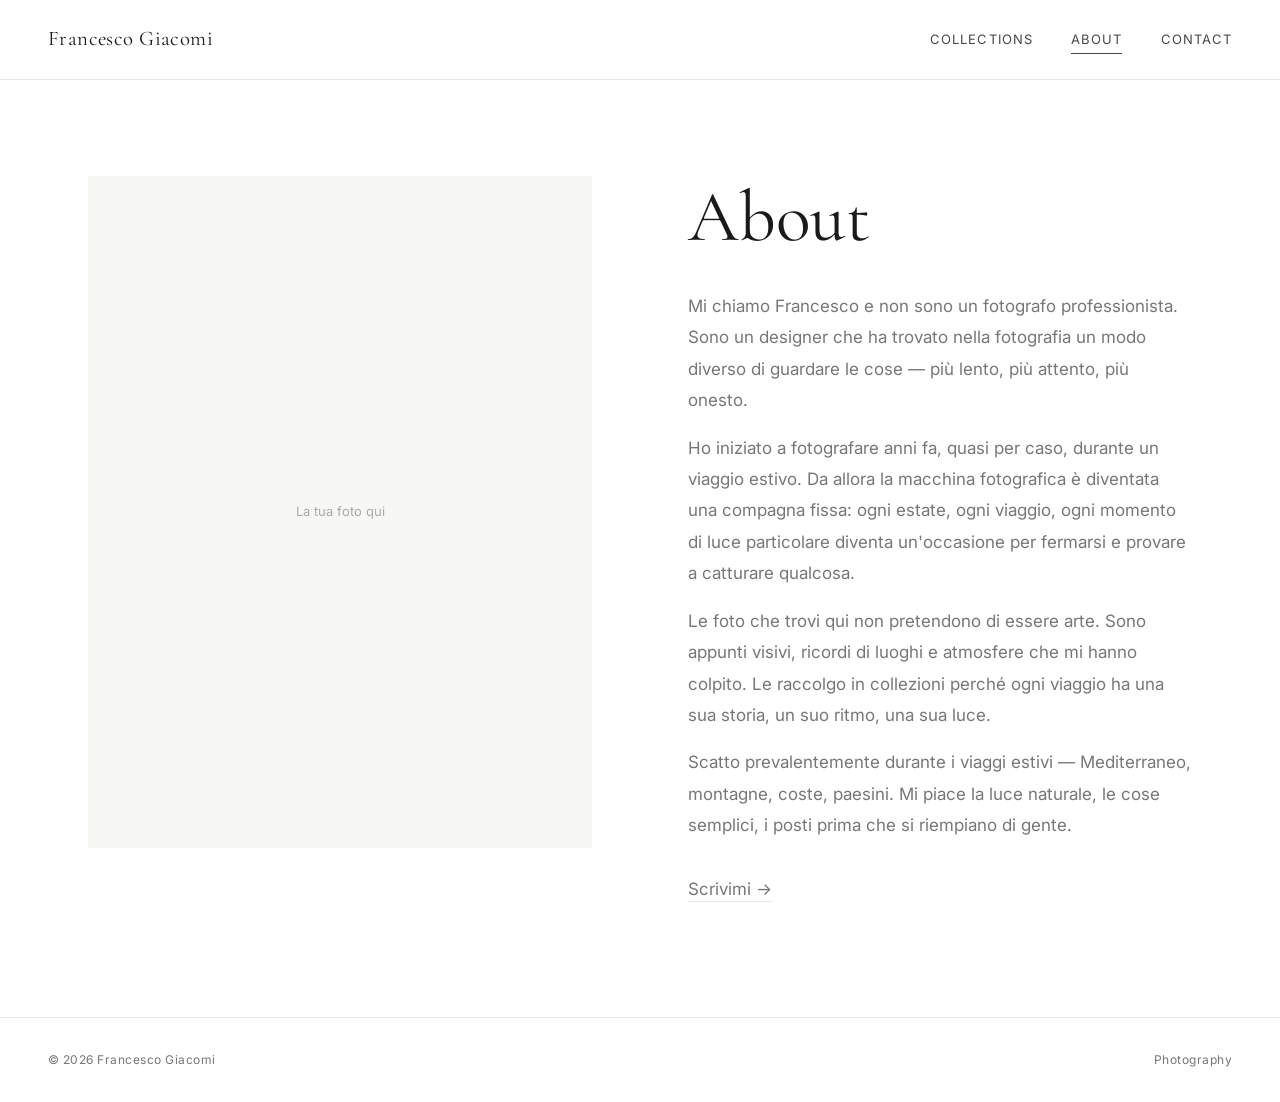
<file: photography/about.html>
<!doctype html>
<html lang="it">
<head>
  <meta charset="utf-8">
  <meta name="viewport" content="width=device-width, initial-scale=1, viewport-fit=cover">
  <meta name="theme-color" content="#ffffff">
  <title>About — Francesco Giacomi Photography</title>
  <meta name="description" content="Chi sono. Fotografo amatoriale, appassionato di viaggi e luce.">
  <meta property="og:title" content="About — Francesco Giacomi Photography">
  <meta property="og:type" content="website">
  <link rel="preconnect" href="https://fonts.googleapis.com">
  <link rel="preconnect" href="https://fonts.gstatic.com" crossorigin>
  <link href="https://fonts.googleapis.com/css2?family=Cormorant+Garamond:ital,wght@0,300;0,400;0,500;1,300;1,400&family=Inter:wght@300;400;500&display=swap" rel="stylesheet">
  <link rel="stylesheet" href="assets/css/styles.css">
</head>
<body>

  <header class="header header--solid">
    <a class="header__logo" href="index.html">Francesco Giacomi</a>
    <button class="header__toggle" aria-label="Menu" aria-expanded="false">
      <span></span><span></span><span></span>
    </button>
    <nav class="header__nav" aria-label="Navigazione principale">
      <a href="collections.html">Collections</a>
      <a href="about.html">About</a>
      <a href="contact.html">Contact</a>
    </nav>
  </header>

  <main>
    <div class="about">
      <div class="about__image fade-in">
        <!-- Replace with your portrait photo -->
        <div class="about__photo-placeholder">
          La tua foto qui
        </div>
      </div>

      <div class="about__text fade-in">
        <h1>About</h1>
        <p>
          Mi chiamo Francesco e non sono un fotografo professionista. Sono un designer
          che ha trovato nella fotografia un modo diverso di guardare le cose — più lento,
          più attento, più onesto.
        </p>
        <p>
          Ho iniziato a fotografare anni fa, quasi per caso, durante un viaggio estivo.
          Da allora la macchina fotografica è diventata una compagna fissa: ogni estate,
          ogni viaggio, ogni momento di luce particolare diventa un'occasione per fermarsi
          e provare a catturare qualcosa.
        </p>
        <p>
          Le foto che trovi qui non pretendono di essere arte. Sono appunti visivi,
          ricordi di luoghi e atmosfere che mi hanno colpito. Le raccolgo in collezioni
          perché ogni viaggio ha una sua storia, un suo ritmo, una sua luce.
        </p>
        <p>
          Scatto prevalentemente durante i viaggi estivi — Mediterraneo, montagne,
          coste, paesini. Mi piace la luce naturale, le cose semplici, i posti prima
          che si riempiano di gente.
        </p>
        <p style="margin-top: 2rem;">
          <a href="contact.html" style="border-bottom: 1px solid var(--color-border); padding-bottom: 2px; transition: border-color 0.3s;">
            Scrivimi &rarr;
          </a>
        </p>
      </div>
    </div>
  </main>

  <footer class="footer">
    <span>&copy; <span id="footer-year">2026</span> Francesco Giacomi</span>
    <span>Photography</span>
  </footer>

  <script src="assets/js/app.js" defer></script>
</body>
</html>
</file>
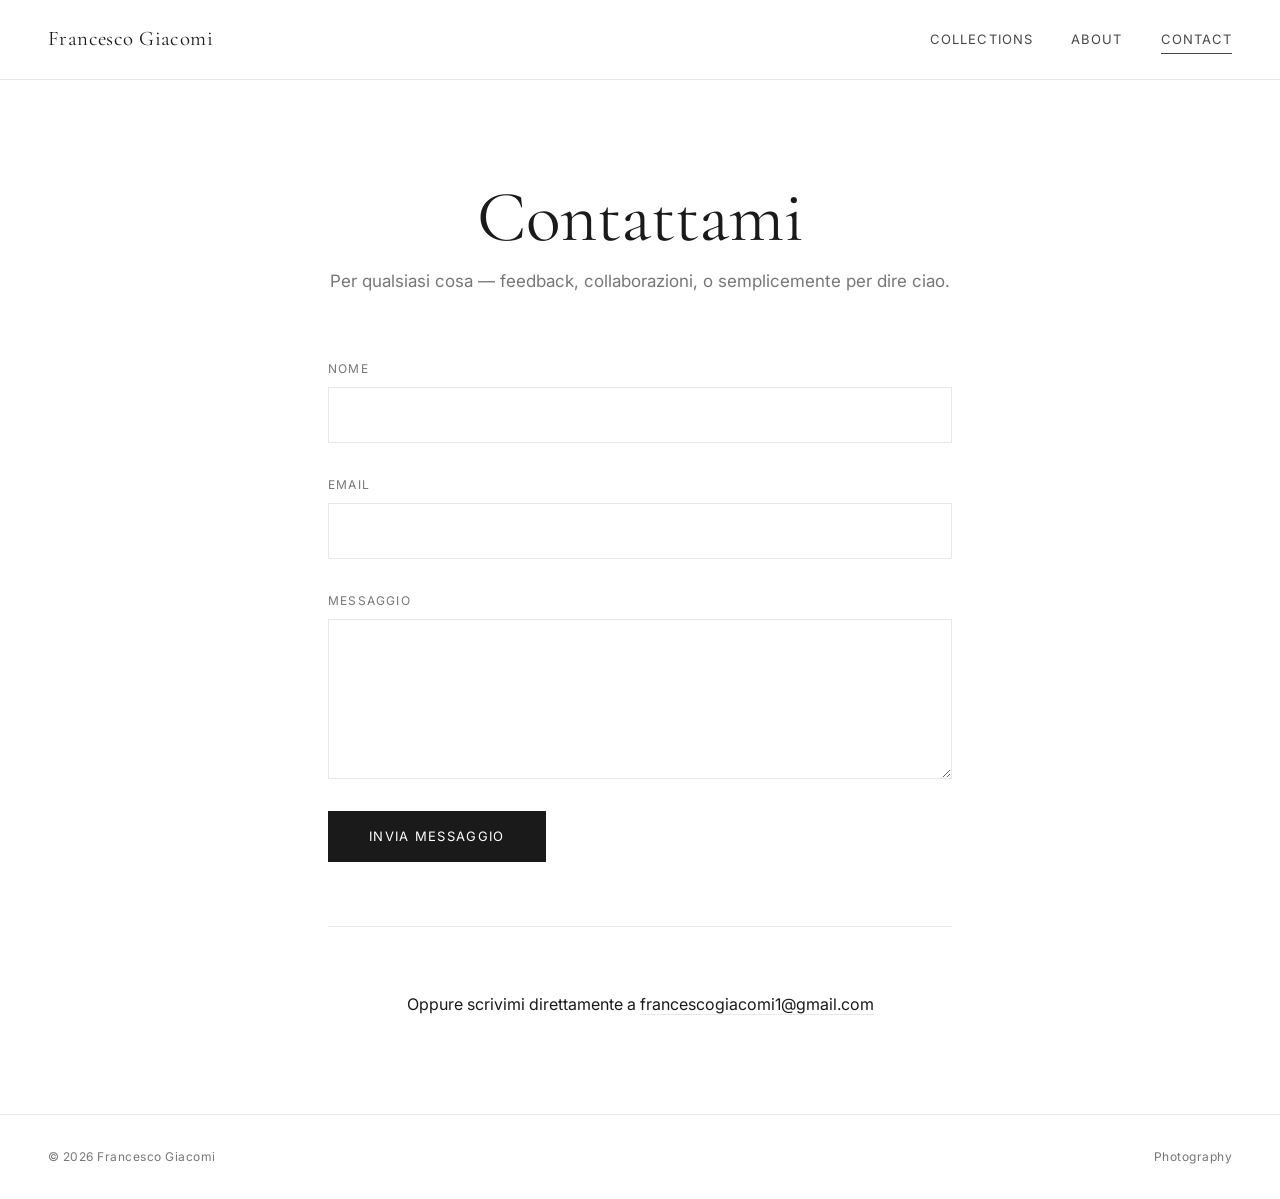
<file: photography/contact.html>
<!doctype html>
<html lang="it">
<head>
  <meta charset="utf-8">
  <meta name="viewport" content="width=device-width, initial-scale=1, viewport-fit=cover">
  <meta name="theme-color" content="#ffffff">
  <title>Contact — Francesco Giacomi Photography</title>
  <meta name="description" content="Scrivimi per qualsiasi cosa. Feedback, collaborazioni, o semplicemente per fare due chiacchiere.">
  <meta property="og:title" content="Contact — Francesco Giacomi Photography">
  <meta property="og:type" content="website">
  <link rel="preconnect" href="https://fonts.googleapis.com">
  <link rel="preconnect" href="https://fonts.gstatic.com" crossorigin>
  <link href="https://fonts.googleapis.com/css2?family=Cormorant+Garamond:ital,wght@0,300;0,400;0,500;1,300;1,400&family=Inter:wght@300;400;500&display=swap" rel="stylesheet">
  <link rel="stylesheet" href="assets/css/styles.css">
</head>
<body>

  <header class="header header--solid">
    <a class="header__logo" href="index.html">Francesco Giacomi</a>
    <button class="header__toggle" aria-label="Menu" aria-expanded="false">
      <span></span><span></span><span></span>
    </button>
    <nav class="header__nav" aria-label="Navigazione principale">
      <a href="collections.html">Collections</a>
      <a href="about.html">About</a>
      <a href="contact.html">Contact</a>
    </nav>
  </header>

  <main>
    <div class="contact">
      <h1>Contattami</h1>
      <p>
        Per qualsiasi cosa — feedback, collaborazioni, o semplicemente per dire ciao.
      </p>

      <form class="contact-form" id="contact-form">
        <div class="form-field">
          <label for="name">Nome</label>
          <input type="text" id="name" name="name" required autocomplete="name">
        </div>
        <div class="form-field">
          <label for="email">Email</label>
          <input type="email" id="email" name="email" required autocomplete="email">
        </div>
        <div class="form-field">
          <label for="message">Messaggio</label>
          <textarea id="message" name="message" required></textarea>
        </div>
        <button type="submit" class="form-submit">Invia messaggio</button>
      </form>

      <div class="contact-email">
        <p>
          Oppure scrivimi direttamente a
          <a href="mailto:francescogiacomi1@gmail.com">francescogiacomi1@gmail.com</a>
        </p>
      </div>
    </div>
  </main>

  <footer class="footer">
    <span>&copy; <span id="footer-year">2026</span> Francesco Giacomi</span>
    <span>Photography</span>
  </footer>

  <script src="assets/js/app.js" defer></script>
</body>
</html>
</file>
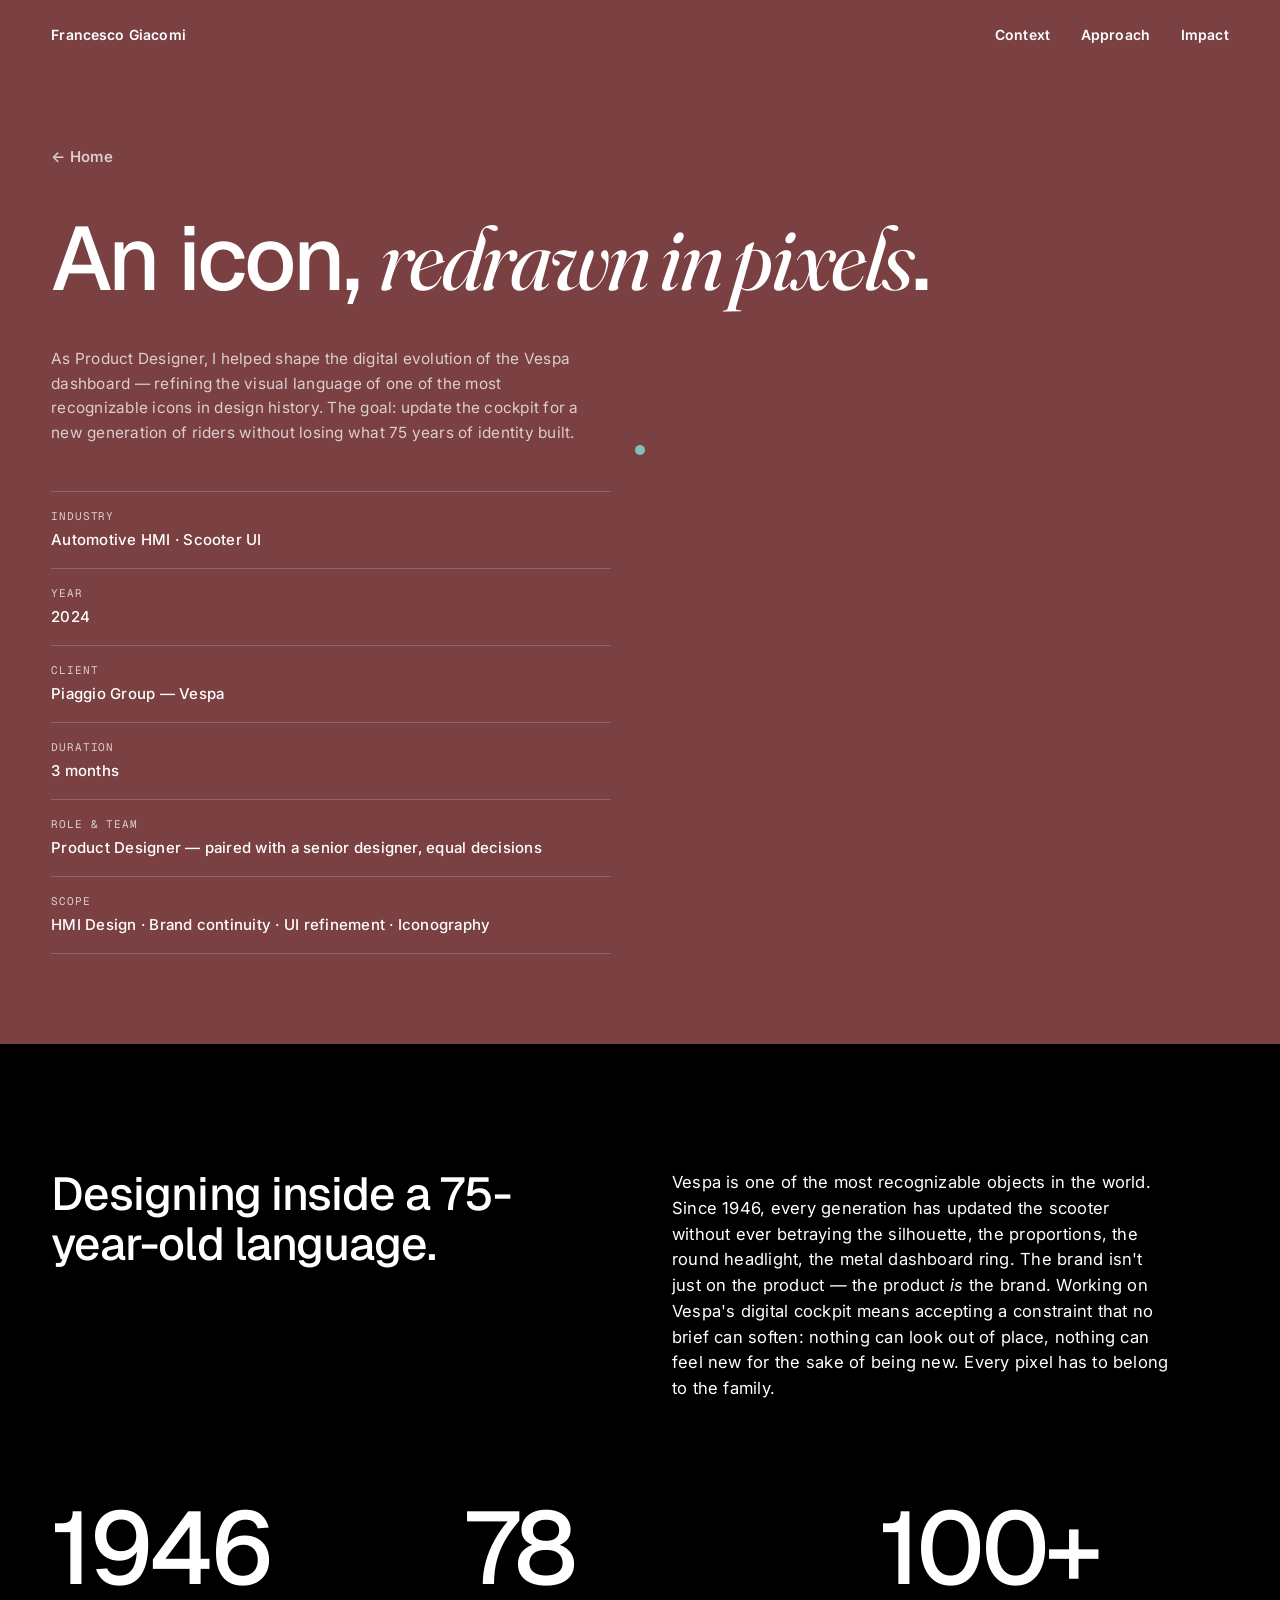
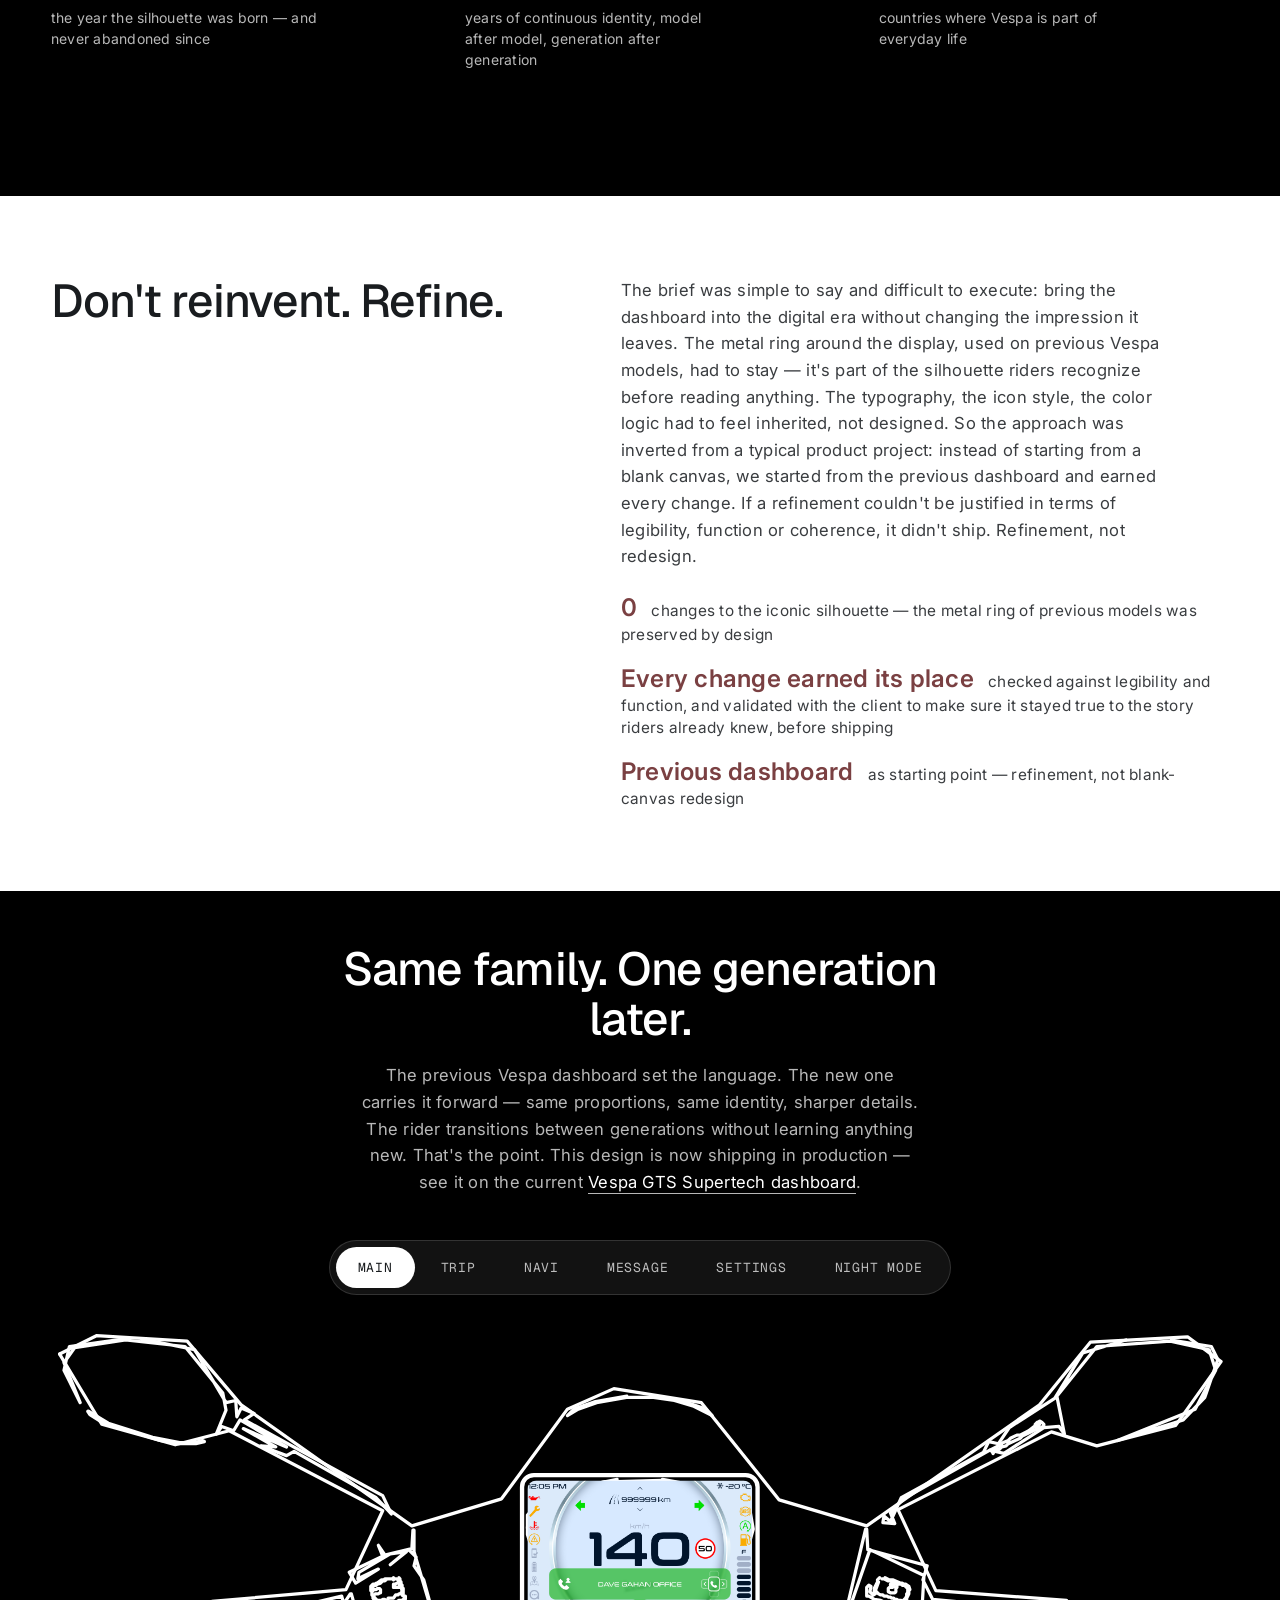
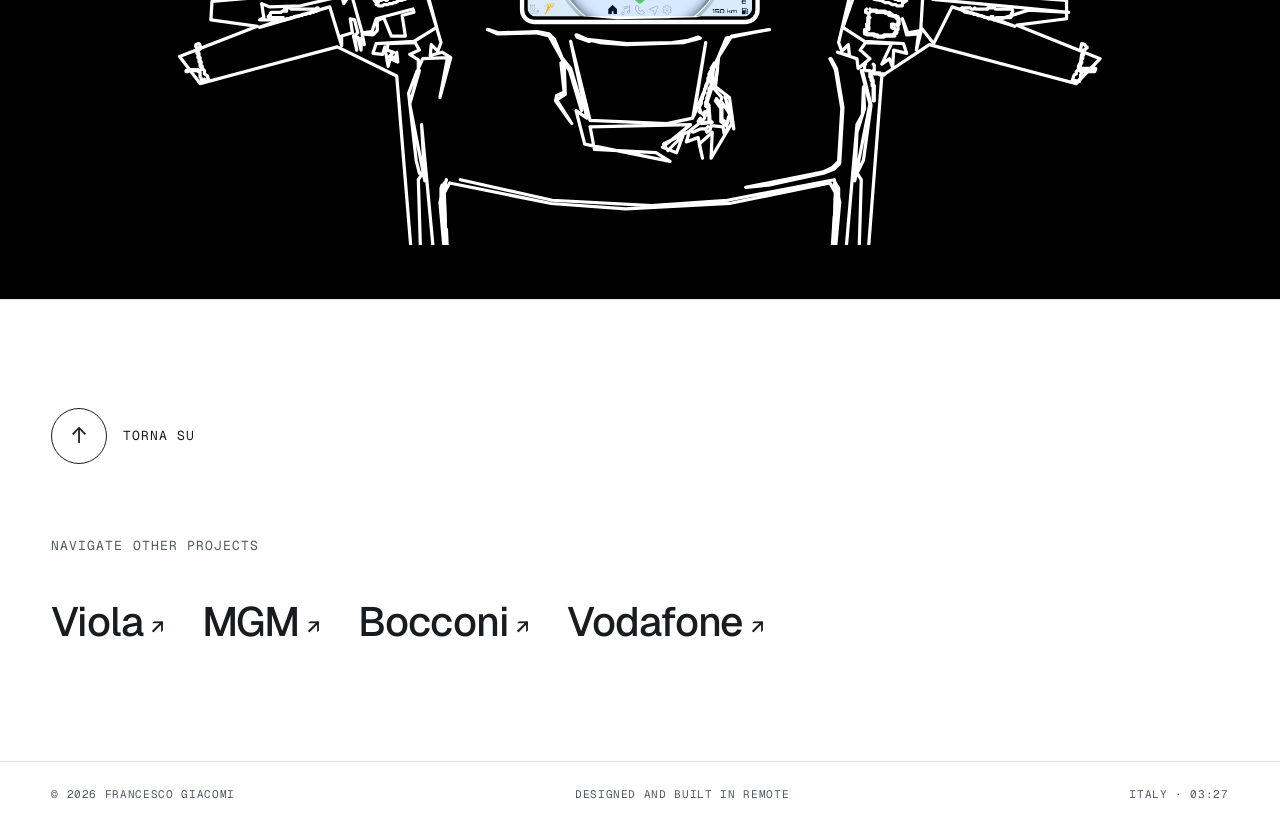
<file: projects/vespa.html>
<!doctype html>
<html lang="en">
<head>
  <meta charset="utf-8" />
  <meta name="viewport" content="width=device-width, initial-scale=1, viewport-fit=cover" />
  <meta name="theme-color" content="#7A4042" />
  <title>VESPA 230 Tech — Case Study · Francesco Giacomi</title>
  <meta name="description" content="VESPA 230 Tech — case study by Francesco Giacomi." />
  <link rel="preconnect" href="https://fonts.googleapis.com" />
  <link rel="preconnect" href="https://fonts.gstatic.com" crossorigin />
  <link href="https://fonts.googleapis.com/css2?family=Geist:wght@400;500;600;700&family=Geist+Mono:wght@400;500;600&family=Inter:wght@400;500;600;700&family=Fraunces:ital,opsz,wght@1,9..144,400;1,9..144,500&display=swap" rel="stylesheet" />
  <link rel="stylesheet" href="../assets/css/styles.css" />
  <link rel="stylesheet" href="../assets/css/case.css" />
  <!-- Page accent: PANTONE 19-1524 TPG (≈ #7A4042) -->
  <style>
    :root {
      --testata: #7A4042;
      --testata-deep: #5C3032;
      --primary: #7A4042;
      --primary-bright: #8E5052;
      --primary-deep: #5C3032;
    }
    /* Impact has four figures on this page */
    .cs-impact__stats--four { grid-template-columns: repeat(4, 1fr); }
    .cs-hero__media .vespa-rig { display:block; width:100%; height:auto; overflow:visible; }
    @media (min-width: 901px) {
      .cs-hero__media .vespa-rig { transform: rotate(-10deg) scale(1.06); transform-origin: 62% 50%; }
    }
    @media (min-width: 901px) {
      .cs-hero__media {
        width: clamp(720px, 82vw, 1520px);
        right: clamp(-340px,-8vw,-90px);
        bottom: auto;
        top: clamp(240px, 32vh, 470px);
        -webkit-mask-image: linear-gradient(to right, transparent 4%, rgba(0,0,0,0.35) 24%, #000 44%);
                mask-image: linear-gradient(to right, transparent 4%, rgba(0,0,0,0.35) 24%, #000 44%);
      }
    }
    /* Generational dashboard switcher */
    .vespa-switch { background: var(--canvas-dark); color: var(--on-dark); padding: clamp(40px,6vh,84px) var(--gutter); }
    .vespa-switch__head { max-width: 64ch; margin: 0 auto; text-align: center; }
    .vespa-switch__link { color: var(--on-dark); border-bottom: 1px solid var(--on-dark-mute); padding-bottom: 1px; transition: border-color .3s var(--ease-out); }
    .vespa-switch__link:hover { border-color: var(--on-dark); }
    .vespa-switch__head h2 { font-family: var(--f-display); font-weight:500; font-size: clamp(28px,3.6vw,52px); line-height:1.08; letter-spacing:-0.02em; margin:0 0 18px; color: var(--on-dark); }
    .vespa-switch__head p { font-size: clamp(16px,1.3vw,19px); line-height:1.6; color: var(--on-dark-mute); margin:0 auto; max-width:56ch; }
    .vespa-switch__stage { max-width: min(1750px, 98vw); margin: clamp(10px,2vh,22px) auto 0; }
    .vespa-switch__stage .vespa-rig { display:block; width:100%; height:auto; }
    .vespa-cockpit { transition: opacity .55s cubic-bezier(.4,0,.2,1); }
    .vespa-switch__control-wrap { text-align:center; margin-top: clamp(28px,5vh,48px); }
    .vespa-switch__control { position: relative; display: inline-flex; gap: 4px; padding: 6px; border-radius: 999px; background: rgba(255,255,255,0.07); border:1px solid rgba(255,255,255,0.14); }
    .vespa-switch__pill { position:absolute; top:6px; bottom:6px; left:0; width:0; border-radius:999px; background:#fff; z-index:0; transition: transform .4s cubic-bezier(.22,1,.36,1), width .4s cubic-bezier(.22,1,.36,1); }
    .vespa-switch__btn { position:relative; z-index:1; border:0; background:transparent; cursor:pointer; font-family:var(--f-mono); font-size:13px; letter-spacing:.06em; text-transform:uppercase; color: var(--on-dark-mute); padding: 12px 22px; border-radius:999px; transition: color .3s; }
    .vespa-switch__btn:hover { color: var(--on-dark); }
    .vespa-switch__btn.is-active { color: var(--ink); }
    @media (max-width:640px){ .vespa-switch__control{ flex-wrap:wrap; border-radius:22px; justify-content:center; } .vespa-switch__pill{ display:none; } .vespa-switch__btn.is-active{ background:#fff; } }
  </style>
</head>
<body>
  <div class="cursor" id="cursor" aria-hidden="true">
    <span class="cursor__dot"></span>
    <span class="cursor__ring"></span>
  </div>

  <header class="site-header site-header--case">
    <a class="brand" href="../index.html" data-cursor="hover">Francesco Giacomi</a>
    <nav class="nav" aria-label="Primary">
      <a href="#problem" data-cursor="hover">Context</a>
      <a href="#approach" data-cursor="hover">Approach</a>
      <a href="#dashboard" data-cursor="hover">Impact</a>
    </nav>
  </header>

  <main>
    <article class="cs">

      <!-- ===== HERO (testata) ===== -->
      <header class="cs-hero" id="top">
        <div class="cs-hero__inner">
          <a class="cs-hero__back" href="../index.html" data-cursor="hover">← Home</a>
          <h1 class="cs-hero__title">
            An icon, <em>redrawn in pixels</em>.
          </h1>
          <div class="cs-hero__col">
            <p class="cs-hero__intro">
              As Product Designer, I helped shape the digital evolution of the
              Vespa dashboard — refining the visual language of one of the most
              recognizable icons in design history. The goal: update the cockpit
              for a new generation of riders without losing what 75 years of
              identity built.
            </p>
            <dl class="cs-hero__meta">
              <div><dt>Industry</dt><dd>Automotive HMI · Scooter UI</dd></div>
              <div><dt>Year</dt><dd>2024</dd></div>
              <div><dt>Client</dt><dd>Piaggio Group — Vespa</dd></div>
              <div><dt>Duration</dt><dd>3 months</dd></div>
              <div><dt>Role &amp; Team</dt><dd>Product Designer — paired with a senior designer, equal decisions</dd></div>
              <div><dt>Scope</dt><dd>HMI Design · Brand continuity · UI refinement · Iconography</dd></div>
            </dl>
          </div>
        </div>
      </header>

      <!-- ===== CONTEXT (dark) ===== -->
      <section class="cs-context" id="problem">
        <div class="cs-context__inner">
          <div class="cs-context__head">
            <h2>Designing inside a 75-year-old language.</h2>
            <div class="cs-context__copy">
              <p>
                Vespa is one of the most recognizable objects in the world.
                Since 1946, every generation has updated the scooter without ever
                betraying the silhouette, the proportions, the round headlight,
                the metal dashboard ring. The brand isn't just on the product —
                the product <em>is</em> the brand. Working on Vespa's digital
                cockpit means accepting a constraint that no brief can soften:
                nothing can look out of place, nothing can feel new for the sake
                of being new. Every pixel has to belong to the family.
              </p>
            </div>
          </div>
          <dl class="cs-context__stats">
            <div><dt>1946</dt><dd>the year the silhouette was born — and never abandoned since</dd></div>
            <div><dt>78</dt><dd>years of continuous identity, model after model, generation after generation</dd></div>
            <div><dt>100+</dt><dd>countries where Vespa is part of everyday life</dd></div>
          </dl>
        </div>
      </section>

      <!-- ===== APPROACH ===== -->
      <section class="cs-block" id="approach">
        <h2 class="cs-block__title">Don't reinvent. Refine.</h2>
        <div class="cs-block__body">
          <p>
            The brief was simple to say and difficult to execute: bring the
            dashboard into the digital era without changing the impression it
            leaves. The metal ring around the display, used on previous Vespa
            models, had to stay — it's part of the silhouette riders recognize
            before reading anything. The typography, the icon style, the color
            logic had to feel inherited, not designed. So the approach was
            inverted from a typical product project: instead of starting from a
            blank canvas, we started from the previous dashboard and earned every
            change. If a refinement couldn't be justified in terms of legibility,
            function or coherence, it didn't ship. Refinement, not redesign.
          </p>
          <ul class="cs-decision__stats">
            <li><b>0</b> changes to the iconic silhouette — the metal ring of previous models was preserved by design</li>
            <li><b>Every change earned its place</b> checked against legibility and function, and validated with the client to make sure it stayed true to the story riders already knew, before shipping</li>
            <li><b>Previous dashboard</b> as starting point — refinement, not blank-canvas redesign</li>
          </ul>
        </div>
      </section>

      <!-- ===== GENERATIONAL DASHBOARD SWITCHER ===== -->
      <section class="vespa-switch" id="dashboard">
        <div class="vespa-switch__head">
          <h2>Same family. One generation later.</h2>
          <p>The previous Vespa dashboard set the language. The new one carries it forward — same proportions, same identity, sharper details. The rider transitions between generations without learning anything new. That's the point. This design is now shipping in production — see it on the current <a class="vespa-switch__link" href="https://www.vespa.com/it_IT/modelli/gts/gts-supertech-310-hpe-2026/" target="_blank" rel="noopener">Vespa GTS Supertech dashboard</a>.</p>
        </div>
        <div class="vespa-switch__control-wrap">
          <div class="vespa-switch__control" role="tablist" aria-label="Dashboard views">
            <span class="vespa-switch__pill" aria-hidden="true"></span>
            <button class="vespa-switch__btn is-active" data-img="../assets/img/projects/vespadash.png">Main</button>
            <button class="vespa-switch__btn" data-img="../assets/img/projects/vespa-trip.png">Trip</button>
            <button class="vespa-switch__btn" data-img="../assets/img/projects/vespa-navi.png">Navi</button>
            <button class="vespa-switch__btn" data-img="../assets/img/projects/vespa-message.png">Message</button>
            <button class="vespa-switch__btn" data-img="../assets/img/projects/vespa-settings.jpg">Settings</button>
            <button class="vespa-switch__btn" data-img="../assets/img/projects/vespa-night.png">Night Mode</button>
          </div>
        </div>
        <div class="vespa-switch__stage">
          <svg class="vespa-rig" viewBox="5 88 1090 492" fill="none" xmlns="http://www.w3.org/2000/svg"
                         stroke="#ffffff" stroke-width="3" stroke-linecap="round" stroke-linejoin="round"
                         role="img" aria-label="Vespa 230 Tech handlebar with digital dashboard">
                      <defs><clipPath id="vespaScreen"><rect x="446" y="243" width="208" height="126" rx="8"/></clipPath></defs>
                      <path d="M 13 126 L 52 191 L 120 210 L 170 197 L 312 271 L 278 344 L 154 355 L 153 372 L 196 378 L 124 406 L 143 431 L 270 397 L 325 424 L 341 618"/>
                      <path d="M 759 618 L 774 424 L 818 395 L 954 431 L 976 408 L 899 377 L 945 371 L 945 354 L 824 345 L 789 270 L 931 198 L 973 211 L 1046 192 L 1088 133 L 1057 110 L 967 115 L 920 173 L 760 285 L 679 261 L 607 171 L 526 158 L 483 177 L 422 260 L 339 285 L 181 173 L 131 114 L 47 109 L 13 126"/>
                      <path d="M 730 524 L 731 523 L 734 528 L 734 540 L 733 541 L 733 555 L 732 556 L 729 602 L 728 603 L 728 612 L 727 613 L 726 612 L 726 601 L 727 600 L 730 554 L 731 553 L 731 537 L 732 536 L 732 531 L 730 525"/>
                      <path d="M 369 523 L 370 525 L 368 531 L 368 537 L 369 538 L 370 565 L 371 566 L 372 589 L 373 590 L 373 600 L 374 601 L 374 612 L 373 613 L 372 612 L 369 568 L 368 567 L 368 556 L 367 555 L 367 541 L 366 540 L 366 528 L 367 525"/>
                      <path d="M 371 520 L 365 541 L 372 618 L 369 532 L 374 523 L 468 542 L 537 547 L 633 542 L 726 523 L 731 532 L 728 618 L 735 541 L 730 520 L 631 539 L 561 544 L 469 539 L 384 520"/>
                      <path d="M 615 420 L 616 419 L 617 420 L 617 426 L 616 427 L 616 433 L 614 436 L 614 439 L 613 440 L 613 443 L 612 444 L 612 447 L 611 448 L 611 452 L 613 453 L 613 457 L 614 458 L 614 466 L 613 467 L 609 467 L 608 465 L 610 463 L 610 461 L 612 460 L 611 457 L 610 457 L 610 459 L 609 460 L 607 458 L 606 458 L 605 457 L 606 456 L 605 453 L 607 449 L 607 446 L 608 445 L 608 443 L 610 439 L 610 436 L 611 435 L 611 433 L 613 429 L 613 426 L 614 425 L 614 422 L 615 421"/>
                      <path d="M 755 419 L 763 450 L 749 521 L 751 476 L 758 454 L 757 434 L 756 460 L 751 469 L 738 618 L 740 613 L 742 618 L 747 592 L 747 618 L 752 618 L 755 520 L 751 514 L 757 502 L 764 451 L 756 419"/>
                      <path d="M 344 419 L 336 440 L 343 502 L 346 514 L 349 514 L 345 520 L 348 618 L 353 618 L 353 592 L 358 618 L 360 613 L 362 618 L 348 469 L 351 521 L 337 450 L 346 419"/>
                      <path d="M 759 413 L 758 414 L 758 418 L 759 419 L 763 419 L 764 420 L 763 421 L 763 425 L 764 426 L 764 428 L 765 429 L 765 433 L 766 434 L 766 447 L 767 447 L 767 433 L 766 432 L 766 428 L 765 427 L 765 425 L 764 424 L 764 423 L 765 422 L 771 422 L 772 423 L 776 423 L 776 422 L 773 422 L 772 421 L 766 421 L 765 420 L 766 419 L 767 419 L 767 414 L 766 413"/>
                      <path d="M 621 410 L 622 417 L 619 436 L 626 444 L 625 447 L 634 460 L 632 462 L 631 468 L 626 464 L 626 453 L 621 445 L 620 447 L 625 454 L 625 466 L 631 471 L 631 473 L 628 477 L 627 471 L 616 470 L 615 474 L 612 476 L 611 473 L 613 471 L 611 473 L 606 473 L 599 476 L 597 474 L 605 468 L 604 466 L 606 463 L 607 468 L 617 467 L 615 465 L 614 451 L 612 449 L 617 434 L 618 418 L 616 417 L 619 412"/>
                      <path d="M 726 408 L 731 418 L 737 454 L 734 503 L 728 509 L 719 513 L 648 527 L 669 525 L 720 514 L 730 510 L 735 505 L 738 453 L 732 417 L 727 408"/>
                      <path d="M 959 394 L 958 399 L 960 401 L 960 403 L 959 404 L 958 411 L 956 415 L 956 418 L 954 420 L 954 422 L 952 423 L 950 429 L 952 428 L 957 429 L 957 427 L 958 426 L 958 423 L 960 420 L 971 420 L 972 417 L 960 417 L 960 418 L 958 420 L 957 419 L 957 416 L 958 415 L 958 413 L 959 412 L 959 409 L 960 408 L 960 405 L 961 404 L 961 400 L 964 398 L 964 397 L 963 397 L 962 395 L 960 394"/>
                      <path d="M 141 394 L 139 395 L 139 397 L 141 398 L 140 399 L 140 403 L 141 404 L 141 407 L 142 408 L 142 411 L 143 412 L 143 415 L 144 416 L 144 418 L 143 419 L 141 418 L 132 418 L 130 419 L 130 420 L 132 420 L 133 419 L 140 419 L 143 421 L 143 425 L 144 426 L 144 428 L 146 429 L 147 427 L 148 429 L 151 428 L 151 427 L 150 426 L 150 424 L 147 422 L 147 419 L 145 417 L 145 415 L 144 414 L 144 411 L 143 410 L 143 407 L 142 406 L 142 403 L 141 402 L 141 401 L 143 399 L 143 396 L 142 394"/>
                      <path d="M 491 386 L 492 388 L 503 392 L 505 391 L 513 393 L 537 395 L 591 393 L 606 389 L 604 388 L 595 391 L 580 393 L 538 394 L 501 390 L 492 386"/>
                      <path d="M 669 381 L 630 389 L 600 461 L 611 393 L 599 463 L 575 468 L 504 465 L 486 392 L 501 463 L 491 456 L 499 487 L 578 503 L 565 495 L 508 492 L 504 471 L 597 469 L 571 490 L 584 495 L 590 479 L 576 493 L 572 487 L 596 475 L 593 485 L 604 481 L 608 500 L 605 487 L 617 476 L 616 500 L 635 468 L 629 443 L 637 473 L 633 444 L 620 434 L 623 406 L 635 387 L 670 381"/>
                      <path d="M 409 381 L 418 385 L 454 384 L 466 387 L 479 410 L 477 412 L 480 439 L 473 442 L 472 447 L 487 468 L 473 446 L 481 441 L 480 412 L 485 419 L 496 456 L 497 453 L 486 417 L 478 407 L 471 390 L 466 385 L 455 383 L 419 384 L 410 381"/>
                      <path d="M 529 368 L 530 367 L 577 367 L 578 368 L 577 369 L 530 369"/>
                      <path d="M 763 365 L 764 364 L 768 364 L 769 365 L 776 365 L 777 366 L 779 366 L 781 368 L 786 369 L 789 372 L 789 375 L 787 377 L 786 377 L 785 376 L 783 376 L 783 379 L 784 380 L 786 380 L 787 381 L 786 384 L 784 386 L 776 386 L 775 387 L 771 387 L 770 386 L 768 386 L 767 385 L 761 385 L 759 383 L 761 381 L 762 381 L 762 378 L 761 377 L 762 376 L 762 371 L 763 370"/>
                      <path d="M 760 362 L 759 363 L 759 365 L 760 365 L 762 367 L 762 369 L 761 370 L 761 375 L 760 376 L 760 378 L 761 379 L 759 381 L 758 381 L 758 385 L 759 385 L 760 386 L 766 386 L 767 387 L 769 387 L 770 388 L 776 388 L 777 387 L 786 387 L 786 386 L 788 384 L 788 382 L 789 381 L 789 377 L 790 376 L 790 371 L 789 370 L 789 369 L 788 369 L 787 368 L 785 368 L 781 365 L 778 365 L 777 364 L 770 364 L 769 363 L 764 363 L 763 362"/>
                      <path d="M 221 362 L 222 361 L 226 361 L 227 362 L 250 362 L 251 361 L 252 361 L 253 362 L 251 364 L 249 364 L 248 365 L 246 365 L 245 366 L 242 366 L 241 367 L 238 367 L 237 368 L 230 369 L 229 370 L 227 370 L 226 371 L 223 371 L 222 372 L 221 372 L 220 371 L 220 370 L 207 370 L 206 369 L 207 368 L 208 368 L 208 366 L 209 365 L 218 365 L 219 364 L 223 364 L 223 363 L 222 363"/>
                      <path d="M 872 361 L 873 360 L 874 361 L 876 361 L 878 360 L 879 362 L 894 362 L 895 363 L 895 365 L 894 366 L 894 369 L 893 370 L 880 370 L 880 371 L 878 372 L 877 371 L 877 369 L 875 369 L 875 370 L 873 371 L 872 370 L 870 370 L 866 368 L 863 368 L 862 367 L 859 367 L 858 366 L 851 365 L 847 362 L 848 361 L 856 361 L 857 362 L 859 362 L 860 361 L 861 362 L 872 362"/>
                      <path d="M 282 348 L 276 357 L 274 350 L 236 359 L 207 360 L 200 357 L 202 370 L 198 372 L 218 372 L 198 379 L 263 360 L 274 396 L 274 387 L 284 384 L 282 371 L 286 372 L 289 384 L 285 387 L 288 400 L 286 388 L 289 388 L 292 400 L 292 389 L 295 395 L 293 385 L 303 386 L 307 382 L 307 373 L 313 370 L 320 387 L 333 387 L 330 368 L 341 365 L 340 362 L 306 371 L 302 383 L 293 384 L 283 348"/>
                      <path d="M 774 334 L 776 334 L 780 336 L 783 336 L 787 338 L 786 339 L 782 339 L 782 340 L 784 340 L 785 341 L 784 342 L 781 342 L 780 343 L 780 346 L 782 347 L 786 347 L 787 346 L 787 343 L 788 342 L 788 340 L 787 339 L 788 338 L 790 339 L 792 339 L 793 340 L 795 340 L 798 343 L 798 347 L 797 348 L 797 350 L 796 352 L 793 355 L 792 354 L 789 354 L 788 353 L 786 353 L 785 352 L 783 352 L 782 351 L 780 351 L 779 350 L 776 350 L 775 349 L 773 349 L 771 348 L 768 345 L 771 337"/>
                      <path d="M 322 335 L 323 334 L 325 334 L 327 336 L 327 337 L 326 338 L 325 338 L 324 339 L 322 339 L 322 342 L 327 342 L 327 341 L 328 340 L 329 341 L 330 346 L 328 348 L 327 348 L 326 349 L 324 349 L 322 352 L 317 352 L 317 353 L 316 354 L 315 354 L 314 353 L 312 353 L 311 354 L 307 354 L 304 351 L 304 349 L 305 348 L 308 348 L 309 347 L 310 347 L 310 344 L 309 343 L 307 343 L 306 344 L 304 344 L 303 345 L 302 344 L 302 343 L 304 340 L 306 340 L 307 339 L 310 338 L 312 336 L 314 336 L 315 335"/>
                      <path d="M 772 333 L 770 335 L 770 337 L 767 343 L 767 346 L 768 348 L 766 349 L 763 346 L 764 341 L 762 340 L 760 342 L 760 350 L 762 350 L 767 353 L 773 354 L 777 356 L 780 356 L 784 358 L 787 358 L 788 359 L 793 359 L 793 357 L 797 354 L 797 352 L 799 348 L 799 345 L 800 344 L 799 341 L 796 339 L 794 339 L 793 338 L 791 338 L 784 335 L 781 335 L 777 333"/>
                      <path d="M 322 333 L 321 334 L 314 334 L 313 335 L 311 335 L 307 338 L 306 338 L 305 339 L 303 339 L 301 341 L 301 345 L 302 346 L 302 349 L 303 350 L 303 352 L 305 355 L 307 355 L 308 356 L 307 357 L 306 357 L 306 358 L 307 358 L 308 359 L 312 359 L 313 358 L 317 358 L 318 357 L 321 357 L 322 356 L 324 356 L 327 354 L 330 354 L 331 353 L 333 353 L 333 350 L 331 350 L 330 349 L 331 348 L 331 343 L 330 342 L 330 340 L 329 339 L 329 337 L 328 336 L 328 334 L 327 333"/>
                      <path d="M 340 289 L 339 306 L 314 312 L 308 303 L 312 313 L 281 328 L 287 338 L 308 325 L 289 334 L 290 328 L 319 311 L 334 309 L 319 321 L 336 307 L 343 314 L 341 322 L 350 335 L 362 379 L 341 392 L 306 394 L 303 403 L 312 404 L 314 397 L 317 415 L 319 408 L 326 411 L 325 402 L 324 407 L 318 406 L 322 402 L 316 400 L 317 394 L 342 393 L 346 400 L 337 404 L 345 409 L 345 417 L 349 408 L 372 407 L 365 444 L 375 407 L 367 402 L 356 405 L 357 395 L 363 401 L 366 393 L 341 309 L 341 289"/>
                      <path d="M 759 288 L 734 393 L 737 401 L 743 395 L 744 405 L 733 402 L 751 408 L 752 417 L 763 408 L 754 400 L 759 393 L 783 394 L 774 413 L 781 408 L 784 416 L 785 400 L 797 403 L 794 394 L 758 392 L 738 379 L 763 307 L 813 331 L 810 382 L 798 384 L 793 371 L 797 386 L 808 385 L 806 400 L 811 380 L 822 394 L 839 360 L 897 378 L 881 372 L 910 363 L 947 365 L 821 353 L 812 335 L 816 322 L 761 307 L 760 288"/>
                      <path d="M 512 284 L 588 283 L 588 286 L 567 286 L 602 294 L 603 334 L 555 339 L 542 332 L 595 330 L 562 332 L 540 329 L 543 336 L 539 339 L 529 339 L 528 336 L 515 339 L 504 330 L 504 334 L 513 340 L 506 341 L 499 336 L 501 338 L 498 341 L 498 294 L 533 286 L 512 285"/>
                      <path d="M 497 282 L 496 342 L 604 342 L 604 283 L 499 282"/>
                      <path d="M 538 265 L 505 268 L 494 271 L 487 270 L 479 275 L 488 271 L 495 272 L 506 269 L 539 266 L 576 267 L 605 272 L 613 271 L 618 273 L 614 270 L 606 271 L 587 267 L 557 265"/>
                      <path d="M 532 257 L 566 256 L 598 260 L 615 265 L 638 279 L 639 283 L 634 285 L 625 277 L 633 289 L 638 285 L 639 291 L 630 333 L 617 350 L 603 356 L 560 359 L 497 356 L 483 350 L 470 333 L 461 286 L 467 289 L 475 277 L 466 285 L 461 283 L 462 279 L 485 265 L 522 257"/>
                      <path d="M 532 255 L 493 261 L 462 276 L 460 292 L 473 342 L 488 355 L 506 358 L 561 360 L 612 355 L 623 347 L 631 334 L 640 292 L 639 277 L 607 261 L 567 255"/>
                      <path d="M 529 244 L 570 243 L 599 247 L 622 254 L 651 273 L 654 287 L 639 336 L 614 364 L 496 364 L 484 361 L 469 348 L 454 317 L 446 287 L 447 276 L 458 265 L 476 255 L 518 244"/>
                      <path d="M 529 242 L 480 252 L 456 264 L 446 275 L 446 293 L 460 338 L 476 357 L 474 359 L 486 366 L 529 370 L 603 368 L 621 363 L 639 345 L 655 288 L 652 271 L 636 259 L 615 250 L 571 242"/>
                      <path d="M 919 189 L 920 188 L 922 189 L 924 191 L 924 192 L 922 194 L 918 196 L 916 196 L 904 202 L 902 204 L 891 209 L 889 211 L 885 212 L 883 214 L 878 216 L 877 218 L 876 216 L 874 215 L 884 210 L 886 208 L 891 206 L 893 204 L 899 201 L 902 201 L 910 197 L 915 193 L 919 193 L 920 191 L 918 192 L 916 191 L 918 189"/>
                      <path d="M 39 179 L 41 182 L 52 189 L 106 206 L 123 209 L 139 209 L 147 207 L 145 206 L 138 208 L 124 208 L 99 203 L 58 190 L 40 179"/>
                      <path d="M 538 165 L 509 170 L 489 177 L 483 183 L 493 177 L 510 171 L 539 166 L 561 166 L 582 169 L 599 174 L 617 183 L 611 177 L 591 170 L 562 165"/>
                      <path d="M 1000 113 L 960 125 L 934 167 L 892 194 L 882 209 L 873 207 L 868 217 L 792 259 L 782 281 L 776 276 L 775 282 L 786 283 L 782 273 L 794 260 L 874 215 L 887 218 L 924 194 L 938 193 L 943 200 L 936 165 L 973 119 L 1041 114 L 1077 122 L 1083 141 L 1064 177 L 992 206 L 1053 187 L 1073 166 L 1085 131 L 1079 119 L 1042 113"/>
                      <path d="M 73 112 L 22 119 L 17 141 L 32 171 L 17 134 L 27 120 L 74 113 L 129 119 L 164 162 L 167 178 L 158 200 L 163 193 L 174 197 L 180 187 L 223 212 L 183 195 L 213 212 L 199 211 L 223 220 L 230 216 L 306 259 L 320 274 L 312 257 L 184 187 L 193 181 L 181 176 L 177 184 L 176 169 L 167 171 L 138 122 L 89 112"/>
                      <image class="vespa-cockpit" id="cockA" href="../assets/img/projects/vespadash.png" x="446" y="243" width="208" height="126" preserveAspectRatio="xMidYMid slice" clip-path="url(#vespaScreen)"/>
                      <image class="vespa-cockpit" id="cockB" href="" x="446" y="243" width="208" height="126" preserveAspectRatio="xMidYMid slice" clip-path="url(#vespaScreen)" style="opacity:0"/>
                      <rect x="441" y="238" width="218" height="136" rx="11" stroke-width="4"/>
                    </svg>
        </div>
      </section>

      <!-- ===== OUTRO — back to top + other projects ===== -->
      <footer class="cs-outro">
        <a class="cs-outro__top" href="#top" data-cursor="hover" aria-label="Torna su">
          <span class="cs-outro__top-icon" aria-hidden="true">↑</span>
          <span class="cs-outro__top-text">Torna su</span>
        </a>
        <p class="cs-outro__label">Navigate other projects</p>
        <ul class="cs-outro__projects">
          <li><a href="viola.html" data-cursor="hover">Viola <span aria-hidden="true">↗</span></a></li>
          <li><a href="guzzi.html" data-cursor="hover">MGM <span aria-hidden="true">↗</span></a></li>
          <li><a href="bocconi.html" data-cursor="hover">Bocconi <span aria-hidden="true">↗</span></a></li>
          <li><a href="vodafone.html" data-cursor="hover">Vodafone <span aria-hidden="true">↗</span></a></li>
        </ul>
      </footer>
    </article>
  </main>

  <footer class="footer">
    <div class="footer__row">
      <span>© 2026 Francesco Giacomi</span>
      <span>Designed and built in remote</span>
      <span class="footer__time" id="footerTime">—</span>
    </div>
  </footer>

  <script src="../assets/js/script.js" defer></script>
  <script>
  (function(){
    var sec=document.querySelector('.vespa-switch'); if(!sec)return;
    var btns=[].slice.call(sec.querySelectorAll('.vespa-switch__btn'));
    var pill=sec.querySelector('.vespa-switch__pill');
    var layers=[document.getElementById('cockA'),document.getElementById('cockB')]; var front=0; var XLINK='http://www.w3.org/1999/xlink';
    function move(btn){ if(!pill||!btn)return; pill.style.width=btn.offsetWidth+'px'; pill.style.transform='translateX('+btn.offsetLeft+'px)'; }
    function activate(btn){
      btns.forEach(function(b){ b.classList.toggle('is-active', b===btn); });
      move(btn);
      var img=btn.getAttribute('data-img');
      if(img){ var back=layers[1-front], fr=layers[front]; back.setAttribute('href',img); back.setAttributeNS(XLINK,'href',img); back.parentNode.appendChild(back); back.style.opacity='0'; requestAnimationFrame(function(){ back.style.opacity='1'; }); setTimeout(function(){ fr.style.opacity='0'; },600); front=1-front; }
    }
    btns.forEach(function(b){ b.addEventListener('click',function(){activate(b);}); });
    function init(){ move(sec.querySelector('.vespa-switch__btn.is-active')||btns[0]); }
    if(document.readyState!=='loading'){ requestAnimationFrame(init); } else { window.addEventListener('load',init); }
    window.addEventListener('resize',function(){ move(sec.querySelector('.vespa-switch__btn.is-active')||btns[0]); });
  })();
  </script>
</body>
</html>
</file>
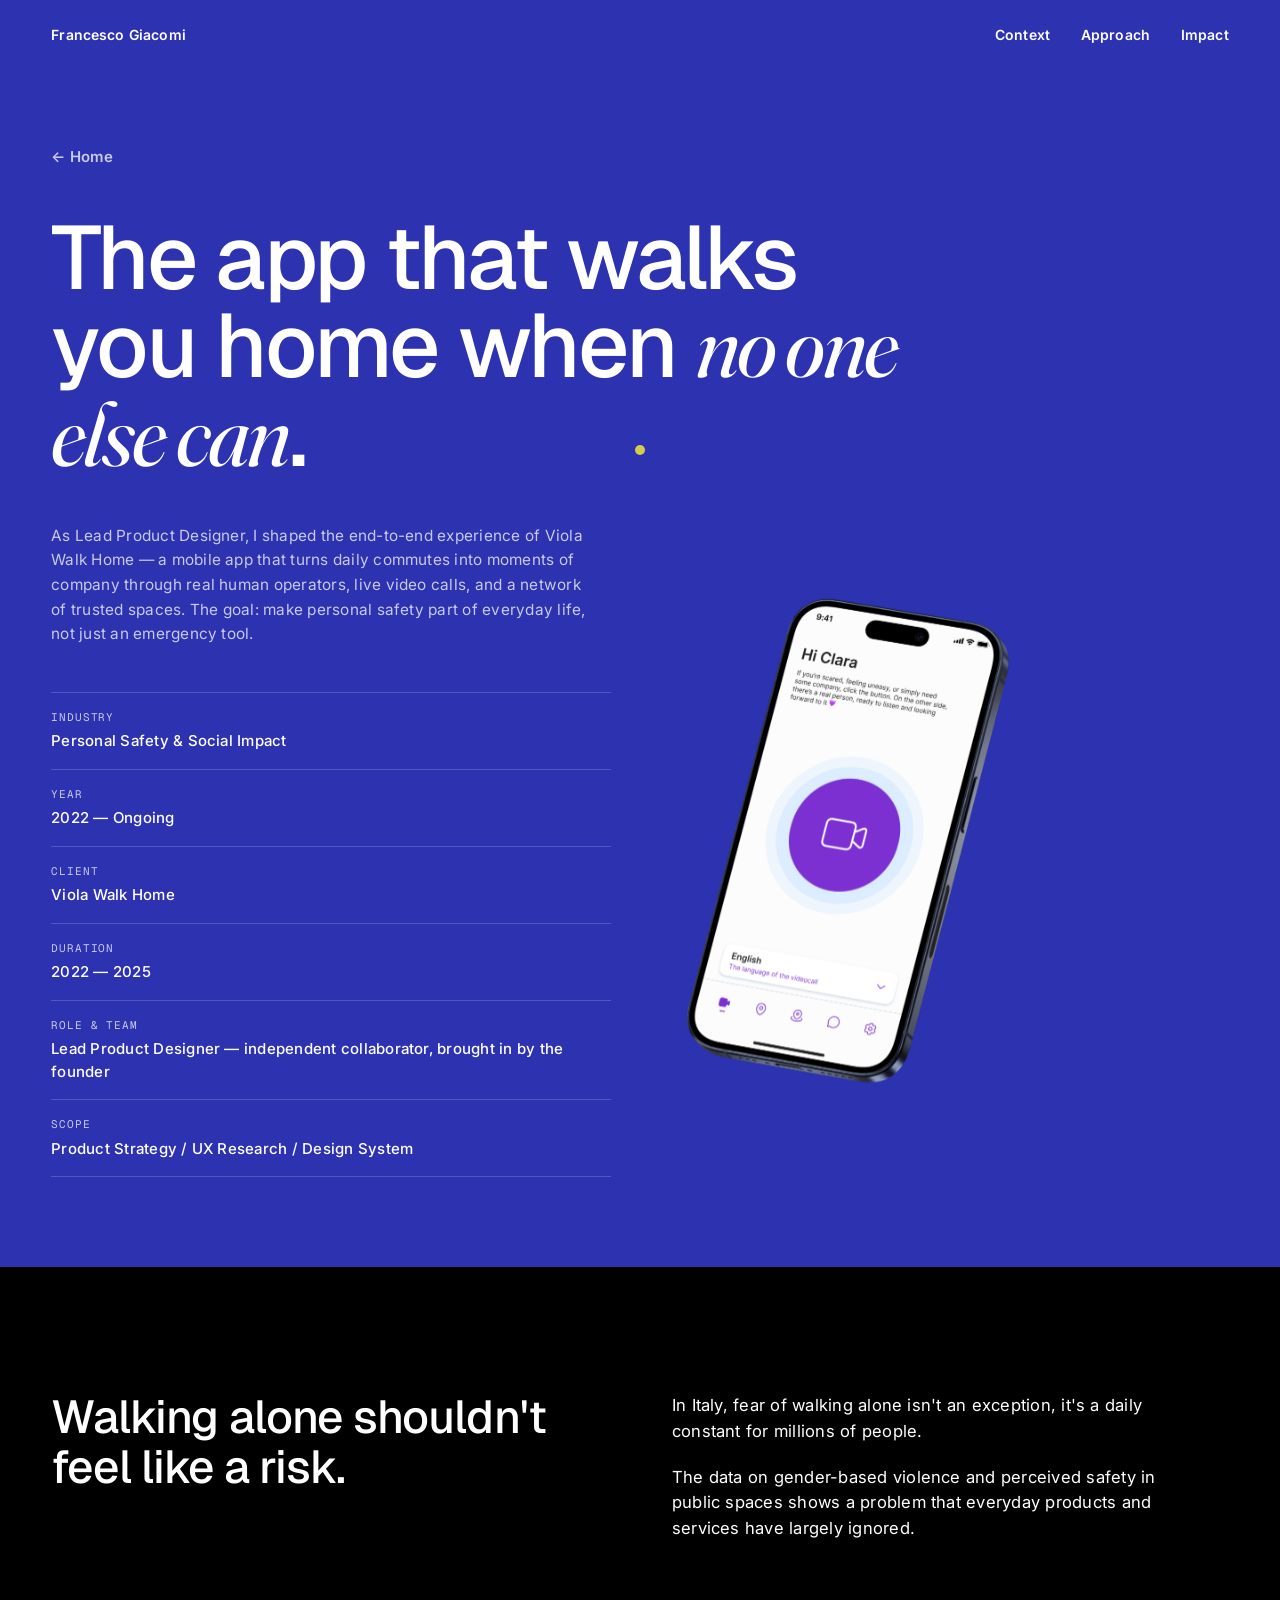
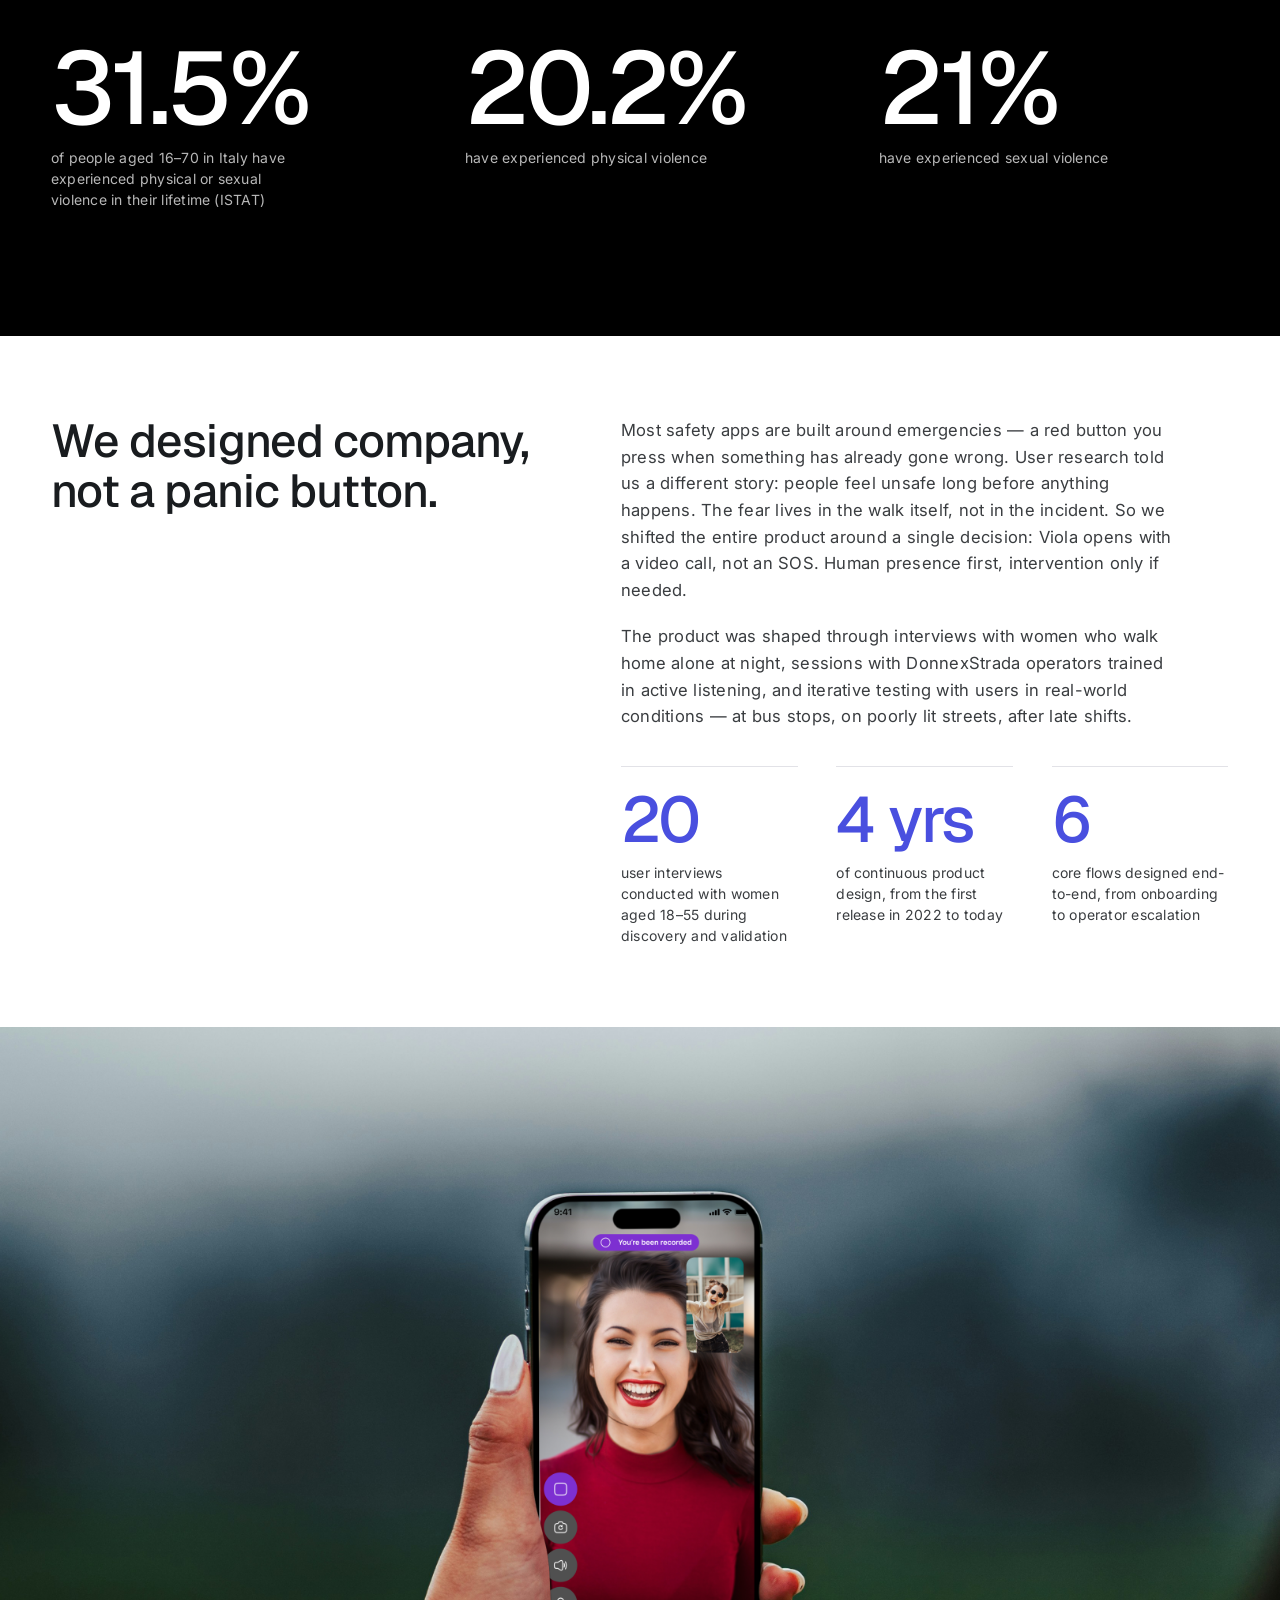
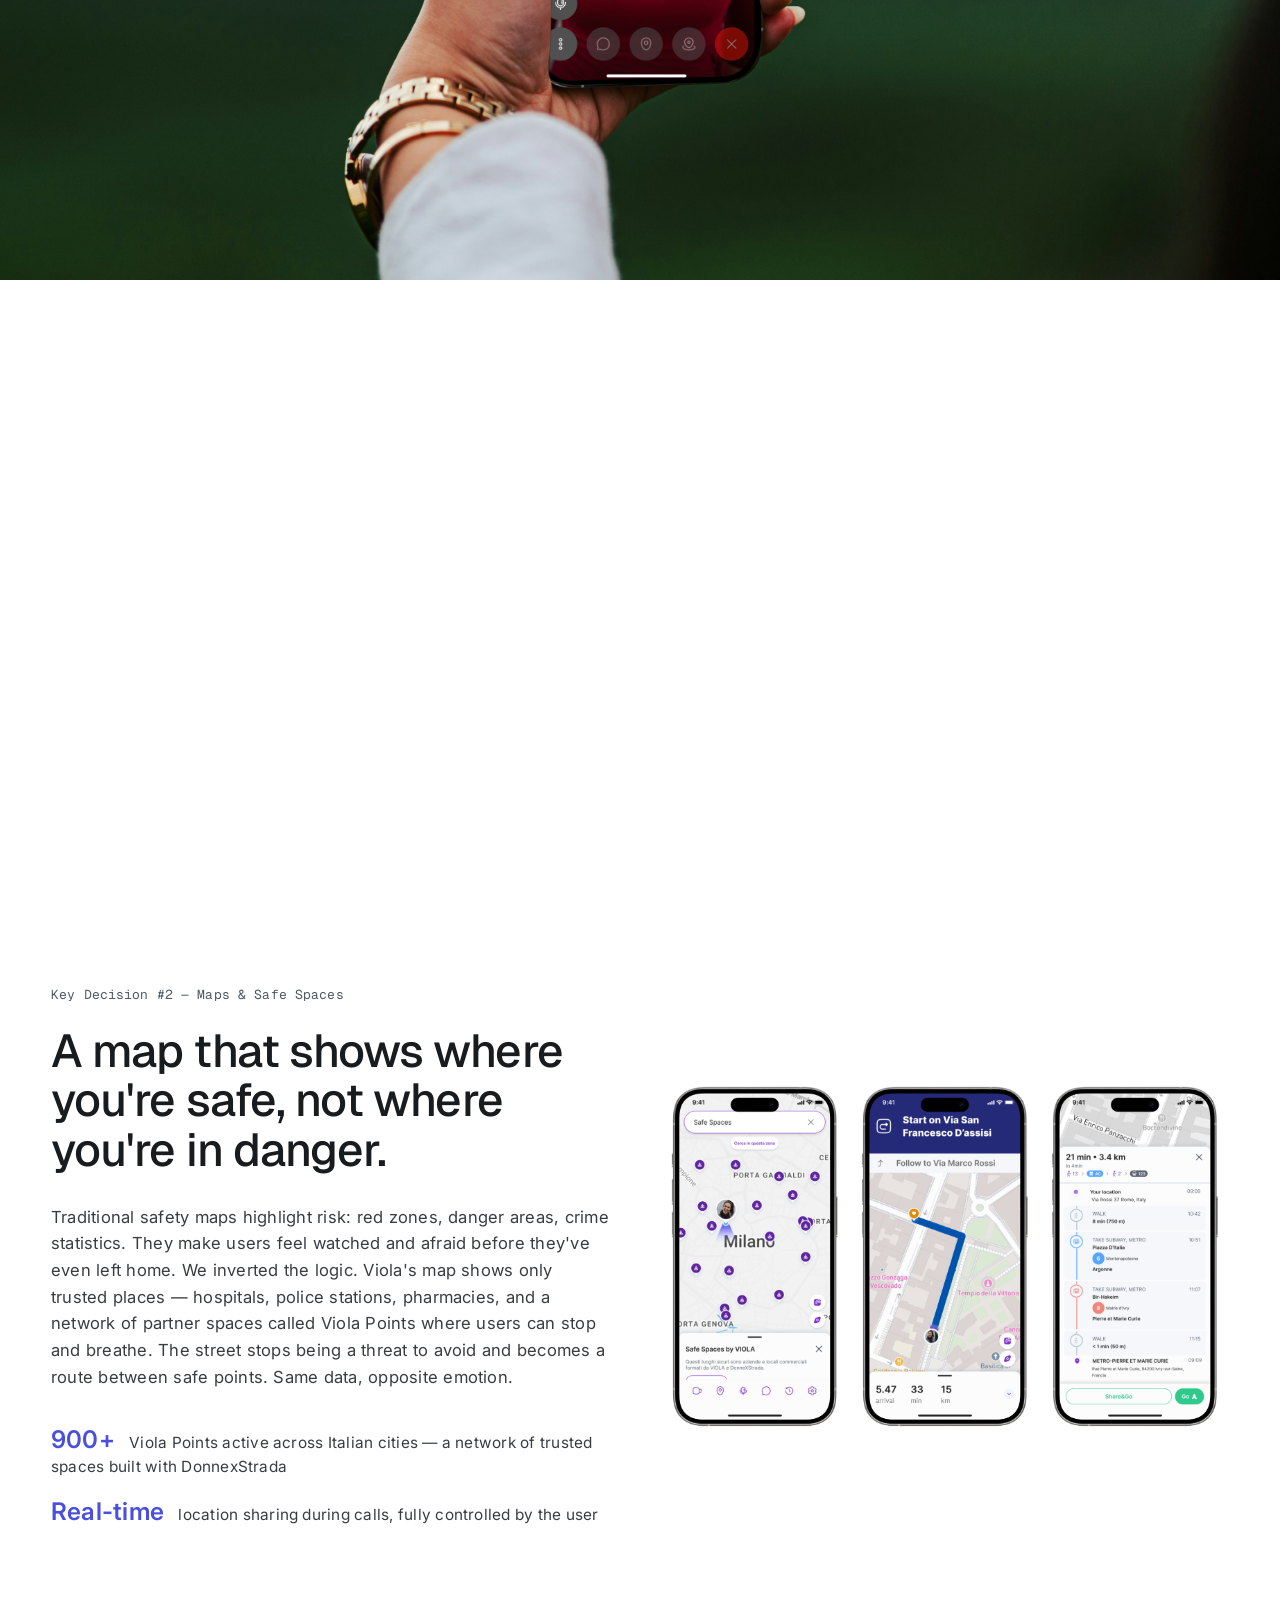
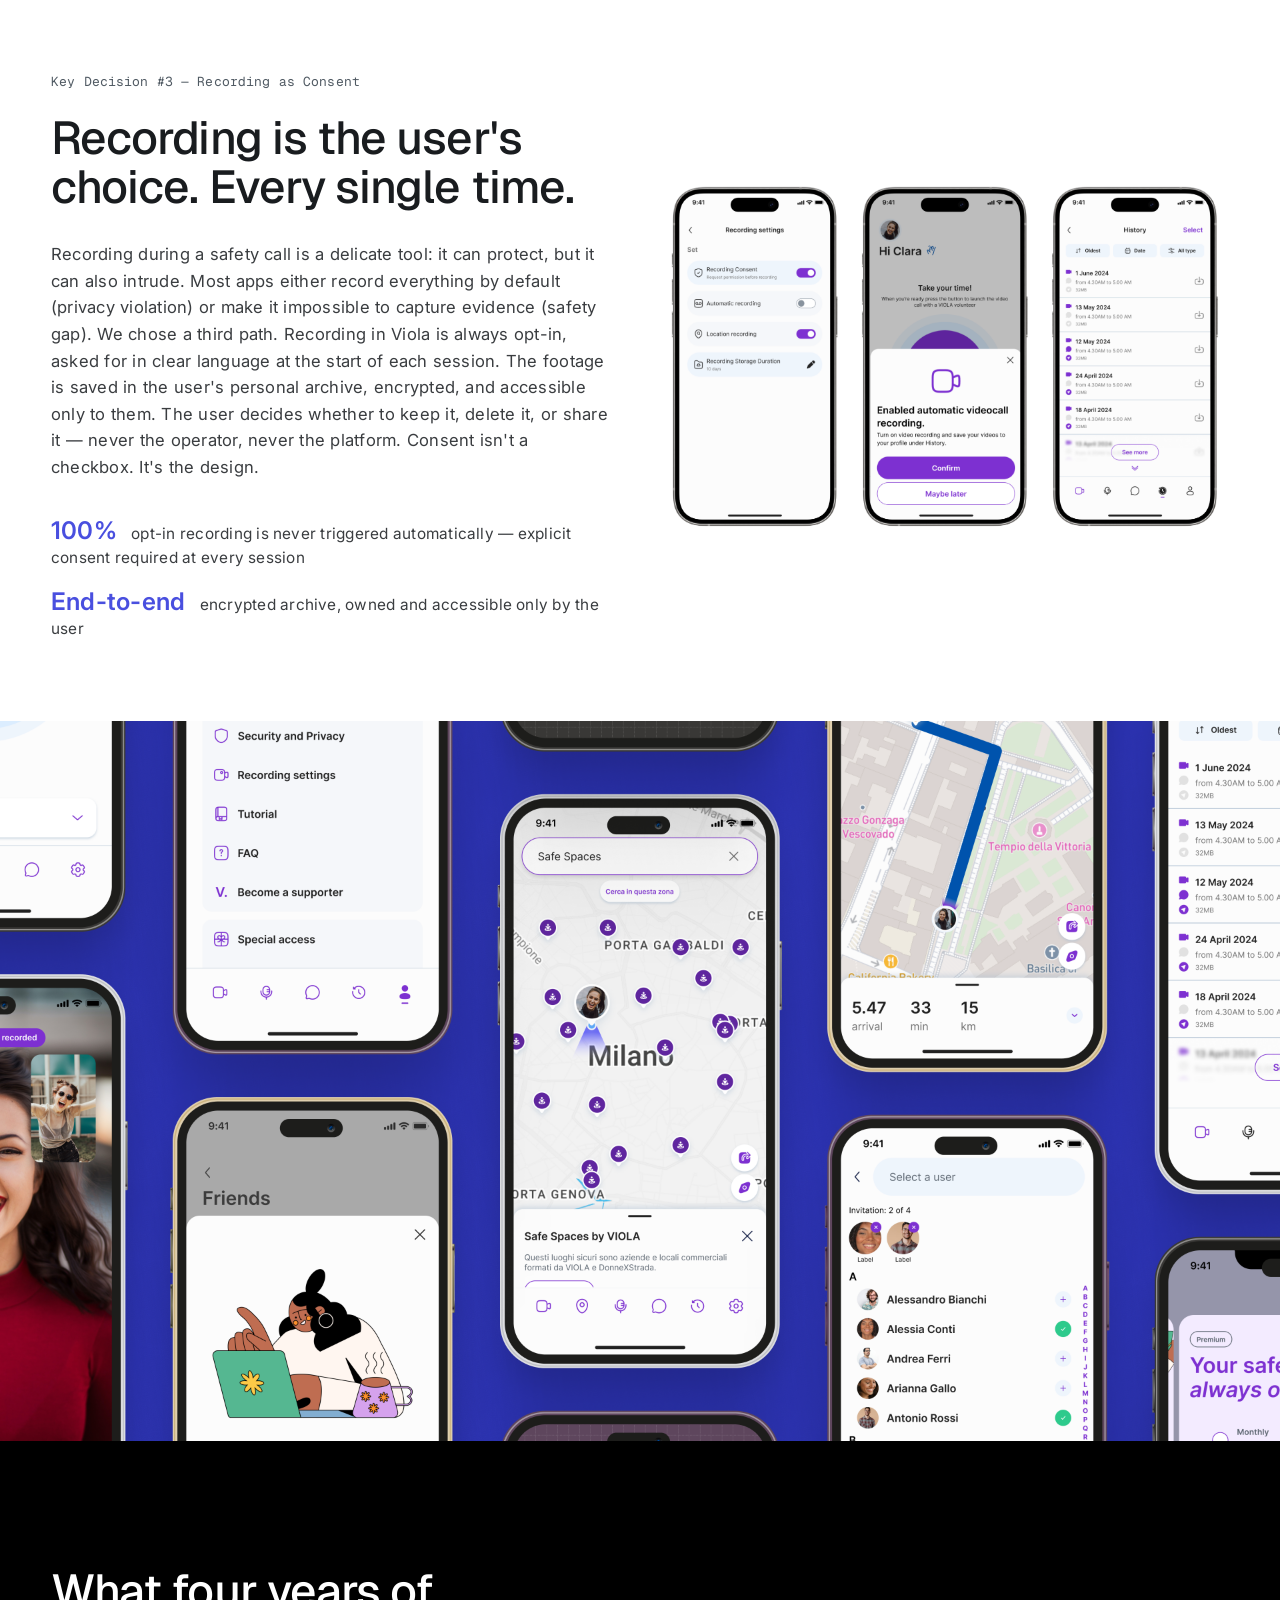
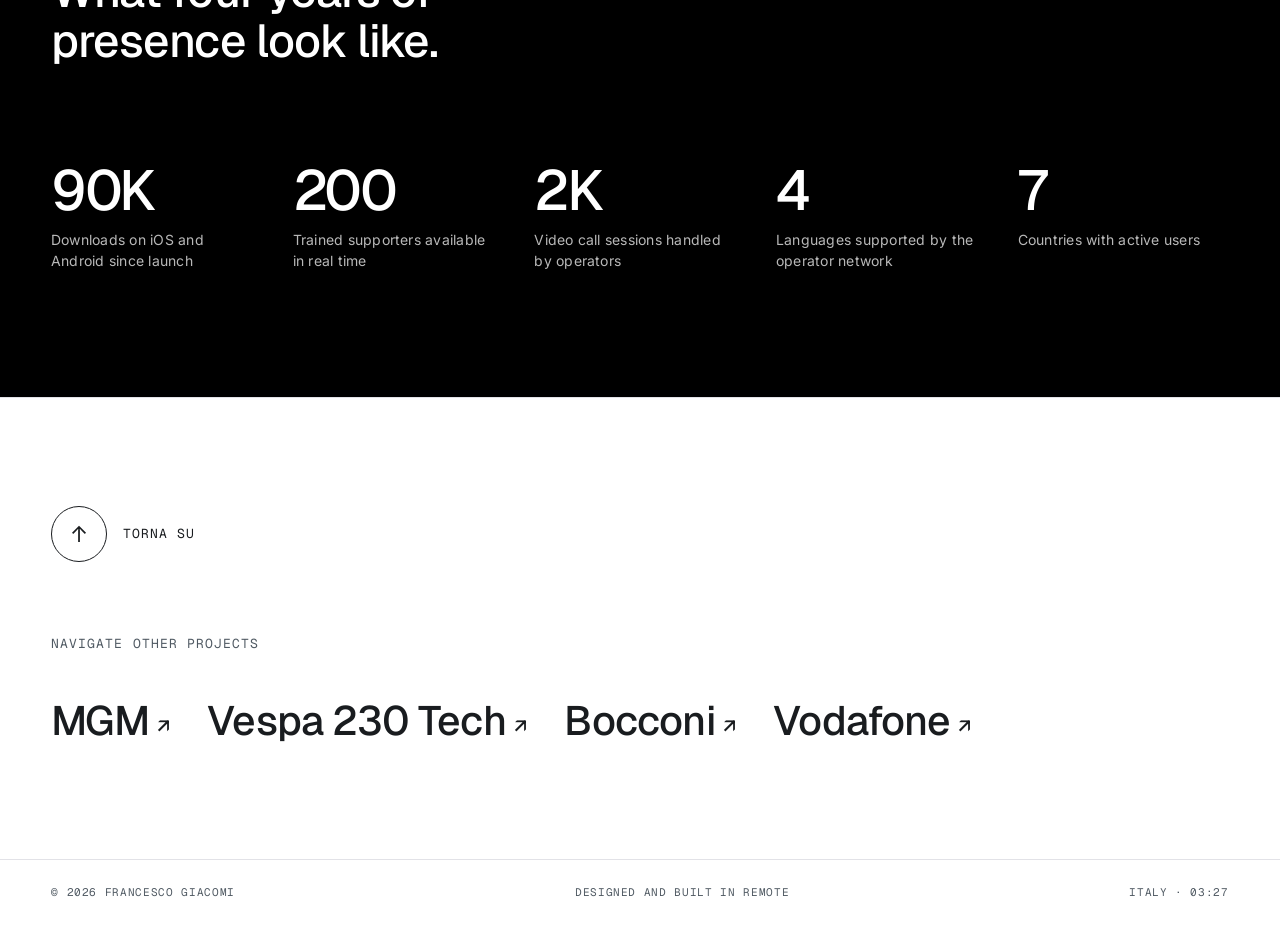
<file: projects/viola.html>
<!doctype html>
<html lang="en">
<head>
  <meta charset="utf-8" />
  <meta name="viewport" content="width=device-width, initial-scale=1, viewport-fit=cover" />
  <meta name="theme-color" content="#2C32B0" />
  <title>VIOLA — Case Study · Francesco Giacomi</title>
  <meta name="description" content="VIOLA — a safety app where help is always one tap away. Safety, speed and trust turned into a clear, immediate, reassuring mobile experience." />
  <link rel="preconnect" href="https://fonts.googleapis.com" />
  <link rel="preconnect" href="https://fonts.gstatic.com" crossorigin />
  <link href="https://fonts.googleapis.com/css2?family=Geist:wght@400;500;600;700&family=Geist+Mono:wght@400;500;600&family=Inter:wght@400;500;600;700&family=Fraunces:ital,opsz,wght@1,9..144,400;1,9..144,500&display=swap" rel="stylesheet" />
  <link rel="stylesheet" href="../assets/css/styles.css" />
  <link rel="stylesheet" href="../assets/css/case.css" />
</head>
<body>
  <div class="cursor" id="cursor" aria-hidden="true">
    <span class="cursor__dot"></span>
    <span class="cursor__ring"></span>
  </div>

  <header class="site-header site-header--case">
    <a class="brand" href="../index.html" data-cursor="hover">Francesco Giacomi</a>
    <nav class="nav" aria-label="Primary">
      <a href="#problem" data-cursor="hover">Context</a>
      <a href="#key-decisions" data-cursor="hover">Approach</a>
      <a href="#impact" data-cursor="hover">Impact</a>
    </nav>
  </header>

  <main>
    <article class="cs">

      <!-- ===== HERO (testata) ===== -->
      <header class="cs-hero" id="top">
        <div class="cs-hero__inner">
          <a class="cs-hero__back" href="../index.html" data-cursor="hover">← Home</a>
          <h1 class="cs-hero__title">
            The app that walks you home when <em>no one else can</em>.
          </h1>
          <div class="cs-hero__col">
            <p class="cs-hero__intro">
              As Lead Product Designer, I shaped the end-to-end experience
              of Viola Walk Home — a mobile app that turns daily commutes
              into moments of company through real human operators, live
              video calls, and a network of trusted spaces. The goal: make
              personal safety part of everyday life, not just an emergency
              tool.
            </p>
            <dl class="cs-hero__meta">
              <div><dt>Industry</dt><dd>Personal Safety &amp; Social Impact</dd></div>
              <div><dt>Year</dt><dd>2022 — Ongoing</dd></div>
              <div><dt>Client</dt><dd>Viola Walk Home</dd></div>
              <div><dt>Duration</dt><dd>2022 — 2025</dd></div>
              <div><dt>Role &amp; Team</dt><dd>Lead Product Designer — independent collaborator, brought in by the founder</dd></div>
              <div><dt>Scope</dt><dd>Product Strategy / UX Research / Design System</dd></div>
            </dl>
          </div>
        </div>
        <div class="cs-hero__media" data-parallax="0.14">
          <img src="../assets/img/projects/violaintro.png" alt="Viola Walk Home app held in a hand"
               onerror="this.onerror=null; this.src='../assets/img/projects/viola-3d.webp';" />
        </div>
      </header>

      <!-- ===== CONTEXT (dark) ===== -->
      <section class="cs-context" id="problem">
        <div class="cs-context__inner">
          <div class="cs-context__head">
            <h2>Walking alone shouldn't feel like a risk.</h2>
            <div class="cs-context__copy">
              <p>
                In Italy, fear of walking alone isn't an exception, it's a
                daily constant for millions of people.
              </p>
              <p>
                The data on gender-based violence and perceived safety in
                public spaces shows a problem that everyday products and
                services have largely ignored.
              </p>
            </div>
          </div>
          <dl class="cs-context__stats">
            <div>
              <dt>31.5%</dt>
              <dd>of people aged 16–70 in Italy have experienced physical or
                sexual violence in their lifetime (ISTAT)</dd>
            </div>
            <div>
              <dt>20.2%</dt>
              <dd>have experienced physical violence</dd>
            </div>
            <div>
              <dt>21%</dt>
              <dd>have experienced sexual violence</dd>
            </div>
          </dl>
        </div>
      </section>

      <!-- ===== APPROACH ===== -->
      <section class="cs-block">
        <h2 class="cs-block__title">We designed company, not a panic button.</h2>
        <div class="cs-block__body">
          <p>
            Most safety apps are built around emergencies — a red button you
            press when something has already gone wrong. User research told us
            a different story: people feel unsafe long before anything happens.
            The fear lives in the walk itself, not in the incident. So we
            shifted the entire product around a single decision: Viola opens
            with a video call, not an SOS. Human presence first, intervention
            only if needed.
          </p>
          <p>
            The product was shaped through interviews with women who walk home
            alone at night, sessions with DonnexStrada operators trained in
            active listening, and iterative testing with users in real-world
            conditions — at bus stops, on poorly lit streets, after late
            shifts.
          </p>
          <ul class="cs-data">
            <li><b>20</b><span>user interviews conducted with women aged 18–55 during discovery and validation</span></li>
            <li><b>4 yrs</b><span>of continuous product design, from the first release in 2022 to today</span></li>
            <li><b>6</b><span>core flows designed end-to-end, from onboarding to operator escalation</span></li>
          </ul>
        </div>
      </section>

      <!-- ===== FULL-BLEED BREAK IMAGE (sfondo) ===== -->
      <figure class="cs-fullbleed">
        <img src="../assets/img/projects/sfondo.png" alt="Viola — visual break"
             onerror="this.parentElement.style.display='none';" />
      </figure>

      <!-- ===== KEY DECISION (text left, media right) ===== -->
      <section class="cs-decision" id="key-decisions">
        <div class="cs-decision__text">
          <p class="cs-decision__eyebrow">Key Decision #1 — Video Call as Default</p>
          <h2 class="cs-decision__title">Opening the app with a face, not a panic button.</h2>
          <p class="cs-decision__desc">
            Every safety app is built around an emergency button — red, central,
            alarming. Our research told a different story: people want to open
            Viola before something happens. The bus stop at 11pm. The empty
            street home. The walk back from a friend's place. So the home screen
            became one large, purple button that doesn't trigger an emergency —
            it starts a video call with a real, trained operator who stays with
            the user during the walk. No sirens, no countdown. Just presence.
          </p>
          <ul class="cs-decision__stats">
            <li><b>2K</b> video call sessions handled by operators since launch</li>
            <li><b>24/7</b> human operator availability, every day of the year</li>
          </ul>
        </div>
        <div class="cs-decision__media" data-reveal>
          <img src="../assets/img/projects/key1.png" alt="Viola video call screens"
               onerror="this.style.display='none';" />
        </div>
      </section>

      <!-- ===== KEY DECISION #2 ===== -->
      <section class="cs-decision">
        <div class="cs-decision__text">
          <p class="cs-decision__eyebrow">Key Decision #2 — Maps &amp; Safe Spaces</p>
          <h2 class="cs-decision__title">A map that shows where you're safe, not where you're in danger.</h2>
          <p class="cs-decision__desc">
            Traditional safety maps highlight risk: red zones, danger areas,
            crime statistics. They make users feel watched and afraid before
            they've even left home. We inverted the logic. Viola's map shows only
            trusted places — hospitals, police stations, pharmacies, and a
            network of partner spaces called Viola Points where users can stop
            and breathe. The street stops being a threat to avoid and becomes a
            route between safe points. Same data, opposite emotion.
          </p>
          <ul class="cs-decision__stats">
            <li><b>900+</b> Viola Points active across Italian cities — a network of trusted spaces built with DonnexStrada</li>
            <li><b>Real-time</b> location sharing during calls, fully controlled by the user</li>
          </ul>
        </div>
        <div class="cs-decision__media" data-reveal>
          <img src="../assets/img/projects/key2.png" alt="Viola map and safe spaces screens"
               onerror="this.style.display='none';" />
        </div>
      </section>

      <!-- ===== KEY DECISION #3 ===== -->
      <section class="cs-decision">
        <div class="cs-decision__text">
          <p class="cs-decision__eyebrow">Key Decision #3 — Recording as Consent</p>
          <h2 class="cs-decision__title">Recording is the user's choice. Every single time.</h2>
          <p class="cs-decision__desc">
            Recording during a safety call is a delicate tool: it can protect,
            but it can also intrude. Most apps either record everything by default
            (privacy violation) or make it impossible to capture evidence (safety
            gap). We chose a third path. Recording in Viola is always opt-in,
            asked for in clear language at the start of each session. The footage
            is saved in the user's personal archive, encrypted, and accessible
            only to them. The user decides whether to keep it, delete it, or
            share it — never the operator, never the platform. Consent isn't a
            checkbox. It's the design.
          </p>
          <ul class="cs-decision__stats">
            <li><b>100%</b> opt-in recording is never triggered automatically — explicit consent required at every session</li>
            <li><b>End-to-end</b> encrypted archive, owned and accessible only by the user</li>
          </ul>
        </div>
        <div class="cs-decision__media" data-reveal>
          <img src="../assets/img/projects/key3.png" alt="Viola recording consent screens"
               onerror="this.style.display='none';" />
        </div>
      </section>

      <!-- ===== FULL-BLEED IMAGE — Design System in Action (005) ===== -->
      <figure class="cs-fullbleed">
        <img src="../assets/img/projects/viola-005.png" alt="Viola — Design System in Action"
             onerror="this.parentElement.style.display='none';" />
      </figure>

      <!-- ===== IMPACT (dark) ===== -->
      <section class="cs-context cs-impact" id="impact">
        <div class="cs-context__inner">
          <div class="cs-context__head">
            <h2>What four years of presence look like.</h2>
          </div>
          <dl class="cs-context__stats cs-impact__stats">
            <div><dt>90K</dt><dd>Downloads on iOS and Android since launch</dd></div>
            <div><dt>200</dt><dd>Trained supporters available in real time</dd></div>
            <div><dt>2K</dt><dd>Video call sessions handled by operators</dd></div>
            <div><dt>4</dt><dd>Languages supported by the operator network</dd></div>
            <div><dt>7</dt><dd>Countries with active users</dd></div>
          </dl>
        </div>
      </section>

      <!-- ===== OUTRO — back to top + other projects ===== -->
      <footer class="cs-outro">
        <a class="cs-outro__top" href="#top" data-cursor="hover" aria-label="Torna su">
          <span class="cs-outro__top-icon" aria-hidden="true">↑</span>
          <span class="cs-outro__top-text">Torna su</span>
        </a>
        <p class="cs-outro__label">Navigate other projects</p>
        <ul class="cs-outro__projects">
          <li><a href="guzzi.html" data-cursor="hover">MGM <span aria-hidden="true">↗</span></a></li>
          <li><a href="vespa.html" data-cursor="hover">Vespa 230 Tech <span aria-hidden="true">↗</span></a></li>
          <li><a href="bocconi.html" data-cursor="hover">Bocconi <span aria-hidden="true">↗</span></a></li>
          <li><a href="vodafone.html" data-cursor="hover">Vodafone <span aria-hidden="true">↗</span></a></li>
        </ul>
      </footer>
    </article>
  </main>

  <footer class="footer">
    <div class="footer__row">
      <span>© 2026 Francesco Giacomi</span>
      <span>Designed and built in remote</span>
      <span class="footer__time" id="footerTime">—</span>
    </div>
  </footer>

  <script src="../assets/js/script.js" defer></script>
</body>
</html>
</file>
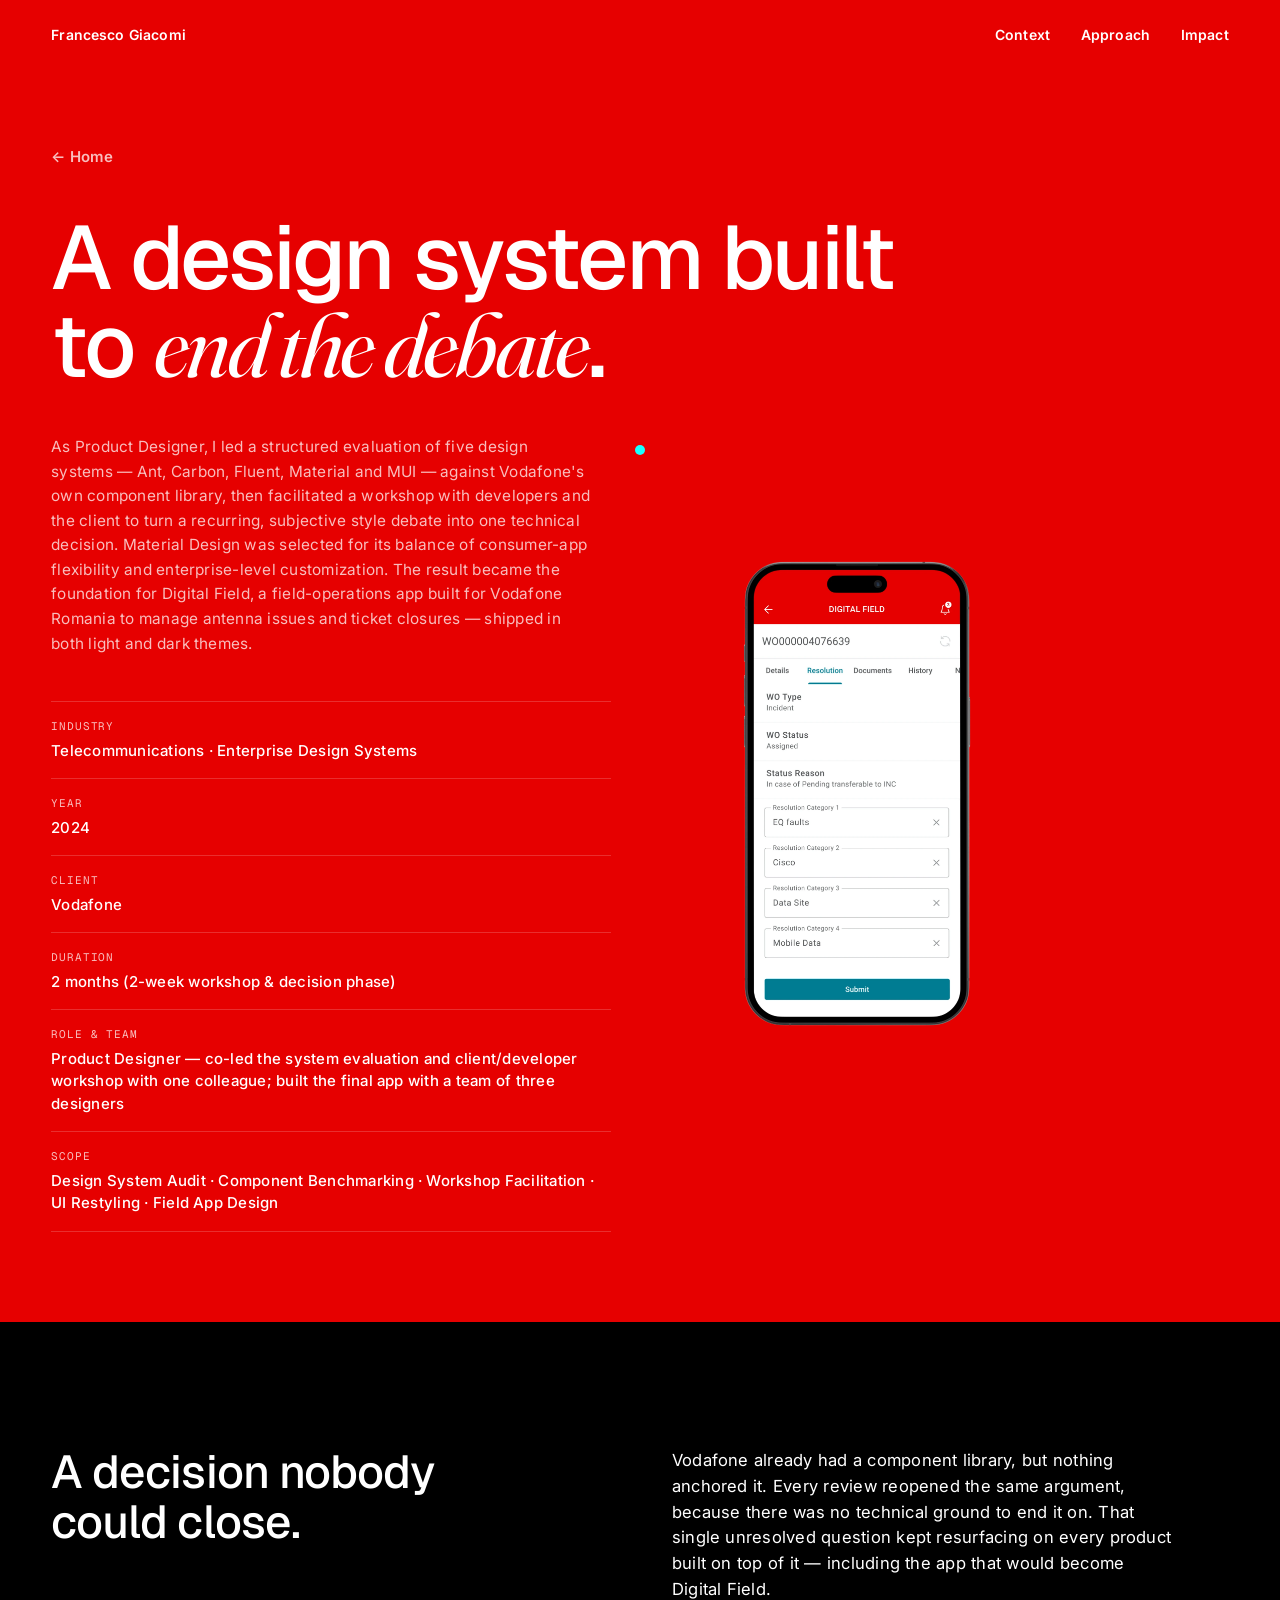
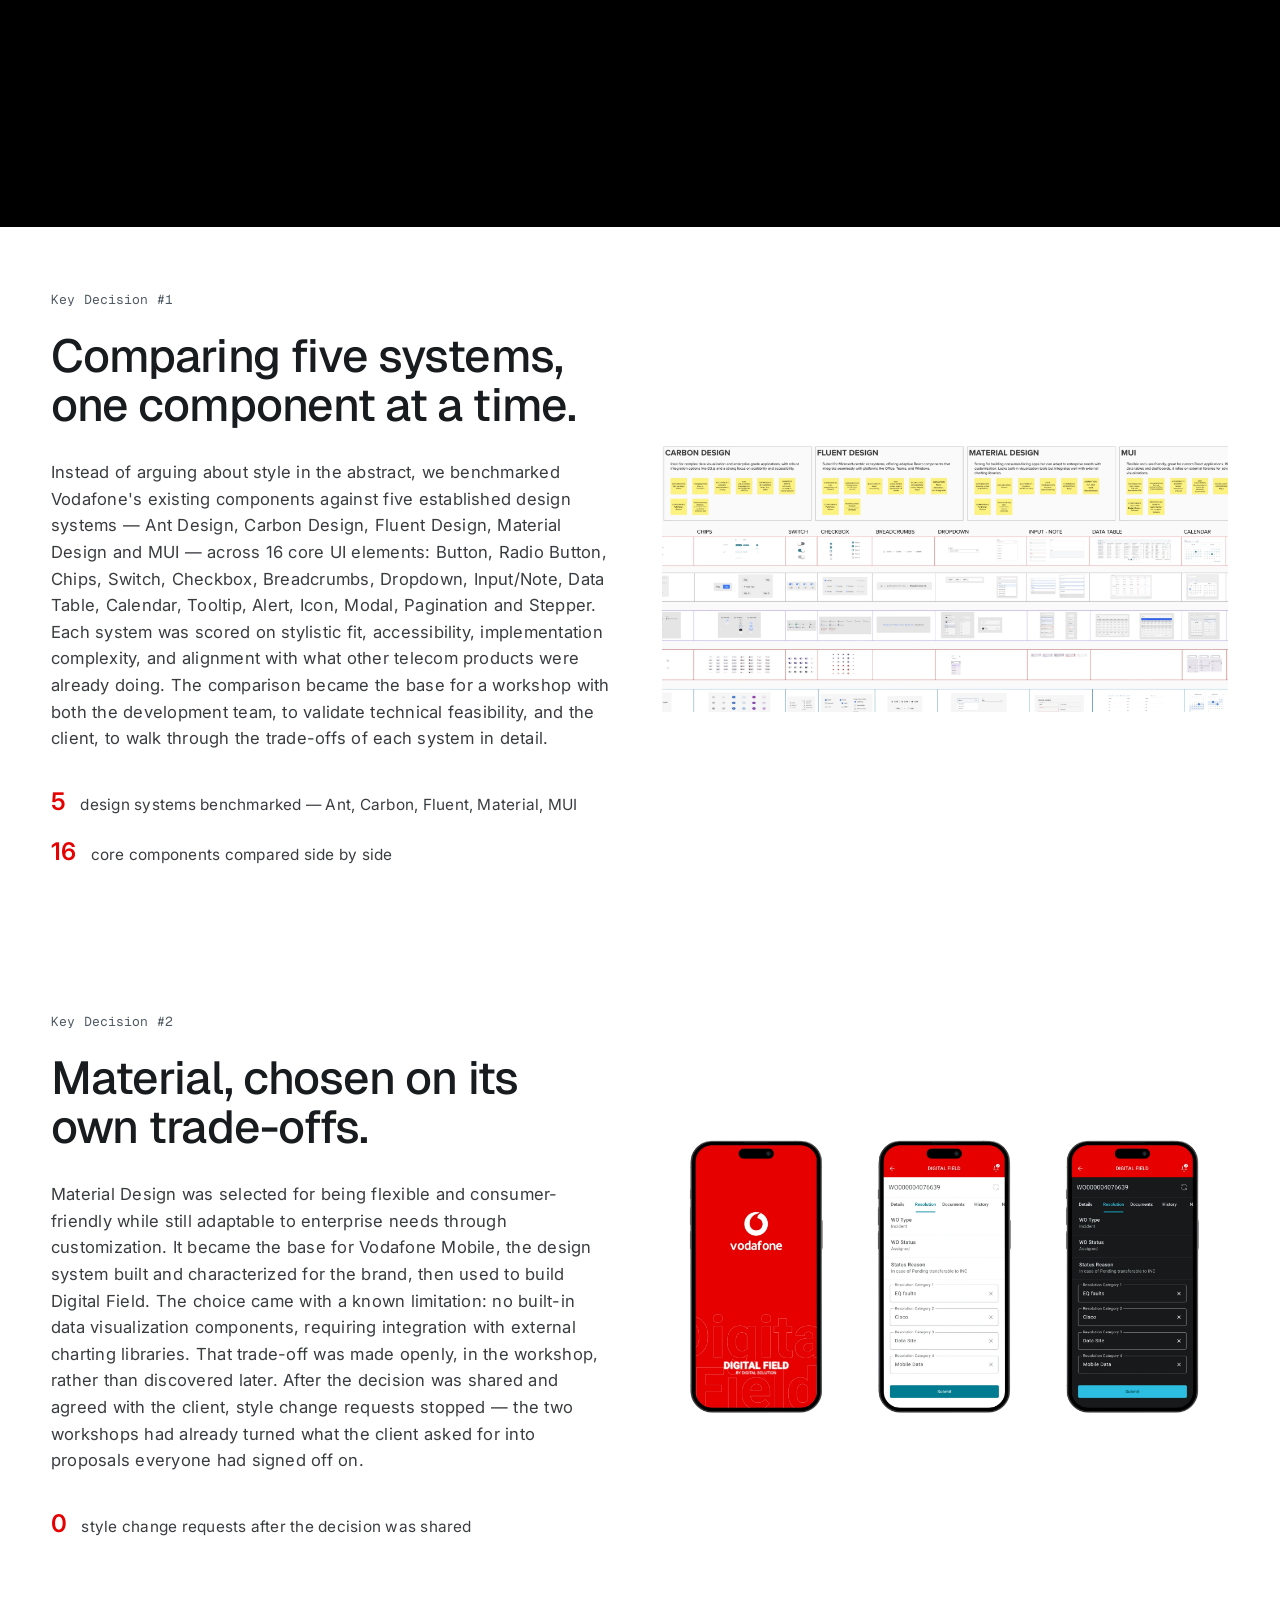
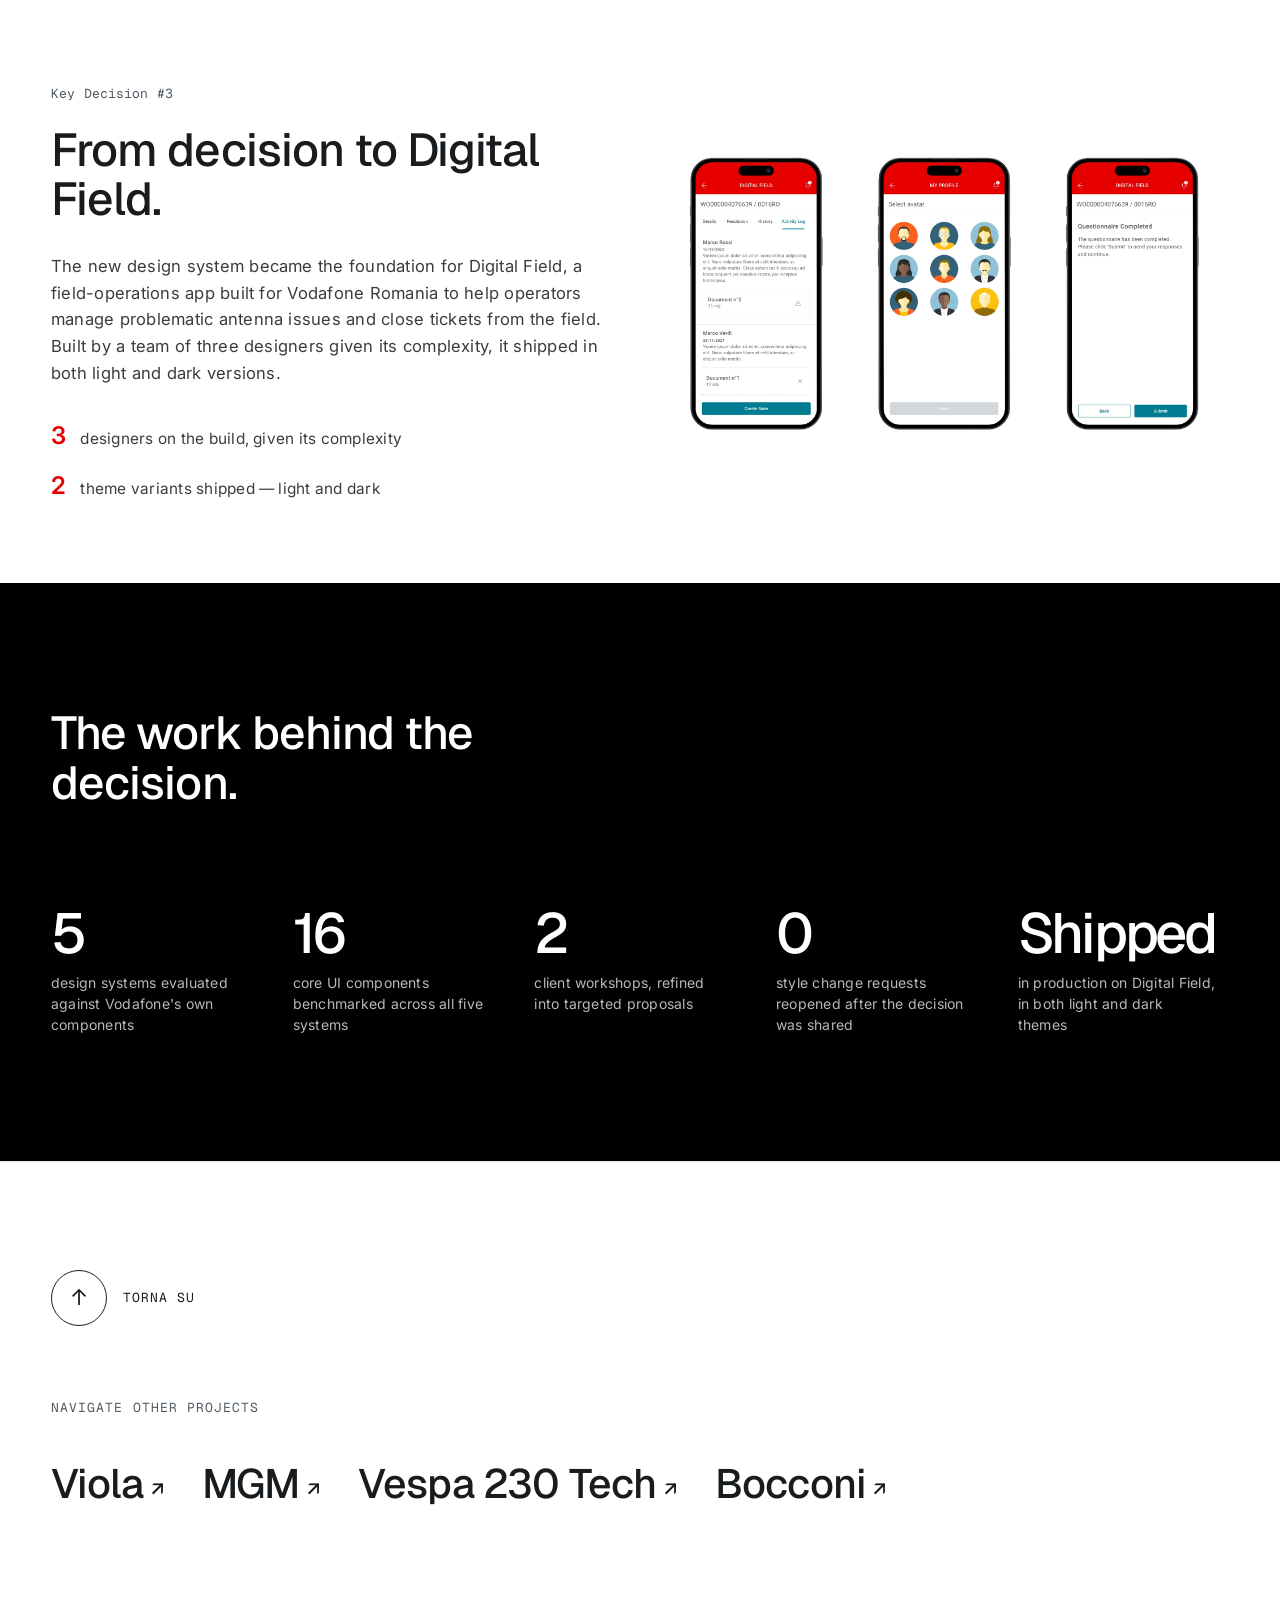
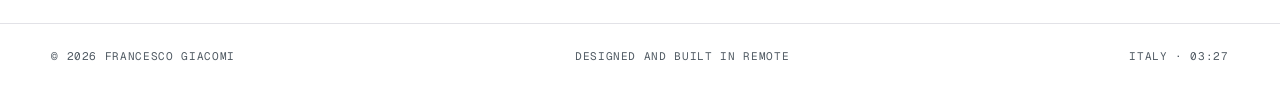
<file: projects/vodafone.html>
<!doctype html>
<html lang="en">
<head>
  <meta charset="utf-8" />
  <meta name="viewport" content="width=device-width, initial-scale=1, viewport-fit=cover" />
  <meta name="theme-color" content="#E60000" />
  <title>VODAFONE — Case Study · Francesco Giacomi</title>
  <meta name="description" content="VODAFONE — a structured design system evaluation that turned a recurring style debate into one technical decision, applied to the Digital Field app." />
  <link rel="preconnect" href="https://fonts.googleapis.com" />
  <link rel="preconnect" href="https://fonts.gstatic.com" crossorigin />
  <link href="https://fonts.googleapis.com/css2?family=Geist:wght@400;500;600;700&family=Geist+Mono:wght@400;500;600&family=Inter:wght@400;500;600;700&family=Fraunces:ital,opsz,wght@1,9..144,400;1,9..144,500&display=swap" rel="stylesheet" />
  <link rel="stylesheet" href="../assets/css/styles.css" />
  <link rel="stylesheet" href="../assets/css/case.css" />
  <!-- Page accent: Vodafone red -->
  <style>
    :root {
      --testata: #E60000;
      --testata-deep: #A30000;
      --primary: #E60000;
      --primary-bright: #FF3333;
      --primary-deep: #A30000;
    }
    /* Hero device is a portrait phone mockup, not a wide landscape shot — narrow the box and
       drop it below the (long, wrapping) title so it never overlaps the headline, sitting
       beside the intro paragraph instead */
    @media (min-width: 901px) {
      .cs-hero__media { width: clamp(220px, 18vw, 300px); right: clamp(200px, 24vw, 420px); top: clamp(560px, 32vw, 660px); bottom: auto; }
    }
  </style>
</head>
<body>
  <div class="cursor" id="cursor" aria-hidden="true">
    <span class="cursor__dot"></span>
    <span class="cursor__ring"></span>
  </div>

  <header class="site-header site-header--case">
    <a class="brand" href="../index.html" data-cursor="hover">Francesco Giacomi</a>
    <nav class="nav" aria-label="Primary">
      <a href="#problem" data-cursor="hover">Context</a>
      <a href="#approach" data-cursor="hover">Approach</a>
      <a href="#impact" data-cursor="hover">Impact</a>
    </nav>
  </header>

  <main>
    <article class="cs">

      <!-- ===== HERO (testata) ===== -->
      <header class="cs-hero" id="top">
        <div class="cs-hero__inner">
          <a class="cs-hero__back" href="../index.html" data-cursor="hover">← Home</a>
          <h1 class="cs-hero__title">
            A design system built to <em>end the debate</em>.
          </h1>
          <div class="cs-hero__col">
            <p class="cs-hero__intro">
              As Product Designer, I led a structured evaluation of five design
              systems — Ant, Carbon, Fluent, Material and MUI — against
              Vodafone's own component library, then facilitated a workshop
              with developers and the client to turn a recurring, subjective
              style debate into one technical decision. Material Design was
              selected for its balance of consumer-app flexibility and
              enterprise-level customization. The result became the
              foundation for Digital Field, a field-operations app built for
              Vodafone Romania to manage antenna issues and ticket closures —
              shipped in both light and dark themes.
            </p>
            <dl class="cs-hero__meta">
              <div><dt>Industry</dt><dd>Telecommunications · Enterprise Design Systems</dd></div>
              <div><dt>Year</dt><dd>2024</dd></div>
              <div><dt>Client</dt><dd>Vodafone</dd></div>
              <div><dt>Duration</dt><dd>2 months (2-week workshop &amp; decision phase)</dd></div>
              <div><dt>Role &amp; Team</dt><dd>Product Designer — co-led the system evaluation and client/developer workshop with one colleague; built the final app with a team of three designers</dd></div>
              <div><dt>Scope</dt><dd>Design System Audit · Component Benchmarking · Workshop Facilitation · UI Restyling · Field App Design</dd></div>
            </dl>
          </div>
        </div>
        <div class="cs-hero__media" data-parallax="0.14">
          <img src="../assets/img/projects/vodafoneintro.png" alt="Vodafone Digital Field app"
               onerror="this.onerror=null; this.src='../assets/img/projects/vodafone.webp';" />
        </div>
      </header>

      <!-- ===== CONTEXT (dark) ===== -->
      <section class="cs-context" id="problem">
        <div class="cs-context__inner">
          <div class="cs-context__head">
            <h2>A decision nobody could close.</h2>
            <div class="cs-context__copy">
              <p>
                Vodafone already had a component library, but nothing
                anchored it. Every review reopened the same argument, because
                there was no technical ground to end it on. That single
                unresolved question kept resurfacing on every product built
                on top of it — including the app that would become Digital
                Field.
              </p>
            </div>
          </div>
        </div>
      </section>

      <!-- ===== KEY DECISION #1 ===== -->
      <section class="cs-decision" id="approach">
        <div class="cs-decision__text">
          <p class="cs-decision__eyebrow">Key Decision #1</p>
          <h2 class="cs-decision__title">Comparing five systems, one component at a time.</h2>
          <p class="cs-decision__desc">
            Instead of arguing about style in the abstract, we benchmarked
            Vodafone's existing components against five established design
            systems — Ant Design, Carbon Design, Fluent Design, Material
            Design and MUI — across 16 core UI elements: Button, Radio
            Button, Chips, Switch, Checkbox, Breadcrumbs, Dropdown,
            Input/Note, Data Table, Calendar, Tooltip, Alert, Icon, Modal,
            Pagination and Stepper. Each system was scored on stylistic fit,
            accessibility, implementation complexity, and alignment with
            what other telecom products were already doing. The comparison
            became the base for a workshop with both the development team,
            to validate technical feasibility, and the client, to walk
            through the trade-offs of each system in detail.
          </p>
          <ul class="cs-decision__stats">
            <li><b>5</b> design systems benchmarked — Ant, Carbon, Fluent, Material, MUI</li>
            <li><b>16</b> core components compared side by side</li>
          </ul>
        </div>
        <div class="cs-decision__media" data-reveal>
          <img src="../assets/img/projects/vodafone-ds-comparison.png" alt="Vodafone design system comparison matrix"
               onerror="this.style.display='none';" />
        </div>
      </section>

      <!-- ===== KEY DECISION #2 ===== -->
      <section class="cs-decision" id="decision">
        <div class="cs-decision__text">
          <p class="cs-decision__eyebrow">Key Decision #2</p>
          <h2 class="cs-decision__title">Material, chosen on its own trade-offs.</h2>
          <p class="cs-decision__desc">
            Material Design was selected for being flexible and
            consumer-friendly while still adaptable to enterprise needs
            through customization. It became the base for Vodafone Mobile,
            the design system built and characterized for the brand, then
            used to build Digital Field. The choice came with a known
            limitation: no built-in data visualization components, requiring
            integration with external charting libraries. That trade-off was
            made openly, in the workshop, rather than discovered later. After
            the decision was shared and agreed with the client, style change
            requests stopped — the two workshops had already turned what the
            client asked for into proposals everyone had signed off on.
          </p>
          <ul class="cs-decision__stats">
            <li><b>0</b> style change requests after the decision was shared</li>
          </ul>
        </div>
        <div class="cs-decision__media" data-reveal>
          <img src="../assets/img/projects/vodafone-digitalfield-showcase.png" alt="Digital Field app — splash screen, light theme and dark theme"
               onerror="this.style.display='none';" />
        </div>
      </section>

      <!-- ===== KEY DECISION #3 ===== -->
      <section class="cs-decision">
        <div class="cs-decision__text">
          <p class="cs-decision__eyebrow">Key Decision #3</p>
          <h2 class="cs-decision__title">From decision to Digital Field.</h2>
          <p class="cs-decision__desc">
            The new design system became the foundation for Digital Field, a
            field-operations app built for Vodafone Romania to help
            operators manage problematic antenna issues and close tickets
            from the field. Built by a team of three designers given its
            complexity, it shipped in both light and dark versions.
          </p>
          <ul class="cs-decision__stats">
            <li><b>3</b> designers on the build, given its complexity</li>
            <li><b>2</b> theme variants shipped — light and dark</li>
          </ul>
        </div>
        <div class="cs-decision__media" data-reveal>
          <img src="../assets/img/projects/vodafone-app-flows.png" alt="Digital Field app — activity log, profile and questionnaire screens"
               onerror="this.style.display='none';" />
        </div>
      </section>

      <!-- ===== IMPACT (dark) ===== -->
      <section class="cs-context cs-impact" id="impact">
        <div class="cs-context__inner">
          <div class="cs-context__head">
            <h2>The work behind the decision.</h2>
          </div>
          <dl class="cs-context__stats cs-impact__stats">
            <div><dt>5</dt><dd>design systems evaluated against Vodafone's own components</dd></div>
            <div><dt>16</dt><dd>core UI components benchmarked across all five systems</dd></div>
            <div><dt>2</dt><dd>client workshops, refined into targeted proposals</dd></div>
            <div><dt>0</dt><dd>style change requests reopened after the decision was shared</dd></div>
            <div><dt>Shipped</dt><dd>in production on Digital Field, in both light and dark themes</dd></div>
          </dl>
        </div>
      </section>

      <!-- ===== OUTRO — back to top + other projects ===== -->
      <footer class="cs-outro">
        <a class="cs-outro__top" href="#top" data-cursor="hover" aria-label="Torna su">
          <span class="cs-outro__top-icon" aria-hidden="true">↑</span>
          <span class="cs-outro__top-text">Torna su</span>
        </a>
        <p class="cs-outro__label">Navigate other projects</p>
        <ul class="cs-outro__projects">
          <li><a href="viola.html" data-cursor="hover">Viola <span aria-hidden="true">↗</span></a></li>
          <li><a href="guzzi.html" data-cursor="hover">MGM <span aria-hidden="true">↗</span></a></li>
          <li><a href="vespa.html" data-cursor="hover">Vespa 230 Tech <span aria-hidden="true">↗</span></a></li>
          <li><a href="bocconi.html" data-cursor="hover">Bocconi <span aria-hidden="true">↗</span></a></li>
        </ul>
      </footer>
    </article>
  </main>

  <footer class="footer">
    <div class="footer__row">
      <span>© 2026 Francesco Giacomi</span>
      <span>Designed and built in remote</span>
      <span class="footer__time" id="footerTime">—</span>
    </div>
  </footer>

  <script src="../assets/js/script.js" defer></script>
</body>
</html>
</file>
<file: photography/assets/css/styles.css>
/* ================================================================
   Photography Portfolio — Styles
   ================================================================ */

/* ===== VARIABLES ===== */
:root {
  --color-bg: #ffffff;
  --color-bg-alt: #f7f7f5;
  --color-text: #1a1a1a;
  --color-text-muted: #777777;
  --color-text-light: #aaaaaa;
  --color-border: #e8e8e6;
  --color-accent: #8b7355;

  --font-serif: 'Cormorant Garamond', 'Georgia', serif;
  --font-sans: 'Inter', -apple-system, 'Helvetica Neue', sans-serif;

  --space-xs: 0.5rem;
  --space-sm: 1rem;
  --space-md: 2rem;
  --space-lg: 4rem;
  --space-xl: 6rem;
  --space-2xl: 10rem;

  --header-h: 5rem;
  --max-w: 1200px;
  --max-w-narrow: 720px;

  --ease: cubic-bezier(0.25, 0.46, 0.45, 0.94);
  --ease-out: cubic-bezier(0.16, 1, 0.3, 1);
}

/* ===== RESET ===== */
*, *::before, *::after { box-sizing: border-box; margin: 0; padding: 0; }
html { scroll-behavior: smooth; -webkit-text-size-adjust: 100%; }
body {
  font-family: var(--font-sans);
  color: var(--color-text);
  background: var(--color-bg);
  line-height: 1.65;
  -webkit-font-smoothing: antialiased;
  -moz-osx-font-smoothing: grayscale;
  overflow-x: hidden;
}
img, video { display: block; max-width: 100%; height: auto; }
a { color: inherit; text-decoration: none; }
ul, ol { list-style: none; }
button { font: inherit; border: none; background: none; cursor: pointer; color: inherit; }
input, textarea, select { font: inherit; }

/* ===== TYPOGRAPHY ===== */
h1, h2, h3, h4 {
  font-family: var(--font-serif);
  font-weight: 400;
  line-height: 1.15;
}
h1 { font-size: clamp(2.5rem, 6vw, 4.5rem); }
h2 { font-size: clamp(2rem, 4vw, 3rem); }
h3 { font-size: clamp(1.25rem, 2.5vw, 1.75rem); }
p { max-width: 60ch; }
.text-muted { color: var(--color-text-muted); }
.text-label {
  font-size: 0.75rem;
  letter-spacing: 0.15em;
  text-transform: uppercase;
  color: var(--color-text-muted);
}

/* ===== HEADER ===== */
.header {
  position: fixed;
  top: 0; left: 0; right: 0;
  z-index: 100;
  display: flex;
  align-items: center;
  justify-content: space-between;
  padding: 0 clamp(1.5rem, 4vw, 3rem);
  height: var(--header-h);
  transition: background 0.5s var(--ease), color 0.5s var(--ease),
              border-color 0.5s var(--ease), backdrop-filter 0.5s var(--ease);
  border-bottom: 1px solid transparent;
}
.header--overlay {
  background: transparent;
  color: #fff;
}
.header--solid {
  background: rgba(255, 255, 255, 0.92);
  backdrop-filter: blur(12px);
  -webkit-backdrop-filter: blur(12px);
  color: var(--color-text);
  border-bottom-color: var(--color-border);
}
.header__logo {
  font-family: var(--font-serif);
  font-size: 1.3rem;
  letter-spacing: 0.02em;
  white-space: nowrap;
}
.header__nav {
  display: flex;
  align-items: center;
  gap: clamp(1.5rem, 3vw, 2.5rem);
}
.header__nav a {
  font-size: 0.8125rem;
  letter-spacing: 0.08em;
  text-transform: uppercase;
  opacity: 0.8;
  transition: opacity 0.3s;
  position: relative;
}
.header__nav a::after {
  content: '';
  position: absolute;
  bottom: -4px; left: 0; right: 0;
  height: 1px;
  background: currentColor;
  transform: scaleX(0);
  transform-origin: right;
  transition: transform 0.4s var(--ease);
}
.header__nav a:hover { opacity: 1; }
.header__nav a:hover::after,
.header__nav a.active::after {
  transform: scaleX(1);
  transform-origin: left;
}
.header__toggle {
  display: none;
  flex-direction: column;
  gap: 5px;
  width: 24px;
  padding: 4px 0;
}
.header__toggle span {
  display: block;
  height: 1.5px;
  background: currentColor;
  transition: transform 0.3s var(--ease), opacity 0.3s;
}

/* ===== MOBILE MENU ===== */
@media (max-width: 768px) {
  .header__nav {
    position: fixed;
    inset: 0;
    flex-direction: column;
    justify-content: center;
    align-items: center;
    gap: var(--space-lg);
    background: rgba(0, 0, 0, 0.95);
    color: #fff;
    opacity: 0;
    visibility: hidden;
    transition: opacity 0.4s var(--ease), visibility 0.4s;
  }
  .header__nav.is-open {
    opacity: 1;
    visibility: visible;
  }
  .header__nav a {
    font-size: 1.25rem;
    letter-spacing: 0.12em;
  }
  .header__toggle { display: flex; z-index: 101; }
  .header__toggle.is-open span:nth-child(1) { transform: translateY(6.5px) rotate(45deg); }
  .header__toggle.is-open span:nth-child(2) { opacity: 0; }
  .header__toggle.is-open span:nth-child(3) { transform: translateY(-6.5px) rotate(-45deg); }
}

/* ===== HERO ===== */
.hero {
  position: relative;
  width: 100%;
  height: 100vh;
  height: 100dvh;
  overflow: hidden;
  display: flex;
  align-items: flex-end;
  justify-content: center;
}
.hero__media {
  position: absolute;
  inset: 0;
  width: 100%;
  height: 100%;
  object-fit: cover;
  object-position: center 40%;
}
.hero__placeholder {
  position: absolute;
  inset: 0;
  background: #2c2c2c;
  display: flex;
  align-items: center;
  justify-content: center;
  color: #555;
  font-size: 0.875rem;
  letter-spacing: 0.1em;
  text-transform: uppercase;
}
.hero__gradient {
  position: absolute;
  inset: 0;
  background:
    linear-gradient(to bottom,
      rgba(0,0,0,0.20) 0%,
      rgba(0,0,0,0.0) 35%,
      rgba(0,0,0,0.0) 55%,
      rgba(0,0,0,0.50) 100%);
  pointer-events: none;
}
.hero__content {
  position: relative;
  z-index: 2;
  text-align: center;
  color: #fff;
  padding: 0 var(--space-md) var(--space-2xl);
}
.hero__title {
  font-size: clamp(1.75rem, 4vw, 3rem);
  font-weight: 300;
  margin-bottom: var(--space-xs);
}
.hero__subtitle {
  font-family: var(--font-sans);
  font-size: 0.8125rem;
  letter-spacing: 0.15em;
  text-transform: uppercase;
  opacity: 0.7;
}
.hero__scroll {
  position: absolute;
  bottom: var(--space-md);
  left: 50%;
  transform: translateX(-50%);
  z-index: 2;
  color: #fff;
  opacity: 0.5;
  display: flex;
  flex-direction: column;
  align-items: center;
  gap: 6px;
  font-size: 0.6875rem;
  letter-spacing: 0.2em;
  text-transform: uppercase;
}
.hero__scroll-line {
  width: 1px;
  height: 40px;
  background: #fff;
  animation: scroll-line 2s var(--ease) infinite;
}
@keyframes scroll-line {
  0% { transform: scaleY(0); transform-origin: top; opacity: 0; }
  30% { transform: scaleY(1); transform-origin: top; opacity: 1; }
  70% { transform: scaleY(1); transform-origin: bottom; opacity: 1; }
  100% { transform: scaleY(0); transform-origin: bottom; opacity: 0; }
}

/* ===== PAGE HEADER (non-home pages) ===== */
.page-header {
  padding: calc(var(--header-h) + var(--space-xl)) clamp(1.5rem, 4vw, 3rem) var(--space-lg);
  text-align: center;
}
.page-header h1 { margin-bottom: var(--space-xs); }
.page-header p {
  margin: 0 auto;
  color: var(--color-text-muted);
  font-size: 1.0625rem;
  line-height: 1.7;
}

/* ===== COLLECTIONS GRID ===== */
.collections-grid {
  display: grid;
  grid-template-columns: repeat(2, 1fr);
  gap: clamp(1rem, 2vw, 1.5rem);
  padding: 0 clamp(1.5rem, 4vw, 3rem) var(--space-xl);
  max-width: var(--max-w);
  margin: 0 auto;
}
.collection-card {
  position: relative;
  overflow: hidden;
  aspect-ratio: 3 / 4;
  background: var(--color-bg-alt);
}
.collection-card__link {
  display: block;
  width: 100%;
  height: 100%;
}
.collection-card__img {
  width: 100%;
  height: 100%;
  object-fit: cover;
  transition: transform 0.8s var(--ease-out);
}
.collection-card:hover .collection-card__img {
  transform: scale(1.04);
}
.collection-card__info {
  position: absolute;
  inset: 0;
  background: linear-gradient(to top, rgba(0,0,0,0.55) 0%, rgba(0,0,0,0.0) 50%);
  display: flex;
  flex-direction: column;
  justify-content: flex-end;
  padding: clamp(1.25rem, 3vw, 2rem);
  color: #fff;
  transition: background 0.4s;
}
.collection-card:hover .collection-card__info {
  background: linear-gradient(to top, rgba(0,0,0,0.65) 0%, rgba(0,0,0,0.05) 55%);
}
.collection-card__title {
  font-family: var(--font-serif);
  font-size: clamp(1.25rem, 2.5vw, 1.75rem);
  font-weight: 400;
  line-height: 1.2;
}
.collection-card__meta {
  font-size: 0.75rem;
  letter-spacing: 0.1em;
  text-transform: uppercase;
  opacity: 0.7;
  margin-top: 0.35rem;
}

@media (max-width: 600px) {
  .collections-grid { grid-template-columns: 1fr; }
}
@media (min-width: 1000px) {
  .collections-grid { grid-template-columns: repeat(3, 1fr); }
}

/* ===== SINGLE COLLECTION (STORY) ===== */
.story-header {
  padding: calc(var(--header-h) + var(--space-xl)) clamp(1.5rem, 4vw, 3rem) var(--space-lg);
  max-width: var(--max-w-narrow);
  margin: 0 auto;
  text-align: center;
}
.story-header h1 { margin-bottom: var(--space-xs); }
.story-header .text-label { margin-bottom: var(--space-sm); display: block; }
.story-header p {
  margin: var(--space-sm) auto 0;
  color: var(--color-text-muted);
  font-size: 1.0625rem;
  line-height: 1.8;
}

.story { padding-bottom: var(--space-xl); }

.story-block {
  margin-bottom: clamp(1rem, 3vw, 2rem);
}

/* Full-width photo */
.story-block--full {
  padding: 0 clamp(1rem, 2vw, 2rem);
}
.story-block--full img {
  width: 100%;
  cursor: pointer;
  transition: opacity 0.3s;
}
.story-block--full img:hover { opacity: 0.92; }

/* Edge-to-edge photo (no padding) */
.story-block--bleed img {
  width: 100%;
  cursor: pointer;
  transition: opacity 0.3s;
}
.story-block--bleed img:hover { opacity: 0.92; }

/* Two photos side by side */
.story-block--pair {
  display: grid;
  grid-template-columns: 1fr 1fr;
  gap: clamp(0.5rem, 1vw, 1rem);
  padding: 0 clamp(1rem, 2vw, 2rem);
}
.story-block--pair img {
  width: 100%;
  height: 100%;
  object-fit: cover;
  cursor: pointer;
  transition: opacity 0.3s;
}
.story-block--pair img:hover { opacity: 0.92; }

/* Text block */
.story-block--text {
  max-width: var(--max-w-narrow);
  margin-left: auto;
  margin-right: auto;
  padding: var(--space-md) clamp(1.5rem, 4vw, 3rem);
}
.story-block--text p {
  font-size: 1.0625rem;
  line-height: 1.85;
  color: var(--color-text-muted);
}
.story-block--text p + p { margin-top: var(--space-sm); }

/* Caption under a photo */
.story-caption {
  max-width: var(--max-w-narrow);
  margin: var(--space-sm) auto 0;
  padding: 0 clamp(1.5rem, 4vw, 3rem);
  font-size: 0.8125rem;
  color: var(--color-text-light);
  font-style: italic;
}

@media (max-width: 600px) {
  .story-block--pair { grid-template-columns: 1fr; }
}

/* Story navigation (prev/next collection) */
.story-nav {
  display: flex;
  justify-content: space-between;
  align-items: stretch;
  border-top: 1px solid var(--color-border);
  margin-top: var(--space-xl);
}
.story-nav__link {
  flex: 1;
  display: flex;
  flex-direction: column;
  justify-content: center;
  padding: var(--space-lg) clamp(1.5rem, 4vw, 3rem);
  transition: background 0.3s;
}
.story-nav__link:hover { background: var(--color-bg-alt); }
.story-nav__link--next { text-align: right; border-left: 1px solid var(--color-border); }
.story-nav__label {
  font-size: 0.75rem;
  letter-spacing: 0.1em;
  text-transform: uppercase;
  color: var(--color-text-muted);
  margin-bottom: 0.5rem;
}
.story-nav__title {
  font-family: var(--font-serif);
  font-size: clamp(1.25rem, 2vw, 1.5rem);
}

/* ===== LIGHTBOX ===== */
.lightbox {
  position: fixed;
  inset: 0;
  z-index: 200;
  background: rgba(0, 0, 0, 0.95);
  display: flex;
  align-items: center;
  justify-content: center;
  opacity: 0;
  visibility: hidden;
  transition: opacity 0.4s var(--ease), visibility 0.4s;
}
.lightbox.is-open {
  opacity: 1;
  visibility: visible;
}
.lightbox__img {
  max-width: 90vw;
  max-height: 90vh;
  object-fit: contain;
  user-select: none;
  transition: transform 0.4s var(--ease-out), opacity 0.3s;
}
.lightbox__caption {
  position: absolute;
  bottom: 1.5rem;
  left: 50%;
  transform: translateX(-50%);
  color: rgba(255,255,255,0.6);
  font-size: 0.8125rem;
  text-align: center;
  max-width: 80vw;
  white-space: nowrap;
  overflow: hidden;
  text-overflow: ellipsis;
}
.lightbox__counter {
  position: absolute;
  top: 1.5rem;
  left: 50%;
  transform: translateX(-50%);
  color: rgba(255,255,255,0.4);
  font-size: 0.75rem;
  letter-spacing: 0.15em;
}
.lightbox__close {
  position: absolute;
  top: 1.25rem;
  right: 1.5rem;
  color: #fff;
  opacity: 0.6;
  font-size: 1.5rem;
  width: 44px;
  height: 44px;
  display: flex;
  align-items: center;
  justify-content: center;
  transition: opacity 0.3s;
}
.lightbox__close:hover { opacity: 1; }
.lightbox__arrow {
  position: absolute;
  top: 50%;
  transform: translateY(-50%);
  color: #fff;
  opacity: 0.5;
  font-size: 1.5rem;
  width: 56px;
  height: 80px;
  display: flex;
  align-items: center;
  justify-content: center;
  transition: opacity 0.3s;
}
.lightbox__arrow:hover { opacity: 1; }
.lightbox__arrow--prev { left: 0.5rem; }
.lightbox__arrow--next { right: 0.5rem; }

@media (max-width: 768px) {
  .lightbox__arrow { display: none; }
}

/* ===== ABOUT ===== */
.about {
  max-width: var(--max-w);
  margin: 0 auto;
  padding: calc(var(--header-h) + var(--space-xl)) clamp(1.5rem, 4vw, 3rem) var(--space-xl);
  display: grid;
  grid-template-columns: 1fr 1fr;
  gap: var(--space-xl);
  align-items: start;
}
.about__photo {
  aspect-ratio: 3 / 4;
  object-fit: cover;
  width: 100%;
}
.about__photo-placeholder {
  aspect-ratio: 3 / 4;
  background: var(--color-bg-alt);
  display: flex;
  align-items: center;
  justify-content: center;
  color: var(--color-text-light);
  font-size: 0.8125rem;
}
.about__text h1 { margin-bottom: var(--space-md); }
.about__text p {
  font-size: 1.0625rem;
  line-height: 1.85;
  color: var(--color-text-muted);
  margin-bottom: var(--space-sm);
}

@media (max-width: 768px) {
  .about {
    grid-template-columns: 1fr;
    gap: var(--space-lg);
  }
}

/* ===== CONTACT ===== */
.contact {
  max-width: var(--max-w-narrow);
  margin: 0 auto;
  padding: calc(var(--header-h) + var(--space-xl)) clamp(1.5rem, 4vw, 3rem) var(--space-xl);
  text-align: center;
}
.contact h1 { margin-bottom: var(--space-xs); }
.contact > p {
  color: var(--color-text-muted);
  margin: 0 auto var(--space-lg);
  font-size: 1.0625rem;
}
.contact-form {
  text-align: left;
  display: flex;
  flex-direction: column;
  gap: var(--space-md);
}
.form-field { display: flex; flex-direction: column; gap: 0.5rem; }
.form-field label {
  font-size: 0.75rem;
  letter-spacing: 0.1em;
  text-transform: uppercase;
  color: var(--color-text-muted);
}
.form-field input,
.form-field textarea {
  width: 100%;
  padding: 0.875rem 1rem;
  border: 1px solid var(--color-border);
  background: var(--color-bg);
  border-radius: 0;
  transition: border-color 0.3s;
  appearance: none;
}
.form-field input:focus,
.form-field textarea:focus {
  outline: none;
  border-color: var(--color-text);
}
.form-field textarea { min-height: 160px; resize: vertical; }
.form-submit {
  align-self: flex-start;
  padding: 0.875rem 2.5rem;
  background: var(--color-text);
  color: var(--color-bg);
  font-size: 0.8125rem;
  letter-spacing: 0.1em;
  text-transform: uppercase;
  border: 1px solid var(--color-text);
  cursor: pointer;
  transition: background 0.3s, color 0.3s;
}
.form-submit:hover {
  background: transparent;
  color: var(--color-text);
}
.contact-email {
  margin-top: var(--space-lg);
  padding-top: var(--space-lg);
  border-top: 1px solid var(--color-border);
}
.contact-email p { margin: 0 auto; }
.contact-email a {
  color: var(--color-text);
  border-bottom: 1px solid var(--color-border);
  transition: border-color 0.3s;
}
.contact-email a:hover { border-color: var(--color-text); }

/* ===== FOOTER ===== */
.footer {
  border-top: 1px solid var(--color-border);
  padding: var(--space-md) clamp(1.5rem, 4vw, 3rem);
  display: flex;
  justify-content: space-between;
  align-items: center;
  font-size: 0.75rem;
  color: var(--color-text-muted);
  letter-spacing: 0.04em;
}

@media (max-width: 600px) {
  .footer {
    flex-direction: column;
    gap: var(--space-xs);
    text-align: center;
  }
}

/* ===== FADE-IN ANIMATION ===== */
.fade-in {
  opacity: 0;
  transform: translateY(24px);
  transition: opacity 0.8s var(--ease), transform 0.8s var(--ease-out);
}
.fade-in.is-visible {
  opacity: 1;
  transform: translateY(0);
}

/* ===== LOADING PLACEHOLDER ===== */
.img-placeholder {
  background: var(--color-bg-alt);
  display: flex;
  align-items: center;
  justify-content: center;
  color: var(--color-text-light);
  font-size: 0.75rem;
  letter-spacing: 0.1em;
  text-transform: uppercase;
}

/* ===== UTILITIES ===== */
.sr-only {
  position: absolute;
  width: 1px; height: 1px;
  padding: 0; margin: -1px;
  overflow: hidden;
  clip: rect(0,0,0,0);
  border: 0;
}
.container {
  max-width: var(--max-w);
  margin: 0 auto;
  padding: 0 clamp(1.5rem, 4vw, 3rem);
}
</file>
<file: assets/css/styles.css>
/* ============================================================
   Francesco Giacomi — Portfolio
   Design tokens — Revolut DS (hybrid)
   ============================================================ */
:root {
  /* --- Surface (Revolut two-mode canvas) --- */
  --canvas-light:    #FFFFFF;
  --canvas-dark:     #000000;
  --surface-soft:    #F4F4F4;
  --surface-card:    #FFFFFF;
  --surface-deep:    #0A0A0A;
  --surface-elev:    #16181A;

  /* --- Brand accent (cobalt-violet) --- */
  --primary:         #494FDF;
  --primary-bright:  #4F55F1;
  --primary-deep:    #3A40C4;
  --on-primary:      #FFFFFF;

  /* --- Text (warm ink, not pure black) --- */
  --ink:             #191C1F;
  --body:            #1F2226;
  --charcoal:        #3A3D40;
  --mute:            #505A63;
  --stone:           #8D969E;
  --faint:           #C9C9CD;
  --on-dark:         #FFFFFF;
  --on-dark-mute:    rgba(255,255,255,0.72);

  /* --- Hairlines --- */
  --hairline-light:  #E2E2E7;
  --hairline-dark:   rgba(255,255,255,0.12);
  --hairline-strong: #191C1F;

  /* --- Page-level aliases (back-compat with components below) --- */
  --bg:              var(--canvas-light);
  --bg-dark:         var(--canvas-dark);
  --ink-soft:        var(--charcoal);
  --ink-mute:        var(--mute);
  --line:            var(--hairline-strong);
  --line-soft:       var(--hairline-light);
  --accent:          var(--primary);
  --on-dark-soft:    var(--on-dark-mute);

  /* --- Typography (Aeonik Pro → Geist; body Inter) --- */
  --f-display:       "Geist", "Inter", -apple-system, "Helvetica Neue", Arial, sans-serif;
  --f-sans:          "Inter", -apple-system, BlinkMacSystemFont, "Helvetica Neue", Arial, sans-serif;
  --f-mono:          "Geist Mono", ui-monospace, SFMono-Regular, Menlo, monospace;
  --f-serif:         "Fraunces", "Times New Roman", serif; /* italic em only */

  /* --- Radius (Revolut) --- */
  --r-none:          0px;
  --r-sm:            8px;
  --r-md:            12px;
  --r-lg:            20px;
  --r-xl:            28px;
  --r-full:          9999px;
  --radius:          var(--r-lg);

  /* --- Spacing (Revolut) --- */
  --s-xxs:           4px;
  --s-xs:            6px;
  --s-sm:            8px;
  --s-md:            14px;
  --s-lg:            16px;
  --s-xl:            24px;
  --s-xxl:           32px;
  --s-xxxl:          48px;
  --s-block:         80px;
  --s-section:       88px;
  --s-band:          120px;

  /* --- Layout --- */
  --maxw:            1440px;
  --gutter:          clamp(20px, 4vw, 56px);

  /* --- Motion --- */
  --ease:            cubic-bezier(.2, .7, .2, 1);
  --ease-out:        cubic-bezier(.16, 1, .3, 1);
  --dur:             .6s;
}

*, *::before, *::after { box-sizing: border-box; }

html {
  -webkit-text-size-adjust: 100%;
  scroll-behavior: smooth;
  background: var(--canvas-light);
}

@media (prefers-reduced-motion: reduce) {
  html { scroll-behavior: auto; }
}

body {
  margin: 0;
  font-family: var(--f-sans);
  font-size: 16px;
  line-height: 1.5;
  letter-spacing: 0.24px;
  color: var(--body);
  background: var(--canvas-light);
  -webkit-font-smoothing: antialiased;
  -moz-osx-font-smoothing: grayscale;
  overflow-x: hidden;
}

@media (hover: hover) and (pointer: fine) {
  html, body, a, button, [role="button"] { cursor: none; }
}

img, svg { display: block; max-width: 100%; }

a {
  color: inherit;
  text-decoration: none;
}

::selection {
  background: var(--ink);
  color: var(--bg);
}

.skip-link {
  position: absolute;
  left: -9999px;
  top: 0;
  background: var(--ink);
  color: var(--bg);
  padding: 12px 16px;
  z-index: 999;
}
.skip-link:focus { left: 8px; top: 8px; }

/* ============================================================
   Custom cursor
   ============================================================ */
.cursor {
  position: fixed;
  top: 0;
  left: 0;
  pointer-events: none;
  z-index: 9999;
  mix-blend-mode: difference;
  will-change: transform;
}

.cursor__dot,
.cursor__ring {
  position: absolute;
  top: 0; left: 0;
  border-radius: 999px;
  transform: translate(-50%, -50%);
  background: #FFFFFF;
  transition: width var(--dur) var(--ease-out),
              height var(--dur) var(--ease-out),
              background var(--dur) var(--ease-out),
              opacity var(--dur) var(--ease-out);
}

.cursor__dot {
  width: 10px;
  height: 10px;
}

.cursor__ring {
  width: 0; height: 0;
  background: transparent;
  border: 1.5px solid #FFFFFF;
  opacity: 0;
}

.cursor.is-hover .cursor__dot {
  width: 0;
  height: 0;
  opacity: 0;
}
.cursor.is-hover .cursor__ring {
  width: 56px;
  height: 56px;
  opacity: 1;
}

.cursor.is-hidden { opacity: 0; }

@media (hover: none), (pointer: coarse) {
  .cursor { display: none; }
}
@media (prefers-reduced-motion: reduce) {
  .cursor__dot, .cursor__ring { transition: none; }
}

/* ============================================================
   Header
   ============================================================ */
.site-header {
  position: fixed;
  top: 0; left: 0; right: 0;
  z-index: 50;
  display: flex;
  align-items: center;
  justify-content: space-between;
  padding: 16px var(--gutter);
  background: color-mix(in srgb, var(--canvas-light) 80%, transparent);
  backdrop-filter: saturate(180%) blur(14px);
  -webkit-backdrop-filter: saturate(180%) blur(14px);
  border-bottom: 1px solid transparent;
  transition: border-color var(--dur) var(--ease), background var(--dur) var(--ease);
}

.site-header.is-scrolled {
  border-bottom-color: var(--hairline-light);
}

.brand {
  font-family: var(--f-sans);
  font-weight: 600;
  font-size: 14px;
  letter-spacing: 0.16px;
  color: var(--ink);
}

.nav {
  display: flex;
  align-items: center;
  gap: clamp(16px, 2.4vw, 36px);
  font-family: var(--f-sans);
  font-weight: 600;
  font-size: 14px;
  letter-spacing: 0.16px;
  color: var(--ink);
}
.nav a {
  position: relative;
  padding: 8px 0;
}
.nav a:not(.nav__cta)::after {
  content: "";
  position: absolute;
  left: 0; right: 0; bottom: 4px;
  height: 1px;
  background: var(--ink);
  transform: scaleX(0);
  transform-origin: left center;
  transition: transform .4s var(--ease-out);
}
.nav a:not(.nav__cta):hover::after { transform: scaleX(1); }

.nav__cta {
  padding: 10px 18px;
  background: var(--canvas-dark);
  color: var(--on-dark);
  border-radius: var(--r-full);
  font-family: var(--f-sans);
  font-weight: 600;
  font-size: 13px;
  letter-spacing: 0.16px;
  text-transform: none;
  transition: background .3s var(--ease-out), transform .3s var(--ease-out);
}
.nav__cta:hover { background: var(--primary); transform: translateY(-1px); }

@media (max-width: 640px) {
  .brand__name { display: none; }
  .nav a:not(.nav__cta) { display: none; }
}

/* ============================================================
   Hero — single-viewport: title (top) + clients (bottom)
   ============================================================ */
.hero {
  position: relative;
  min-height: 100svh;
  /* Padding-top ~= header height so the title centers in the 1fr row
     between header-bottom and the clients ticker, not below a big
     padding cushion. */
  padding: clamp(64px, 7vh, 84px) var(--gutter) clamp(28px, 4vh, 56px);
  display: grid;
  grid-template-rows: 1fr auto;
  row-gap: clamp(32px, 5vh, 64px);
  max-width: var(--maxw);
  margin: 0 auto;
}

.hero__top {
  display: flex;
  flex-direction: column;
  justify-content: center;
}

.hero__title {
  font-family: var(--f-display);
  font-weight: 500;
  font-size: clamp(36px, 5.6vw, 88px);
  line-height: 1.02;
  letter-spacing: -0.025em;
  margin: 0;
  color: var(--ink);
  max-width: 18ch;
}
.hero__title em {
  font-family: var(--f-serif);
  font-style: italic;
  font-weight: 400;
  color: var(--primary);
  letter-spacing: -0.015em;
}

/* ----------- Hero title: word-by-word "text rise" reveal ----------- */
/* Override the generic [data-reveal] — title runs its own per-word stagger */
.hero__title[data-reveal] {
  opacity: 1;
  transform: none;
  transition: none;
}

.hero__title .line {
  display: block;
}

.hero__title .word {
  /* overflow:hidden clips the inner translate; padding/margin trick keeps
     italic descenders (y, g) from being cut. */
  display: inline-block;
  overflow: hidden;
  padding: 0.08em 0;
  margin: -0.08em 0;
  vertical-align: bottom;
}
.hero__title .word__inner {
  display: inline-block;
  transform: translateY(110%);
  transition: transform 0.95s var(--ease-out);
  will-change: transform;
  /* Stagger — each word picks its delay from its --i index */
  transition-delay: calc(var(--i, 0) * 0.055s + 0.1s);
}
.hero__title.is-in .word__inner {
  transform: translateY(0);
}

/* "work together" already enters in primary blue + italic serif;
   it rises word-by-word like the rest, just visually emphasized. */
.hero__title em {
  font-style: italic;
  font-family: var(--f-serif);
  color: var(--primary);
}
.hero__title em .word__inner {
  font-style: italic;
  font-family: var(--f-serif);
  color: var(--primary);
}

@media (prefers-reduced-motion: reduce) {
  .hero__title .word__inner {
    transform: none;
    transition: none;
  }
}

/* ----------- Clients ticker: infinite, slow, edge-faded ----------- */
.clients {
  /* Lift the whole row 24px closer to the title */
  margin-top: -24px;
  /* Full-bleed: break out of the hero's 1440px max-width so the row
     spans the full viewport on wide displays. */
  width: 100vw;
  margin-left: calc(50% - 50vw);
  margin-right: calc(50% - 50vw);
  overflow: hidden;
  /* Editorial edge fade — tight 28px zone so logos read close to the margin */
  -webkit-mask-image: linear-gradient(90deg, transparent 0, #000 28px, #000 calc(100% - 28px), transparent 100%);
          mask-image: linear-gradient(90deg, transparent 0, #000 28px, #000 calc(100% - 28px), transparent 100%);
}

.clients__track {
  display: flex;
  width: max-content;
  animation: clientsTicker 60s linear infinite;
  will-change: transform;
}
.clients:hover .clients__track,
.clients:focus-within .clients__track {
  animation-play-state: paused;
}

.clients__list {
  display: flex;
  align-items: center;
  list-style: none;
  margin: 0;
  padding: 0;
  flex-shrink: 0;
  gap: clamp(48px, 6vw, 88px);
  padding-right: clamp(48px, 6vw, 88px); /* maintain rhythm across the seam */
}

.clients__list li {
  flex: 0 0 auto;
  display: inline-flex;
  align-items: center;
  justify-content: center;
  height: clamp(58px, 6.5vh, 85px);
}

.clients__list li span {
  font-family: var(--f-display);
  font-weight: 500;
  font-size: clamp(24px, 2.7vw, 40px);
  letter-spacing: -0.015em;
  color: var(--charcoal);
  white-space: nowrap;
  opacity: .88;
  transition: color .3s var(--ease-out), opacity .3s var(--ease-out);
}
.clients__list li:hover span { color: var(--ink); opacity: 1; }

.clients__list li img {
  /* Force the rendered height — SVGs in /assets/img/clients have
     intrinsic width/height attributes that the browser would otherwise
     use as the "natural" size, ignoring max-height. */
  height: clamp(37px, 5.4vh, 75px);
  width: auto;
  max-width: clamp(153px, 14.4vw, 247px);
  object-fit: contain;
  filter: grayscale(1);
  opacity: .85;
  transition: filter .3s var(--ease-out), opacity .3s var(--ease-out);
}
.clients__list li:hover img { filter: grayscale(0); opacity: 1; }

/* Per-brand visual balance: trim marks that read heavier than the row */
.clients__list li[data-client="flex"] img,
.clients__list li[data-client="bocconi"] img,
.clients__list li[data-client="intercos"] img,
.clients__list li[data-client="iveco"] img,
.clients__list li[data-client="ferrari"] img {
  height: clamp(31px, 4.6vh, 64px);
  max-width: clamp(130px, 12.2vw, 210px);
}

@keyframes clientsTicker {
  from { transform: translate3d(0, 0, 0); }
  to   { transform: translate3d(-50%, 0, 0); }
}

@media (max-width: 760px) {
  .clients__list { gap: 40px; padding-right: 40px; }
  .clients__list li { height: clamp(42px, 5.4vh, 60px); }
  .clients__list li img { height: clamp(29px, 3.6vh, 46px); max-width: 143px; }
  .clients__list li span { font-size: clamp(18px, 4vw, 24px); }
  .clients__list li[data-client="flex"] img,
  .clients__list li[data-client="bocconi"] img,
  .clients__list li[data-client="intercos"] img,
  .clients__list li[data-client="iveco"] img,
  .clients__list li[data-client="ferrari"] img {
    height: clamp(25px, 3vh, 39px); max-width: 122px;
  }
}

@media (prefers-reduced-motion: reduce) {
  .clients__track { animation: none; }
  .clients { overflow: visible; -webkit-mask-image: none; mask-image: none; }
  .clients__list[aria-hidden="true"] { display: none; }
  .clients__list { flex-wrap: wrap; justify-content: center; }
}

/* Header-offset for smooth anchor navigation (About/Contact links) */
.hero,
.section--works,
.section--studio,
.stay {
  scroll-margin-top: 72px;
}

/* ============================================================
   Section
   ============================================================ */
.section {
  padding: clamp(80px, 14vh, 160px) var(--gutter);
  max-width: var(--maxw);
  margin: 0 auto;
}
.section--dark {
  background: var(--canvas-dark);
  color: var(--on-dark);
  max-width: none;
  margin: 0;
  padding-left: var(--gutter);
  padding-right: var(--gutter);
}
.section--dark > * { max-width: var(--maxw); margin-left: auto; margin-right: auto; }
.section--dark .label,
.section--dark .section__index,
.section--dark .section__lede { color: var(--on-dark-mute); }
.section--dark .section__title { color: var(--on-dark); }
.section--dark .section__head { border-bottom-color: var(--hairline-dark); }

.section__head {
  display: grid;
  grid-template-columns: 1fr 2fr;
  gap: clamp(24px, 4vw, 80px);
  align-items: end;
  padding-bottom: clamp(48px, 8vh, 96px);
  border-bottom: 1px solid var(--line-soft);
  margin-bottom: clamp(48px, 8vh, 96px);
}
.section--dark .section__head { border-bottom-color: #222; }
@media (max-width: 880px) {
  .section__head { grid-template-columns: 1fr; gap: 24px; }
}

.section__index {
  font-family: var(--f-mono);
  font-size: 12px;
  letter-spacing: 0.1em;
  text-transform: uppercase;
  color: var(--ink-mute);
  margin: 0;
}

.section__title {
  font-family: var(--f-display);
  font-weight: 500;
  font-size: clamp(32px, 5vw, 80px);
  line-height: 1.0;
  letter-spacing: -0.02em;
  margin: 12px 0 0;
  color: var(--ink);
}
.section__title em {
  font-family: var(--f-serif);
  font-style: italic;
  font-weight: 400;
  color: var(--primary);
}

.section__lede {
  font-size: clamp(15px, 1.3vw, 19px);
  line-height: 1.55;
  color: var(--ink-soft);
  max-width: 56ch;
  margin: 0;
}

/* ============================================================
   Selected Works — Apple-style 2-col grid
   ============================================================ */
.section--works {
  position: relative;
  max-width: min(1720px, calc(100% - 40px));
  margin: 0 auto;
  padding: 0 clamp(20px, 2.5vw, 40px);
  /* This is the sticky context — title sticks inside this section,
     unsticks once the section ends. */
}

/* Sticky title — pinned at top with a solid page-coloured background.
   Visually identical to "no bg" since the page is also canvas-light,
   but it gives the title a stable opaque box that fully hides any
   pixel that scrolls beneath it (no flicker / no perceived "step"). */
.works__head {
  position: sticky;
  top: clamp(56px, 8vh, 80px);
  z-index: 5;
  padding: clamp(28px, 5vh, 56px) 0 clamp(20px, 3vh, 32px);
  background: var(--canvas-light);
}
.works__title {
  font-family: var(--f-display);
  font-weight: 500;
  /* Slightly smaller than before so it doesn't dominate while sticky */
  font-size: clamp(40px, 5.8vw, 96px);
  line-height: 0.98;
  letter-spacing: -0.035em;
  margin: 0;
  color: var(--ink);
}
.works__title em {
  font-family: var(--f-serif);
  font-style: italic;
  font-weight: 400;
  color: var(--primary);
  letter-spacing: -0.02em;
}

/* 2x2 grid of cards — two side-by-side, two rows */
.works {
  list-style: none;
  padding: 0 0 clamp(60px, 10vh, 120px);
  margin: 0;
  display: grid;
  grid-template-columns: repeat(2, 1fr);
  gap: clamp(16px, 2vw, 28px);
}
@media (max-width: 760px) {
  .works { grid-template-columns: 1fr; }
}

.work {
  position: relative;
  overflow: hidden;
  border-radius: var(--r-lg);
  aspect-ratio: 7 / 5;
  background: var(--surface-soft);
  transition: transform .5s var(--ease-out);
  will-change: mask-image, -webkit-mask-image;
}
.work--dark  { background: var(--canvas-dark);  color: var(--on-dark); }
.work--light { background: var(--surface-soft); color: var(--ink); }

/* Per-project accent tints — subtle gradient overlay */
.work--viola {
  background: radial-gradient(110% 70% at 100% 100%, rgba(139,92,246,.40) 0%, transparent 65%), var(--canvas-dark);
}
.work--orbit { background: radial-gradient(110% 70% at 100% 100%, rgba(0,123,194,.18) 0%, transparent 60%), var(--surface-soft); }
.work--guzzi { background: radial-gradient(110% 70% at 100% 100%, rgba(0,0,0,.06) 0%, transparent 60%), var(--surface-soft); }
.work--vespa { background: radial-gradient(110% 70% at 100% 100%, rgba(0,123,194,.14) 0%, transparent 60%), var(--surface-soft); }

/* Solo card — no device column; content spans the full card width */
.work--solo .work__link { grid-template-columns: 1fr; }
.work--solo .work__title { white-space: nowrap; }
.work--guzzi.work--reveal { --reveal-glow: 150, 160, 180; } /* cool neutral backlight */
.work--hmi   { background: radial-gradient(110% 70% at 100% 100%, rgba(0,168,126,.20) 0%, transparent 60%), var(--surface-soft); }
.work--bocconi { background: radial-gradient(110% 70% at 100% 100%, rgba(58,64,196,.42) 0%, transparent 60%), var(--canvas-dark); }
.work--vodafone { background: radial-gradient(110% 70% at 100% 100%, rgba(230,0,0,.40) 0%, transparent 60%), var(--canvas-dark); }
.work--vodafone.work--reveal { --reveal-glow: 230, 0, 0; }

/* Card internal grid — content left, device right */
.work__link {
  display: grid;
  grid-template-columns: 1.05fr 0.95fr;
  gap: clamp(20px, 2.4vw, 40px);
  height: 100%;
  padding: clamp(28px, 3.4vw, 48px);
  position: relative;
}

.work__content {
  display: flex;
  flex-direction: column;
  gap: clamp(14px, 1.6vw, 22px);
  min-width: 0; /* allow text to wrap inside grid track */
}
.work__head {
  display: flex; flex-direction: column;
  gap: clamp(12px, 1.4vw, 18px);
}
.work__foot {
  margin-top: auto;
  display: flex; flex-direction: column;
  gap: clamp(14px, 1.6vw, 20px);
}

/* Device column — centered visual */
.work__device {
  display: flex;
  align-items: center;
  justify-content: center;
  min-width: 0;
  min-height: 0;
}
.device {
  width: 100%;
  height: auto;
  max-height: 100%;
  color: currentColor;
}
.device--mobile { max-width: clamp(120px, 14vw, 200px); }
.device--laptop { max-width: clamp(220px, 26vw, 360px); }
.device--hmi    { max-width: clamp(220px, 26vw, 360px); }

/* ===== VIOLA card — 3-phase hover: text → (1s) → phone rises in ===== */

/* Card link becomes a single layer; phone overlays absolutely */
.work--reveal { --reveal-glow: 139, 92, 246; } /* default violet (VIOLA) */
.work--reveal .work__link {
  display: block;
  position: relative;
}
.work--reveal .work__content {
  position: relative;
  z-index: 1;
  height: 100%;
  display: flex;
  flex-direction: column;
  /* Phase 1 → fades out on hover (after the dwell delay) */
  transition: opacity .55s var(--ease-out);
}
.work--reveal .work__title { white-space: nowrap; }
.work--reveal .work__link:hover .work__content {
  opacity: 0;
  transition-delay: 1s;
}

/* Media overlay — hidden in phase 1, slides up from the bottom on hover */
.work__device--reveal {
  position: absolute;
  inset: 0;
  z-index: 2;
  display: flex;
  align-items: center;
  justify-content: center;
  overflow: hidden;
  border-radius: inherit;
  opacity: 0;
  pointer-events: none;
  transition: opacity .7s var(--ease-out);
}
.work--reveal .work__link:hover .work__device--reveal {
  opacity: 1;
  transition-delay: 1s;
}

/* Slow-drifting backlight behind the device (hi-tech) */
.reveal-glow {
  position: absolute;
  top: 50%; left: 50%;
  width: 70%;
  aspect-ratio: 1 / 1.2;
  border-radius: 50%;
  background: radial-gradient(circle,
    rgba(var(--reveal-glow), .65) 0%,
    rgba(var(--reveal-glow), .24) 42%,
    transparent 70%);
  filter: blur(46px);
  z-index: 0;
  transform: translate(-50%, -50%);
  animation: revealGlow 9s ease-in-out infinite;
  will-change: transform;
}
@keyframes revealGlow {
  0%, 100% { transform: translate(-60%, -54%) scale(1); }
  33%      { transform: translate(-42%, -46%) scale(1.16); }
  66%      { transform: translate(-56%, -40%) scale(0.92); }
}

.reveal-img {
  position: relative;
  z-index: 1;
  height: 98%;
  width: auto;
  pointer-events: none;
  /* Phase 1 rest: pushed below, out of view */
  transform: translateY(60%);
  transition: transform 1s cubic-bezier(.22, 1, .36, 1);
  filter: drop-shadow(-12px 26px 50px rgba(0, 0, 0, .55));
}
/* Phase 2: glides up into place after the 1s dwell */
.work--reveal .work__link:hover .reveal-img {
  transform: translateY(0);
  transition-delay: 1s;
}

/* Cover media (e.g. the Moto Guzzi photo with its background) fills the
   whole card frame and rises slowly from the bottom. */
.reveal-img--cover {
  position: absolute;
  inset: 0;
  width: 100%;
  height: 100%;
  object-fit: cover;
  object-position: center;
  transform: translateY(100%);
  /* Slower, gentler entrance */
  transition: transform 1.6s cubic-bezier(.16, 1, .3, 1);
  filter: none;
}
.work--reveal .work__link:hover .reveal-img--cover {
  transform: translateY(0);
  transition-delay: 1s;
}

/* Wide media (e.g. the Bocconi laptop) — sized by width, floats + rises */
.reveal-img--wide {
  height: auto;
  width: 96%;
  max-width: 96%;
}

/* Drifting smoke over the photo — visible but soft, rising from the base */
.reveal-smoke {
  position: absolute;
  inset: 0;
  z-index: 3;
  pointer-events: none;
  opacity: 0;
  mix-blend-mode: screen;
  filter: blur(22px);
  transition: opacity 1.4s var(--ease-out);
  background: radial-gradient(42% 34% at 40% 82%,
    rgba(255, 255, 255, .55), rgba(255,255,255,.12) 55%, transparent 75%);
  animation: smokeDrift 15s ease-in-out infinite;
}
.reveal-smoke--2 {
  background: radial-gradient(34% 28% at 64% 76%,
    rgba(255, 255, 255, .40), transparent 72%);
  animation: smokeDrift2 19s ease-in-out infinite;
  filter: blur(26px);
}
/* Smoke rendered BEHIND a transparent floating object (e.g. the laptop) */
.reveal-smoke--back {
  z-index: 0;
  background: radial-gradient(40% 36% at 50% 60%,
    rgba(255, 255, 255, .30), rgba(255,255,255,.08) 55%, transparent 75%);
}
.reveal-smoke--back.reveal-smoke--2 {
  background: radial-gradient(30% 30% at 62% 50%,
    rgba(255, 255, 255, .22), transparent 72%);
}
.work--reveal .work__link:hover .reveal-smoke {
  opacity: 1;
  transition-delay: 1.5s;
}
@keyframes smokeDrift {
  0%, 100% { transform: translate(0, 0) scale(1); }
  50%      { transform: translate(5%, -10%) scale(1.14); }
}
@keyframes smokeDrift2 {
  0%, 100% { transform: translate(0, 0) scale(1); }
  50%      { transform: translate(-6%, -8%) scale(1.16); }
}
@media (prefers-reduced-motion: reduce) {
  .reveal-smoke { animation: none; }
}

@media (prefers-reduced-motion: reduce) {
  .reveal-glow { animation: none; }
  .reveal-img,
  .work--reveal .work__content,
  .work__device--reveal { transition: none; }
}

/* Tablet & below (incl. iPad): single column, flexible height, no hover
   reveal — there's no real hover, and 2-col cards were too cramped. */
@media (max-width: 1024px) {
  .works { grid-template-columns: 1fr; }
  .work {
    aspect-ratio: auto;
    min-height: 0;
  }
  .work__link { grid-template-columns: 1fr; }
  .work__device,
  .work__device--reveal { display: none; }      /* drop the hover media */
  .work--reveal .work__content { opacity: 1; }   /* always show the text */
  /* neutralise the desktop hover-fade if a pointer is present on tablet */
  .work--reveal .work__link:hover .work__content { opacity: 1; }
}

/* Touch devices (iPad / iPhone) at ANY width: never reveal — the hover
   interaction is desktop-pointer only. On touch :hover never fires, so
   the text stays put; we also drop the overlay so nothing can flash. */
@media (hover: none), (pointer: coarse) {
  .work__device--reveal { display: none; }
  .work--reveal .work__link:hover .work__content { opacity: 1; }
}

/* Chips — small pill labels */
.work__chips {
  display: flex;
  flex-wrap: wrap;
  gap: 6px;
}
.work__chip {
  font-family: var(--f-sans);
  font-weight: 500;
  font-size: 11px;
  letter-spacing: 0.04em;
  padding: 4px 10px;
  border-radius: var(--r-full);
  white-space: nowrap;
}
.work--dark  .work__chip { background: rgba(255,255,255,.10); color: var(--on-dark); }
.work--light .work__chip { background: rgba(0,0,0,.06);     color: var(--ink); }

/* Title pushed to fill the breathing space below chips */
.work__title {
  font-family: var(--f-display);
  font-weight: 500;
  font-size: clamp(40px, 4.4vw, 72px);
  line-height: 0.98;
  letter-spacing: -0.03em;
  margin: 0;
}

/* Description */
.work__desc {
  font-family: var(--f-sans);
  font-size: clamp(14px, 1.05vw, 16px);
  line-height: 1.5;
  margin: 0;
  max-width: 42ch;
}
.work--dark  .work__desc { color: var(--on-dark-mute); }
.work--light .work__desc { color: var(--charcoal); }

/* Meta row — Piattaforma · Durata · Anno */
.work__meta {
  display: flex;
  flex-wrap: wrap;
  gap: clamp(16px, 1.8vw, 28px);
  margin: 0;
  margin-top: auto; /* push the meta + cta block to the bottom */
  padding-top: clamp(8px, 1.5vh, 16px);
  border-top: 1px solid;
  width: 100%;
}
.work--dark  .work__meta { border-color: rgba(255,255,255,.12); }
.work--light .work__meta { border-color: rgba(0,0,0,.08); }

.work__meta div { display: flex; flex-direction: column; gap: 2px; }
.work__meta dt {
  font-family: var(--f-mono);
  font-size: 10px;
  letter-spacing: 0.08em;
  text-transform: uppercase;
  opacity: .6;
  margin: 0;
}
.work__meta dd {
  margin: 0;
  font-family: var(--f-sans);
  font-weight: 500;
  font-size: 13px;
}

/* CTA pill */
.work__cta {
  display: inline-flex;
  align-items: center;
  padding: 9px 18px;
  border-radius: var(--r-full);
  font-family: var(--f-sans);
  font-weight: 600;
  font-size: 13px;
  letter-spacing: 0.16px;
  background: var(--primary);
  color: var(--on-primary);
  transition: background .3s var(--ease-out), transform .3s var(--ease-out);
  align-self: flex-start;
}
.work__link:hover .work__cta { background: var(--primary-bright); transform: translateY(-1px); }

.work__link:hover { /* lift the whole card a hair */ }
.work:hover { transform: translateY(-3px); }

@media (max-width: 760px) {
  .work__title { font-size: clamp(40px, 9vw, 64px); }
  .work__meta { gap: 14px; }
}

/* ============================================================
   Process
   ============================================================ */
/* Process steps — Apple-style: icon + title + description, no box */
.process {
  list-style: none;
  padding: 0;
  margin: clamp(40px, 6vh, 72px) 0 0;
  display: grid;
  grid-template-columns: repeat(4, 1fr);
  gap: clamp(24px, 3vw, 48px);
}

.process__step {
  background: transparent;
  border-radius: 0;
  padding: 0;
  min-height: 0;
  display: flex;
  flex-direction: column;
  gap: clamp(14px, 1.8vh, 20px);
}

.process__icon {
  display: inline-flex;
  align-items: center;
  justify-content: flex-start;
  width: 36px;
  height: 36px;
  color: var(--on-dark);
  margin-bottom: 4px;
}
.process__icon svg {
  width: 100%;
  height: 100%;
}

.process__num {
  font-family: var(--f-mono);
  font-weight: 500;
  font-size: inherit;
  letter-spacing: 0;
  color: var(--on-dark-mute);
  margin-right: 2px;
}

.process__step h3 {
  font-family: var(--f-sans);
  font-weight: 600;
  font-size: 16px;
  line-height: 1.4;
  letter-spacing: 0;
  margin: 0;
  color: var(--on-dark);
}

.process__step p {
  margin: 0;
  font-family: var(--f-sans);
  font-size: 15px;
  line-height: 1.55;
  color: var(--on-dark-mute);
  max-width: 38ch;
}

@media (max-width: 980px) {
  .process { grid-template-columns: repeat(2, 1fr); }
}
@media (max-width: 560px) {
  .process { grid-template-columns: 1fr; }
  /* Centre the milestones on phones (icon + text), not left-aligned */
  .process__step { align-items: center; text-align: center; }
  .process__icon { justify-content: center; }
  .process__step p { margin-left: auto; margin-right: auto; }
}

/* Mobile-only: larger main headlines (hero + process) */
@media (max-width: 600px) {
  .hero__title  { font-size: clamp(42px, 11vw, 56px); }
  .studio__title { font-size: clamp(40px, 9.5vw, 50px); }
}

/* ============================================================
   Studio — About + Process fused (dark band)
   ============================================================ */
.section--studio {
  background: var(--canvas-dark);
  color: var(--on-dark);
  max-width: none;
  margin: 0;
  padding-top: clamp(100px, 16vh, 180px);
  padding-bottom: clamp(80px, 12vh, 140px);
}
.section--studio > * {
  max-width: var(--maxw);
  margin-left: auto;
  margin-right: auto;
}

/* Head: centered title with the lede paragraph below, both aligned
   centrally so the section reads as one balanced block. */
.studio__head {
  display: flex;
  flex-direction: column;
  align-items: center;
  text-align: center;
  gap: clamp(28px, 4vh, 48px);
  padding-bottom: clamp(64px, 10vh, 120px);
  max-width: 980px;
  margin-left: auto;
  margin-right: auto;
}

.studio__title {
  font-family: var(--f-display);
  font-weight: 500;
  font-size: clamp(36px, 5.4vw, 88px);
  line-height: 1.04;
  letter-spacing: -0.025em;
  margin: 0;
  color: var(--on-dark);
}
.studio__title em {
  font-family: var(--f-serif);
  font-style: italic;
  font-weight: 400;
  color: var(--primary-bright);
}

.studio__lede {
  max-width: 62ch;
}
.studio__lede p {
  font-size: clamp(15px, 1.3vw, 18px);
  line-height: 1.6;
  color: var(--on-dark-mute);
  margin: 0;
}


/* ============================================================
   Stay in touch
   ============================================================ */
.stay {
  padding: clamp(72px, 12vh, 140px) var(--gutter) clamp(48px, 8vh, 96px);
  max-width: var(--maxw);
  margin: 0 auto;
}
.stay__title {
  font-family: var(--f-display);
  font-weight: 500;
  font-size: clamp(40px, 5.6vw, 88px);
  line-height: 1.02;
  letter-spacing: -0.025em;
  margin: 0;
  color: var(--ink);
}
/* Contact links — inline row, small sans, hairline-underline on hover */
.stay__links {
  list-style: none;
  padding: 0;
  margin: clamp(32px, 5vh, 56px) 0 0;
  display: flex;
  flex-wrap: wrap;
  gap: clamp(16px, 2vw, 32px);
  font-family: var(--f-sans);
  font-weight: 600;
  font-size: 16px;
  letter-spacing: 0.16px;
  color: var(--charcoal);
}
.stay__links a {
  display: inline-flex;
  align-items: baseline;
  gap: 4px;
  border-bottom: 1px solid transparent;
  padding-bottom: 2px;
  transition: border-color .3s var(--ease-out), color .3s var(--ease-out);
}
.stay__links a:hover { color: var(--ink); border-bottom-color: var(--ink); }
.stay__links a > span { font-size: 0.9em; }

/* ============================================================
   Footer
   ============================================================ */
.footer {
  padding: 24px var(--gutter);
  border-top: 1px solid var(--line-soft);
  background: var(--bg);
}
.footer__row {
  display: flex;
  justify-content: space-between;
  gap: 16px;
  font-family: var(--f-mono);
  font-size: 11px;
  letter-spacing: 0.06em;
  text-transform: uppercase;
  color: var(--ink-mute);
}
@media (max-width: 640px) {
  .footer__row { flex-direction: column; align-items: flex-start; gap: 6px; }
}

/* ============================================================
   Reveal-on-scroll
   ============================================================ */
[data-reveal] {
  opacity: 0;
  transform: translateY(44px);
  transition:
    opacity .9s var(--ease-out),
    transform .9s var(--ease-out);
  will-change: transform, opacity;
}
[data-reveal].is-in {
  opacity: 1;
  transform: translateY(0);
}
@media (prefers-reduced-motion: reduce) {
  [data-reveal] { opacity: 1; transform: none; transition: none; }
}

/* ============================================================
   Parallax helpers
   ============================================================ */
[data-parallax] {
  will-change: transform;
}
</file>
<file: assets/css/case.css>
/* ============================================================
   Case study — Sketchin-style editorial layout
   Hero/testata color: #2C32B0
   ============================================================ */
:root {
  --testata: #2C32B0;
  --testata-deep: #232890;
  --on-testata: #FFFFFF;
  --on-testata-mute: rgba(255, 255, 255, 0.74);
  --cs-max: 1280px;
}

/* ----------------------------------------------------------------
   Header override on case pages — solid testata, not the light tint
   ---------------------------------------------------------------- */
.site-header--case {
  background: var(--testata);
  backdrop-filter: none;
  -webkit-backdrop-filter: none;
  border-bottom: 1px solid transparent;
}
.site-header--case .brand,
.site-header--case .nav { color: var(--on-testata); }
.site-header--case .nav a:not(.nav__cta)::after { background: var(--on-testata); }
.site-header--case.is-scrolled { border-bottom-color: rgba(255, 255, 255, 0.16); }

/* ----------------------------------------------------------------
   HERO — full-bleed indigo testata, content left + image right
   ---------------------------------------------------------------- */
.cs-hero {
  position: relative;
  background: var(--testata);
  color: var(--on-testata);
  padding: clamp(116px, 16vh, 180px) var(--gutter) 0;
  min-height: clamp(640px, 94vh, 1000px);
  overflow: hidden;
}
.cs-hero__inner {
  max-width: var(--cs-max);
  margin: 0 auto;
  position: relative;
  z-index: 2;
}
.cs-hero__back {
  display: inline-block;
  font-family: var(--f-sans);
  font-weight: 600;
  font-size: 15px;
  letter-spacing: 0.02em;
  color: var(--on-testata-mute);
  margin-bottom: clamp(28px, 5vh, 56px);
  transition: color .3s var(--ease-out), transform .3s var(--ease-out);
}
.cs-hero__back:hover { color: var(--on-testata); transform: translateX(-4px); }

.cs-hero__title {
  font-family: var(--f-display);
  font-weight: 500;
  font-size: clamp(44px, 7vw, 120px);
  line-height: 0.98;
  letter-spacing: -0.03em;
  margin: 0;
  color: var(--on-testata);
  max-width: 15ch;
}
.cs-hero__title em {
  font-family: var(--f-serif);
  font-style: italic;
  font-weight: 400;
}

.cs-hero__col {
  display: flex;
  flex-direction: column;
  gap: clamp(28px, 5vh, 48px);
  max-width: 560px;
  margin-top: clamp(28px, 5vh, 52px);
  padding-bottom: clamp(64px, 10vh, 120px);
}

.cs-hero__intro {
  font-family: var(--f-sans);
  font-weight: 400;
  font-size: clamp(15px, 1.2vw, 18px);
  line-height: 1.6;
  color: var(--on-testata-mute);
  margin: 0;
  max-width: 54ch;
}

.cs-hero__meta {
  display: flex;
  flex-direction: column;
  gap: 0;
  margin: 0;
}
.cs-hero__meta > div {
  display: flex;
  flex-direction: column;
  gap: 5px;
  padding: 16px 0;
  border-top: 1px solid rgba(255, 255, 255, 0.18);
}
.cs-hero__meta > div:last-child { border-bottom: 1px solid rgba(255, 255, 255, 0.18); }
.cs-hero__meta dt {
  font-family: var(--f-mono);
  font-size: 11px;
  letter-spacing: 0.08em;
  text-transform: uppercase;
  color: var(--on-testata-mute);
}
.cs-hero__meta dd {
  margin: 0;
  font-size: 15px;
  font-weight: 500;
  color: var(--on-testata);
}

/* Hero image — anchored to the bottom-right, wrist exits the edge
   (emerges from the side, doesn't float). Right edge aligns to the
   1280px content container. */
.cs-hero__media {
  position: absolute;
  bottom: clamp(40px, 10vh, 180px);
  right: clamp(-64px, 2vw, -16px);
  width: clamp(560px, 70vw, 1200px);
  z-index: 1;
  will-change: transform;
}
.cs-hero__media img {
  display: block;
  width: 100%;
  height: auto;
  vertical-align: bottom;
}
@media (max-width: 900px) {
  .cs-hero {
    min-height: 0;
    padding-bottom: clamp(40px, 8vh, 80px);
  }
  .cs-hero__title { max-width: none; }
  .cs-hero__col { max-width: none; padding-bottom: 0; }
  .cs-hero__media {
    position: static;
    margin: clamp(28px, 7vw, 56px) auto 0;
    right: auto;
    bottom: auto;
    transform: none;
    width: clamp(320px, 84vw, 560px);
  }
}

/* ----------------------------------------------------------------
   Context — dark band, statement + copy aligned, 3 big stats
   ---------------------------------------------------------------- */
.cs-context {
  background: var(--canvas-dark);
  color: var(--on-dark);
  padding: clamp(80px, 14vh, 180px) var(--gutter);
}
.cs-context__inner {
  max-width: var(--cs-max);
  margin: 0 auto;
}
.cs-context__head {
  display: grid;
  grid-template-columns: 1fr 1fr;
  gap: clamp(32px, 5vw, 80px);
  align-items: start;
  padding-bottom: clamp(64px, 11vh, 140px);
}
@media (max-width: 860px) { .cs-context__head { grid-template-columns: 1fr; gap: 24px; } }
.cs-context__head h2 {
  font-family: var(--f-display);
  font-weight: 500;
  font-size: clamp(28px, 3.6vw, 52px);
  line-height: 1.08;
  letter-spacing: -0.02em;
  margin: 0;
  color: var(--on-dark);
  max-width: 16ch;
}
.cs-context__copy { display: flex; flex-direction: column; gap: 20px; }
.cs-context__copy p {
  font-size: clamp(16px, 1.3vw, 20px);
  line-height: 1.55;
  color: var(--on-dark);
  margin: 0;
  max-width: 50ch;
}

.cs-context__stats {
  display: grid;
  grid-template-columns: repeat(3, 1fr);
  gap: clamp(28px, 5vw, 72px);
  margin: 0;
}
@media (max-width: 760px) { .cs-context__stats { grid-template-columns: 1fr; gap: 40px; } }
.cs-context__stats > div { display: flex; flex-direction: column; gap: 12px; }
.cs-context__stats dt {
  font-family: var(--f-display);
  font-weight: 500;
  font-size: clamp(56px, 8vw, 120px);
  line-height: 0.92;
  letter-spacing: -0.04em;
  color: var(--on-dark);
}
.cs-context__stats dd {
  margin: 0;
  font-size: clamp(14px, 1.05vw, 16px);
  line-height: 1.5;
  color: var(--on-dark-mute);
  max-width: 30ch;
}

/* Impact — same dark band, five figures in a row */
.cs-impact__stats {
  grid-template-columns: repeat(5, 1fr);
  gap: clamp(20px, 2.4vw, 44px);
}
.cs-impact__stats dt {
  font-size: clamp(40px, 4.4vw, 76px);
}
.cs-impact__stats dd { max-width: 22ch; }
@media (max-width: 1000px) { .cs-impact__stats { grid-template-columns: repeat(3, 1fr); } }
@media (max-width: 600px) { .cs-impact__stats { grid-template-columns: repeat(2, 1fr); } }

/* ----------------------------------------------------------------
   Generic content block — sticky left heading + right body
   ---------------------------------------------------------------- */
.cs-block {
  max-width: calc(var(--cs-max) + var(--gutter) * 2);
  margin: 0 auto;
  padding: clamp(56px, 9vh, 120px) var(--gutter);
  display: grid;
  grid-template-columns: 1fr 1.2fr;
  gap: clamp(32px, 5vw, 96px);
  align-items: start;
}
@media (max-width: 860px) { .cs-block { grid-template-columns: 1fr; gap: 20px; } }
.cs-block__title {
  font-family: var(--f-display);
  font-weight: 500;
  font-size: clamp(28px, 3.6vw, 52px);
  line-height: 1.08;
  letter-spacing: -0.02em;
  margin: 0;
  color: var(--ink);
  max-width: 16ch;
}
.cs-block__body p {
  font-size: clamp(16px, 1.3vw, 19px);
  line-height: 1.6;
  color: var(--ink-soft);
  margin: 0 0 20px;
  max-width: 56ch;
}
.cs-block__body p:last-child { margin-bottom: 0; }
.cs-block__body strong { color: var(--ink); font-weight: 600; }

.cs-list { list-style: none; margin: 8px 0 0; padding: 0; }
.cs-list li {
  padding: 22px 0;
  border-top: 1px solid var(--hairline-light);
  font-size: clamp(15px, 1.2vw, 18px);
  line-height: 1.55;
  color: var(--ink-soft);
}
.cs-list li strong { display: block; color: var(--ink); font-weight: 600; margin-bottom: 4px; }

/* Data points — leading figure emphasised */
.cs-data {
  list-style: none;
  margin: clamp(24px, 4vh, 40px) 0 0;
  padding: 0;
  display: grid;
  grid-template-columns: repeat(3, 1fr);
  gap: clamp(20px, 3vw, 48px);
}
.cs-data li {
  display: flex;
  flex-direction: column;
  gap: 12px;
  padding: 24px 0 0;
  border-top: 1px solid var(--hairline-light);
  font-size: clamp(14px, 1.05vw, 16px);
  line-height: 1.5;
  color: var(--ink-soft);
}
.cs-data b {
  color: var(--primary);
  font-family: var(--f-display);
  font-weight: 500;
  font-size: clamp(40px, 5vw, 76px);
  line-height: 0.92;
  letter-spacing: -0.03em;
  white-space: nowrap;
}
@media (max-width: 640px) { .cs-data { grid-template-columns: 1fr; gap: 0; } .cs-data li:last-child { border-bottom: 1px solid var(--hairline-light); padding-bottom: 24px; } }

/* ----------------------------------------------------------------
   Key decision — left-aligned text + media on the right
   ---------------------------------------------------------------- */
.cs-decision {
  margin: 0;
  padding: clamp(40px, 7vh, 96px) clamp(20px, 4vw, 56px) clamp(56px, 9vh, 120px) max(var(--gutter), calc((100% - var(--cs-max)) / 2));
  display: grid;
  grid-template-columns: minmax(0, 560px) minmax(0, 1fr);
  gap: clamp(36px, 4vw, 88px);
  align-items: center;
}
@media (max-width: 860px) { .cs-decision { grid-template-columns: 1fr; gap: 28px; } }
.cs-decision__eyebrow {
  font-family: var(--f-mono);
  font-size: clamp(13px, 1vw, 15px);
  letter-spacing: 0.01em;
  color: var(--ink-mute);
  margin: 0 0 22px;
}
.cs-decision__title {
  font-family: var(--f-display);
  font-weight: 500;
  font-size: clamp(28px, 3.6vw, 52px);
  line-height: 1.08;
  letter-spacing: -0.02em;
  margin: 0 0 28px;
  color: var(--ink);
  max-width: none;
}
.cs-decision__desc {
  font-size: clamp(16px, 1.3vw, 19px);
  line-height: 1.6;
  color: var(--ink-soft);
  margin: 0 0 32px;
  max-width: none;
}
.cs-decision__stats { list-style: none; margin: 0; padding: 0; display: flex; flex-direction: column; gap: 16px; }
.cs-decision__stats li {
  font-size: clamp(15px, 1.2vw, 18px);
  line-height: 1.4;
  color: var(--ink-soft);
}
.cs-decision__stats b {
  color: var(--primary);
  font-weight: 600;
  font-size: clamp(22px, 1.9vw, 30px);
  margin-right: 10px;
}
.cs-decision__media img {
  display: block;
  width: 100%;
  height: auto;
}
/* Two screens stacked one above the other */
.cs-decision__media--two {
  display: flex;
  flex-direction: column;
  align-items: center;
  gap: clamp(24px, 3vw, 48px);
}
.cs-decision__media--two img {
  width: 100%;
  max-width: 460px;
}
/* Round variant — circular screens (e.g. the dashboard dial) */
.cs-decision__media--round img { border-radius: 50%; }

/* Entrance animation for the Key Decision screens */
.cs-decision__media[data-reveal] {
  opacity: 0;
  transform: translateY(60px);
  transition: opacity 1s var(--ease-out) .12s, transform 1s var(--ease-out) .12s;
  will-change: transform, opacity;
}
.cs-decision__media[data-reveal].is-in {
  opacity: 1;
  transform: none;
}
@media (prefers-reduced-motion: reduce) {
  .cs-decision__media[data-reveal] { opacity: 1; transform: none; transition: none; }
}
@media (max-width: 860px) {
  .cs-decision__media {
    order: 1;
    margin: 4px calc(var(--gutter) * -1) 0;
  }
}

/* ----------------------------------------------------------------
   Outro — back to top + other projects
   ---------------------------------------------------------------- */
.cs-outro {
  text-align: left;
  max-width: calc(var(--cs-max) + var(--gutter) * 2);
  margin: 0 auto;
  padding: clamp(64px, 12vh, 140px) var(--gutter) clamp(72px, 12vh, 150px);
  border-top: 1px solid var(--hairline-light);
}
.cs-outro__top {
  display: inline-flex;
  align-items: center;
  gap: 16px;
  color: var(--ink);
}
.cs-outro__top-icon {
  display: inline-flex;
  align-items: center;
  justify-content: center;
  width: 56px;
  height: 56px;
  border-radius: 50%;
  border: 1px solid var(--hairline-strong);
  font-size: 22px;
  transition: transform .3s var(--ease-out), background .3s var(--ease-out), color .3s var(--ease-out);
}
.cs-outro__top:hover .cs-outro__top-icon { transform: translateY(-4px); background: var(--ink); color: #fff; }
.cs-outro__top-text {
  font-family: var(--f-mono);
  font-size: 13px;
  letter-spacing: 0.08em;
  text-transform: uppercase;
}
.cs-outro__label {
  margin: clamp(44px, 8vh, 80px) 0 clamp(24px, 4vh, 40px);
  font-family: var(--f-mono);
  font-size: 13px;
  letter-spacing: 0.08em;
  text-transform: uppercase;
  color: var(--ink-mute);
}
.cs-outro__projects {
  list-style: none;
  margin: 0;
  padding: 0;
  display: flex;
  flex-wrap: wrap;
  justify-content: flex-start;
  gap: clamp(12px, 3vw, 44px);
}
.cs-outro__projects a {
  font-family: var(--f-display);
  font-weight: 500;
  font-size: clamp(24px, 3.2vw, 44px);
  letter-spacing: -0.02em;
  color: var(--ink);
  display: inline-flex;
  align-items: baseline;
  gap: 8px;
  transition: color .3s var(--ease-out);
}
.cs-outro__projects a:hover { color: var(--primary); }
.cs-outro__projects a span { font-size: 0.5em; }

/* ----------------------------------------------------------------
   Design principles — 2x2 grid
   ---------------------------------------------------------------- */
.cs-principles { max-width: calc(var(--cs-max) + var(--gutter) * 2); margin: 0 auto; padding: clamp(56px,9vh,120px) var(--gutter); }
.cs-principles__eyebrow { font-family: var(--f-mono); font-size: clamp(13px,1vw,15px); letter-spacing: .08em; text-transform: uppercase; color: var(--ink-mute); margin: 0 0 18px; }
.cs-principles__title { font-family: var(--f-display); font-weight: 500; font-size: clamp(28px,3.6vw,52px); line-height: 1.08; letter-spacing: -.02em; margin: 0 0 clamp(36px,6vh,64px); color: var(--ink); max-width: 20ch; }
.cs-principles__grid { display: grid; grid-template-columns: repeat(2,1fr); gap: clamp(28px,4vw,64px); }
@media (max-width:760px){ .cs-principles__grid { grid-template-columns: 1fr; } }
.cs-principles__head { display: flex; align-items: center; gap: 12px; margin: 0 0 10px; }
.cs-principles__icon { width: 28px; height: 28px; flex: none; color: var(--primary); }
.cs-principles__icon svg { width: 100%; height: 100%; display: block; }
.cs-principles__item h3 { font-family: var(--f-display); font-weight: 500; font-size: clamp(20px,1.8vw,26px); margin: 0; color: var(--ink); }
.cs-principles__item p { font-size: clamp(15px,1.2vw,18px); line-height: 1.6; color: var(--ink-soft); margin: 0; max-width: 46ch; }

/* ----------------------------------------------------------------
   Prototype gallery
   ---------------------------------------------------------------- */
.cs-gallery { background: var(--testata); color: var(--on-testata, #fff); padding: clamp(64px,11vh,150px) var(--gutter); }
.cs-gallery__title { font-family: var(--f-display); font-weight: 500; font-size: clamp(30px,4.4vw,68px); line-height: 1.05; letter-spacing: -.02em; color: #fff; margin: 0 auto clamp(40px,7vh,80px); max-width: var(--cs-max); }
.cs-gallery__list { max-width: var(--cs-max); margin: 0 auto; display: flex; flex-direction: column; gap: clamp(56px,10vh,128px); }
.cs-gallery__shot { margin: 0; width: 100%; display: grid; grid-template-columns: 1.55fr 1fr; gap: clamp(32px,5vw,88px); align-items: center; }
.cs-gallery__shot--right { grid-template-columns: 1fr 1.55fr; }
.cs-gallery__shot img { order: 1; width: 100%; height: auto; display: block; border-radius: 14px; }
.cs-gallery__shot figcaption { order: 2; font-size: clamp(18px,1.7vw,28px); line-height: 1.4; color: var(--on-testata-mute, rgba(255,255,255,.74)); margin: 0; max-width: 32ch; }
.cs-gallery__shot--right figcaption { order: 1; }
.cs-gallery__shot--right img { order: 2; }
.cs-gallery__shot figcaption b { color: #fff; font-weight: 600; }
@media (max-width:760px){
  .cs-gallery__shot, .cs-gallery__shot--right { grid-template-columns: 1fr; gap: 18px; }
  .cs-gallery__shot figcaption, .cs-gallery__shot--right figcaption { order: 0; max-width: none; font-size: clamp(16px,4.4vw,20px); }
  .cs-gallery__shot img, .cs-gallery__shot--right img { order: 1; }
}

/* Closing line under final image */
.cs-closing { text-align: center; padding: clamp(40px,7vh,90px) var(--gutter) clamp(48px,8vh,110px); }
.cs-closing p { font-family: var(--f-serif); font-style: italic; font-size: clamp(20px,2.4vw,34px); color: var(--ink); margin: 0; }

/* ----------------------------------------------------------------
   Full-bleed break image — edge to edge
   ---------------------------------------------------------------- */
.cs-fullbleed {
  margin: 0;
  width: 100%;
}
.cs-fullbleed img {
  display: block;
  width: 100%;
  height: auto;
}
/* Capped height variant — crop instead of growing tall */
.cs-fullbleed--cap img {
  max-height: 680px;
  object-fit: cover;
  object-position: center 22%;
}

/* ----------------------------------------------------------------
   Figures / image grids
   ---------------------------------------------------------------- */
.cs-figure { max-width: var(--cs-max); margin: 0 auto; padding: 0 var(--gutter); }
.cs-figure__frame {
  border-radius: var(--r-lg);
  overflow: hidden;
  aspect-ratio: 16 / 9;
  background: linear-gradient(150deg, #DCE0F7, #B7BEF0);
  border: 1px solid var(--hairline-light);
}
.cs-figure__frame img { width: 100%; height: 100%; object-fit: cover; }
.cs-figure figcaption {
  margin-top: 14px;
  font-family: var(--f-mono);
  font-size: 11px;
  letter-spacing: 0.06em;
  text-transform: uppercase;
  color: var(--mute);
}
.cs-figure--viola .cs-figure__frame { background: linear-gradient(150deg, #4F55F1, #3A40C4); }

.cs-grid {
  max-width: var(--cs-max);
  margin: 0 auto;
  padding: clamp(16px, 3vh, 40px) var(--gutter);
  display: grid;
  grid-template-columns: repeat(2, 1fr);
  gap: clamp(12px, 1.5vw, 24px);
}
@media (max-width: 760px) { .cs-grid { grid-template-columns: 1fr; } }
.cs-grid__tile {
  aspect-ratio: 4 / 3;
  border-radius: var(--r-md);
  background: linear-gradient(150deg, #E6E2D8, #CFC8B6);
  border: 1px solid var(--hairline-light);
  overflow: hidden;
}
.cs-grid__tile img { width: 100%; height: 100%; object-fit: cover; }
.cs-grid__tile--ink { background: linear-gradient(150deg, #1B1B1B, #3B3B3B); }
.cs-grid__tile--blue { background: linear-gradient(150deg, #4F55F1, #2C32B0); }

/* ----------------------------------------------------------------
   Project numbers — closing testata
   ---------------------------------------------------------------- */
.cs-numbers {
  background: var(--testata);
  color: var(--on-testata);
  padding: clamp(72px, 12vh, 140px) var(--gutter);
}
.cs-numbers__inner { max-width: var(--cs-max); margin: 0 auto; }
.cs-numbers__kicker {
  font-family: var(--f-mono);
  font-size: 12px;
  letter-spacing: 0.1em;
  text-transform: uppercase;
  color: var(--on-testata-mute);
  margin: 0 0 clamp(32px, 6vh, 64px);
}
.cs-numbers__grid {
  display: grid;
  grid-template-columns: repeat(3, 1fr);
  gap: clamp(32px, 4vw, 56px) clamp(24px, 4vw, 64px);
  margin: 0;
}
@media (max-width: 760px) { .cs-numbers__grid { grid-template-columns: repeat(2, 1fr); } }
.cs-numbers__grid > div { display: flex; flex-direction: column; gap: 8px; }
.cs-numbers__grid dt {
  font-family: var(--f-display);
  font-weight: 500;
  font-size: clamp(40px, 5vw, 72px);
  line-height: 0.95;
  letter-spacing: -0.03em;
  color: var(--on-testata);
}
.cs-numbers__grid dd {
  margin: 0;
  font-size: 14px;
  line-height: 1.45;
  color: var(--on-testata-mute);
  max-width: 22ch;
}

/* ----------------------------------------------------------------
   Contact CTA + Next
   ---------------------------------------------------------------- */
.cs-contact {
  max-width: var(--cs-max);
  margin: 0 auto;
  padding: clamp(96px, 18vh, 200px) var(--gutter);
  text-align: center;
}
.cs-contact h2 {
  font-family: var(--f-display);
  font-weight: 500;
  font-size: clamp(40px, 7vw, 104px);
  line-height: 1.0;
  letter-spacing: -0.03em;
  margin: 0;
  color: var(--ink);
}
.cs-contact h2 em { font-family: var(--f-serif); font-style: italic; font-weight: 400; color: var(--primary); }
.cs-contact__btn {
  display: inline-flex;
  align-items: center;
  gap: 8px;
  margin-top: clamp(32px, 5vh, 56px);
  padding: 16px 28px;
  border-radius: var(--r-full);
  background: var(--ink);
  color: var(--canvas-light);
  font-family: var(--f-sans);
  font-weight: 600;
  font-size: 15px;
  letter-spacing: 0.16px;
  transition: background .3s var(--ease-out), transform .3s var(--ease-out);
}
.cs-contact__btn:hover { background: var(--primary); transform: translateY(-2px); }

.cs-next {
  border-top: 1px solid var(--hairline-light);
  max-width: var(--cs-max);
  margin: 0 auto;
}
.cs-next a {
  display: flex; flex-direction: column; gap: 8px;
  padding: clamp(40px, 7vh, 80px) var(--gutter);
  transition: padding-left .4s var(--ease-out);
}
.cs-next a:hover { padding-left: calc(var(--gutter) + 12px); }
.cs-next span {
  font-family: var(--f-mono);
  font-size: 12px;
  letter-spacing: 0.08em;
  text-transform: uppercase;
  color: var(--mute);
}
.cs-next strong {
  font-family: var(--f-display);
  font-weight: 500;
  font-size: clamp(32px, 5vw, 72px);
  line-height: 1;
  letter-spacing: -0.02em;
  color: var(--ink);
}

@media (prefers-reduced-motion: reduce) {
  .cs-block__title { position: static; }
  .cs-hero__media { transform: none !important; }
}
</file>
